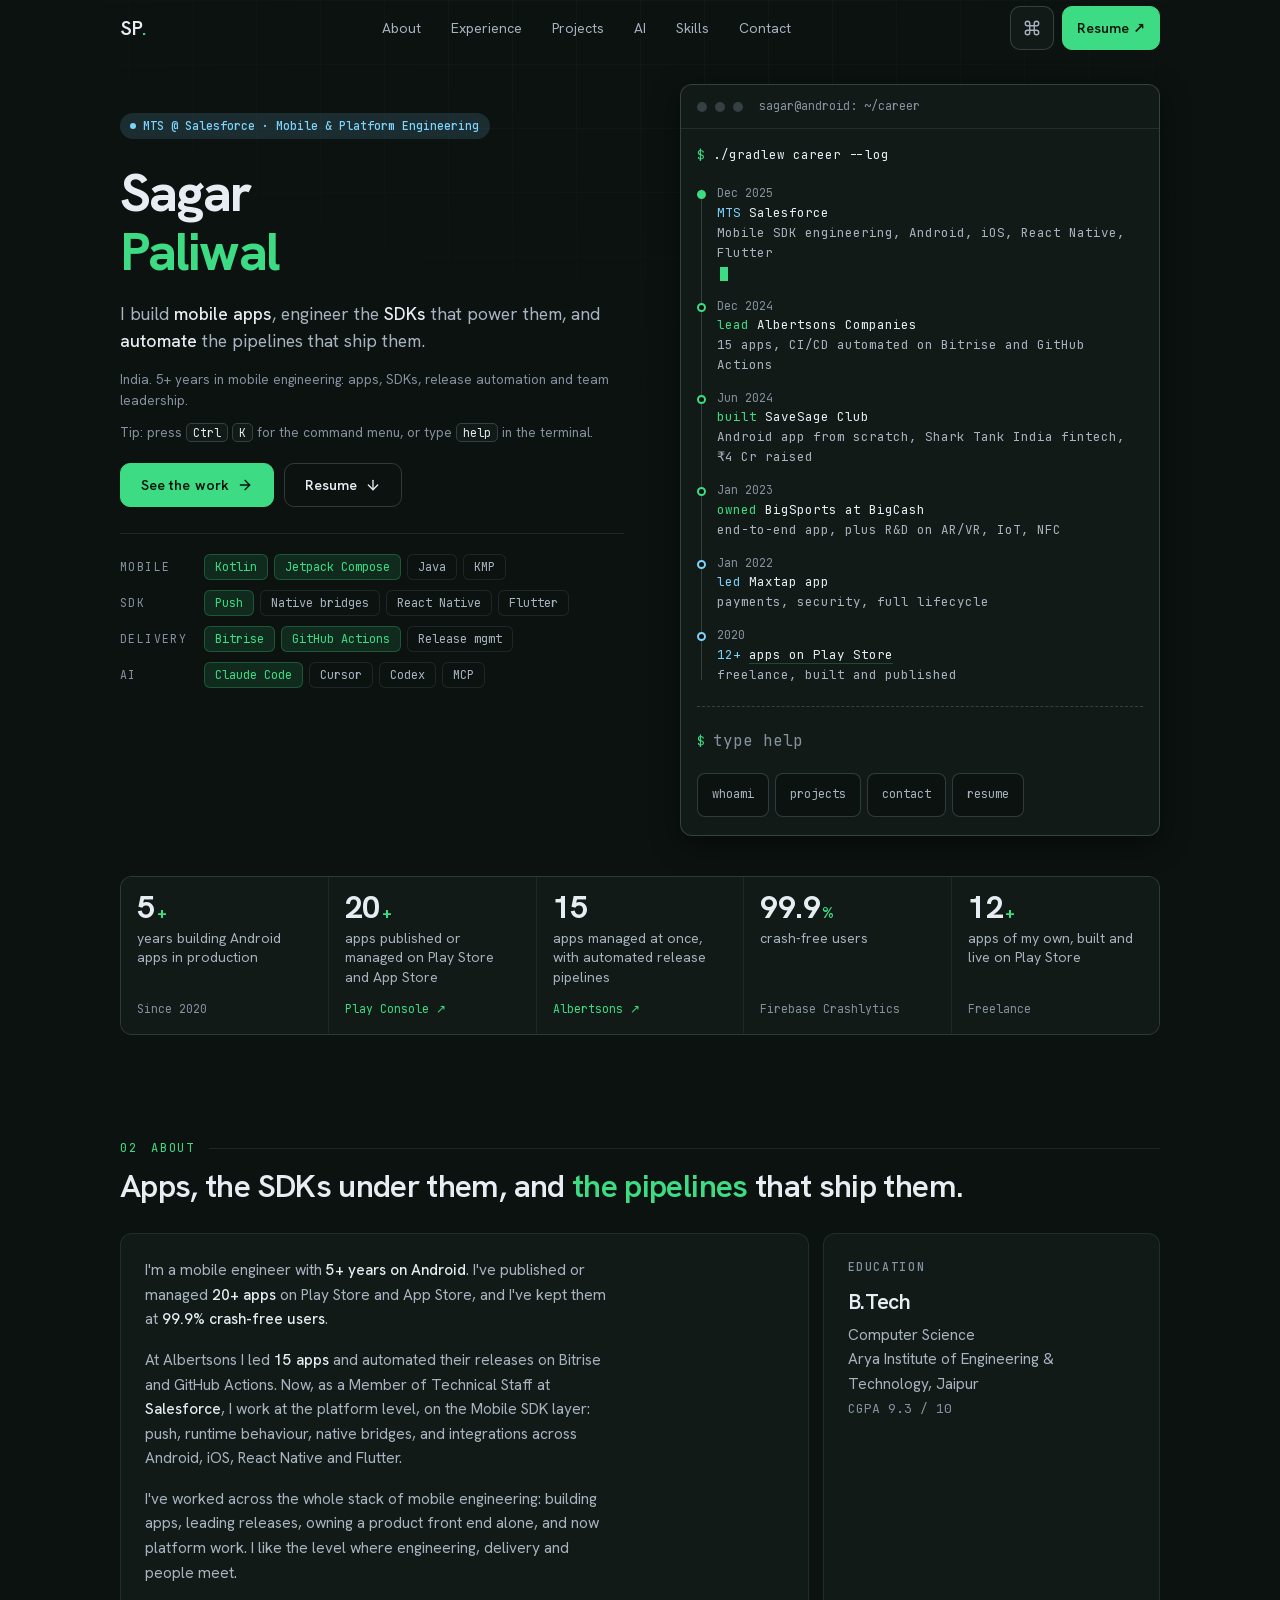
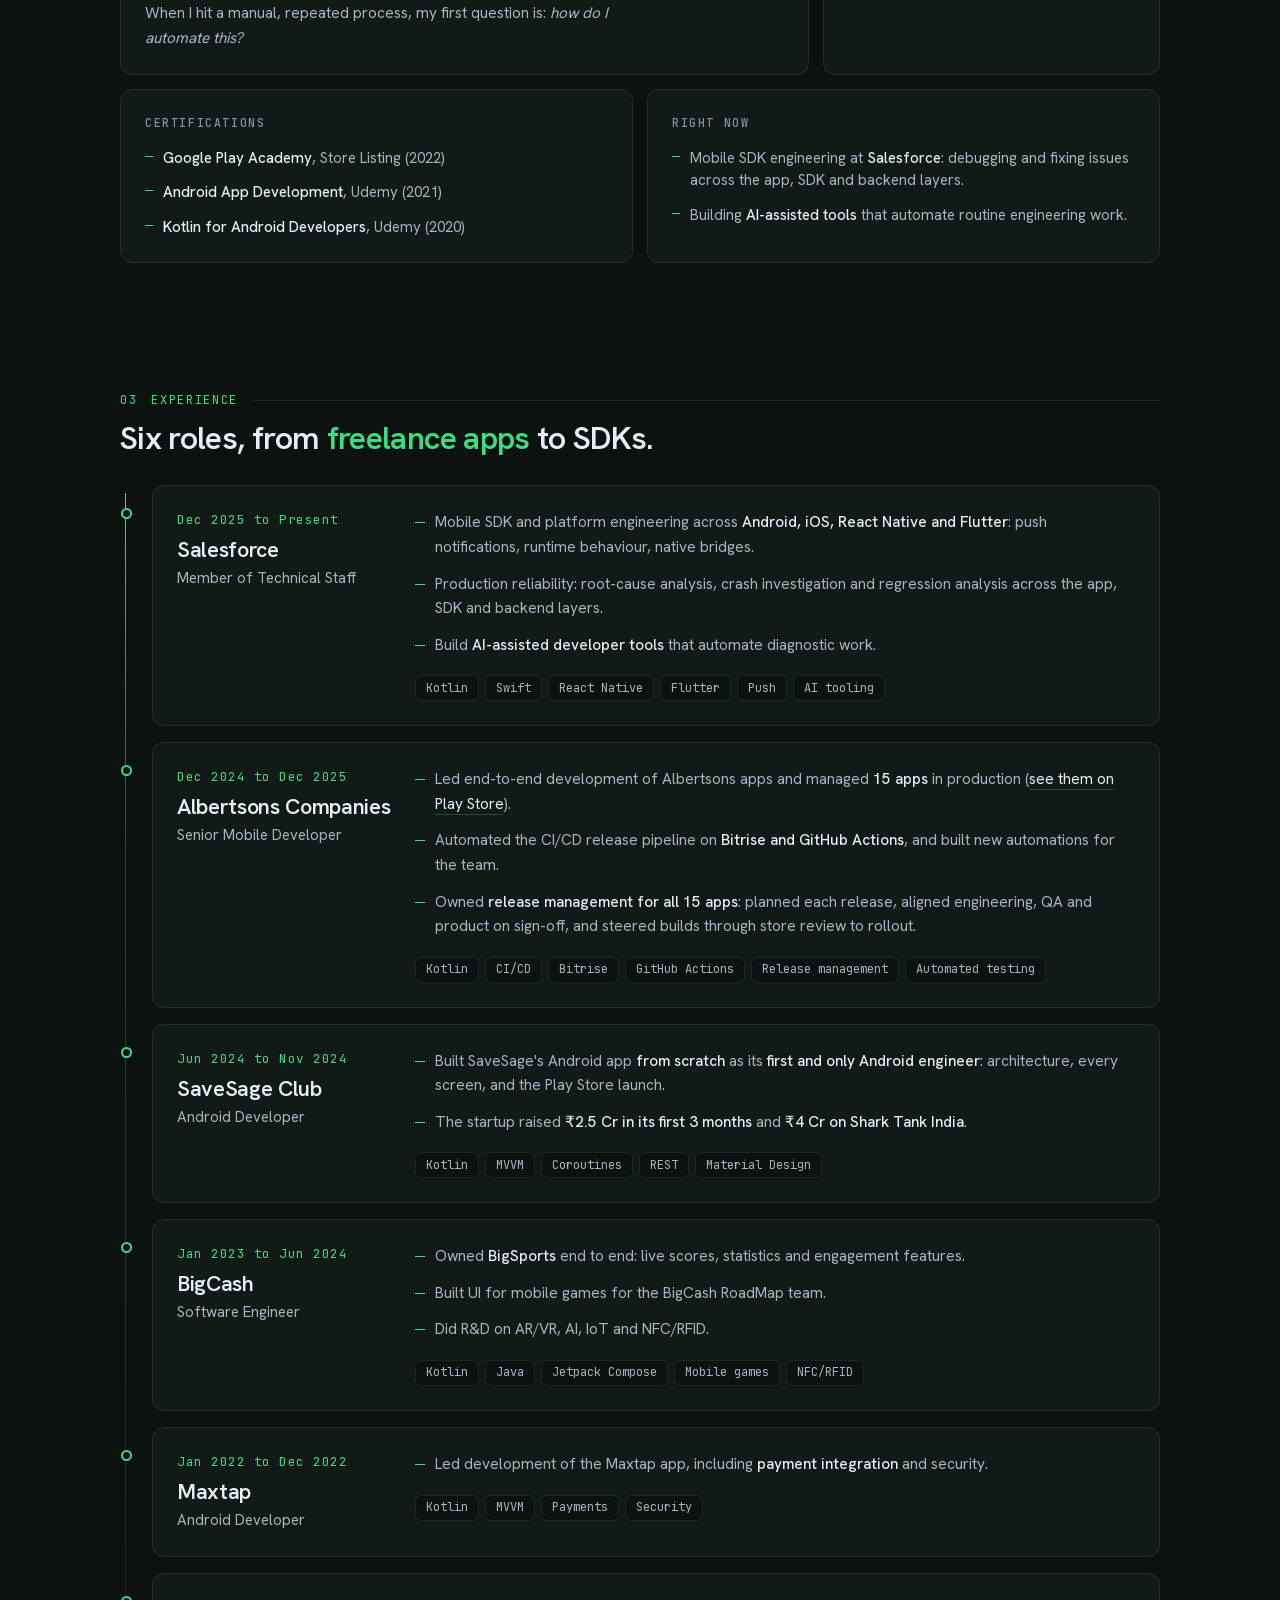
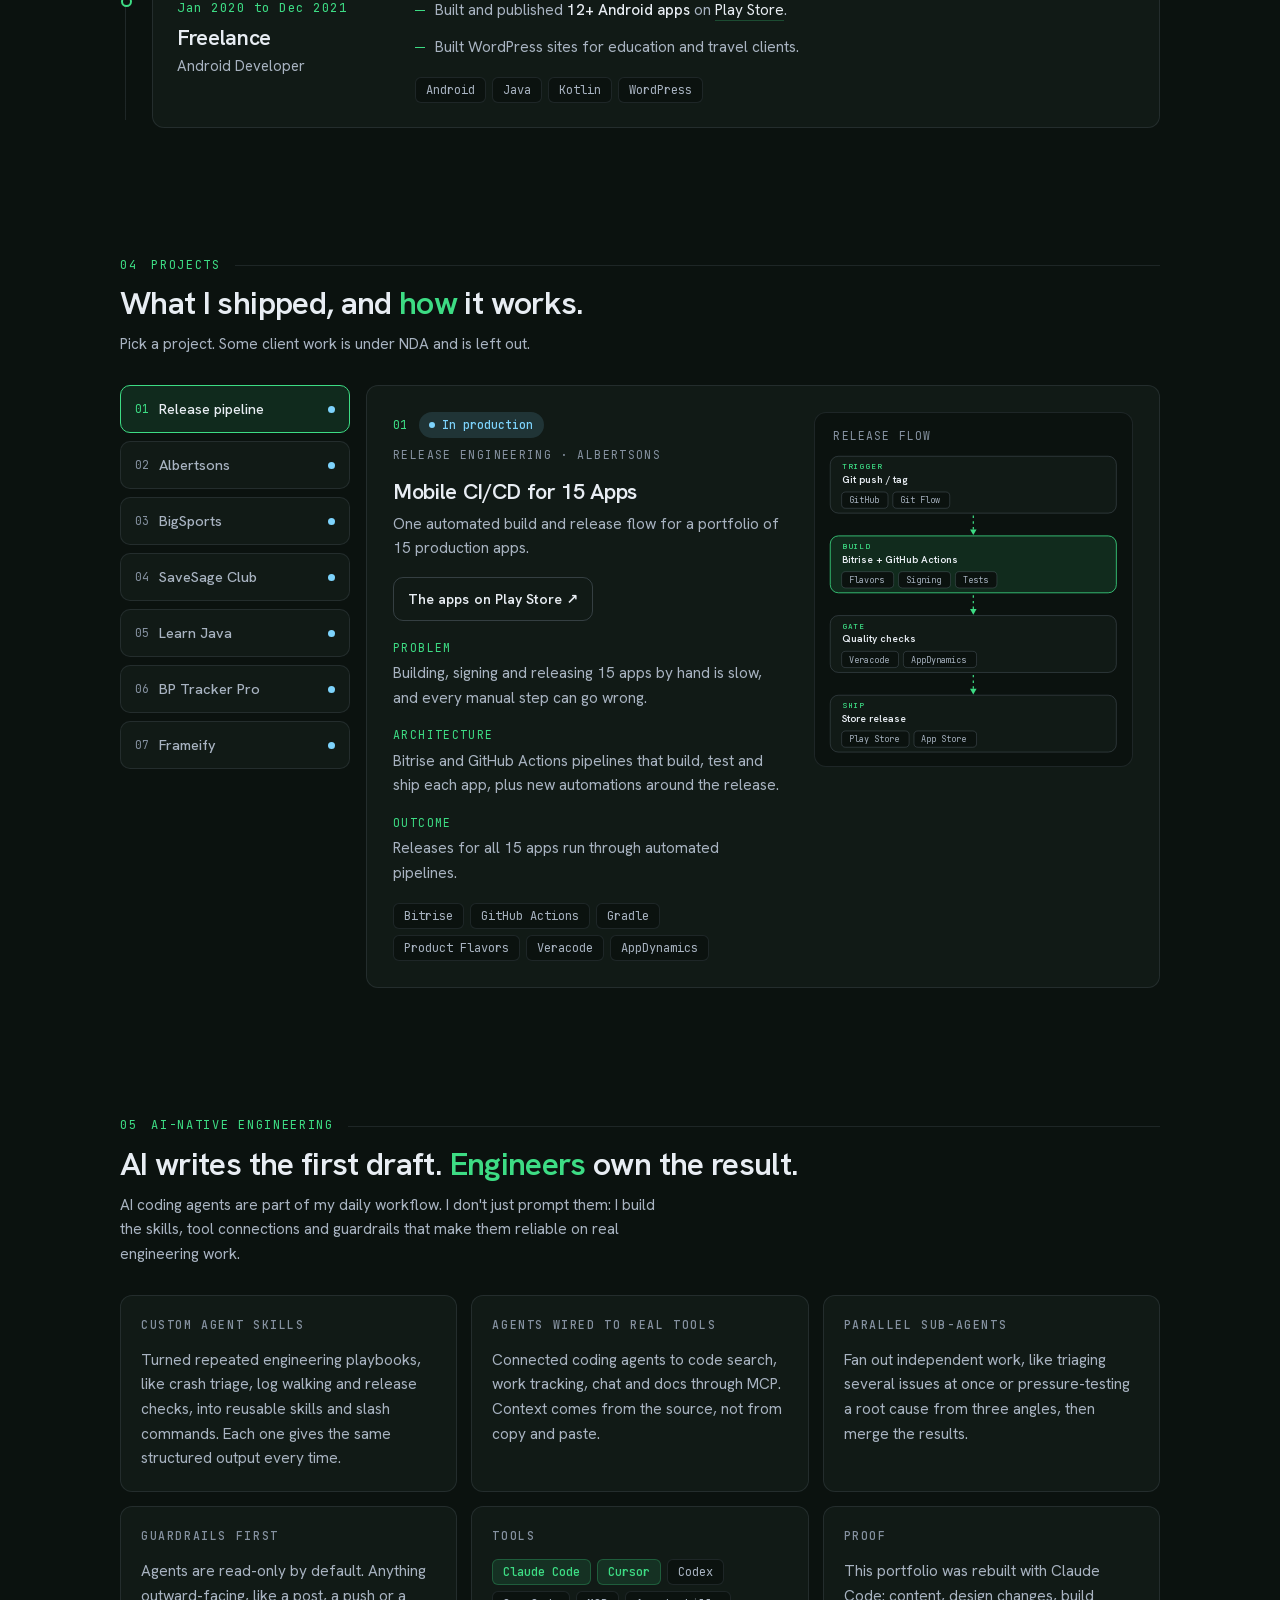
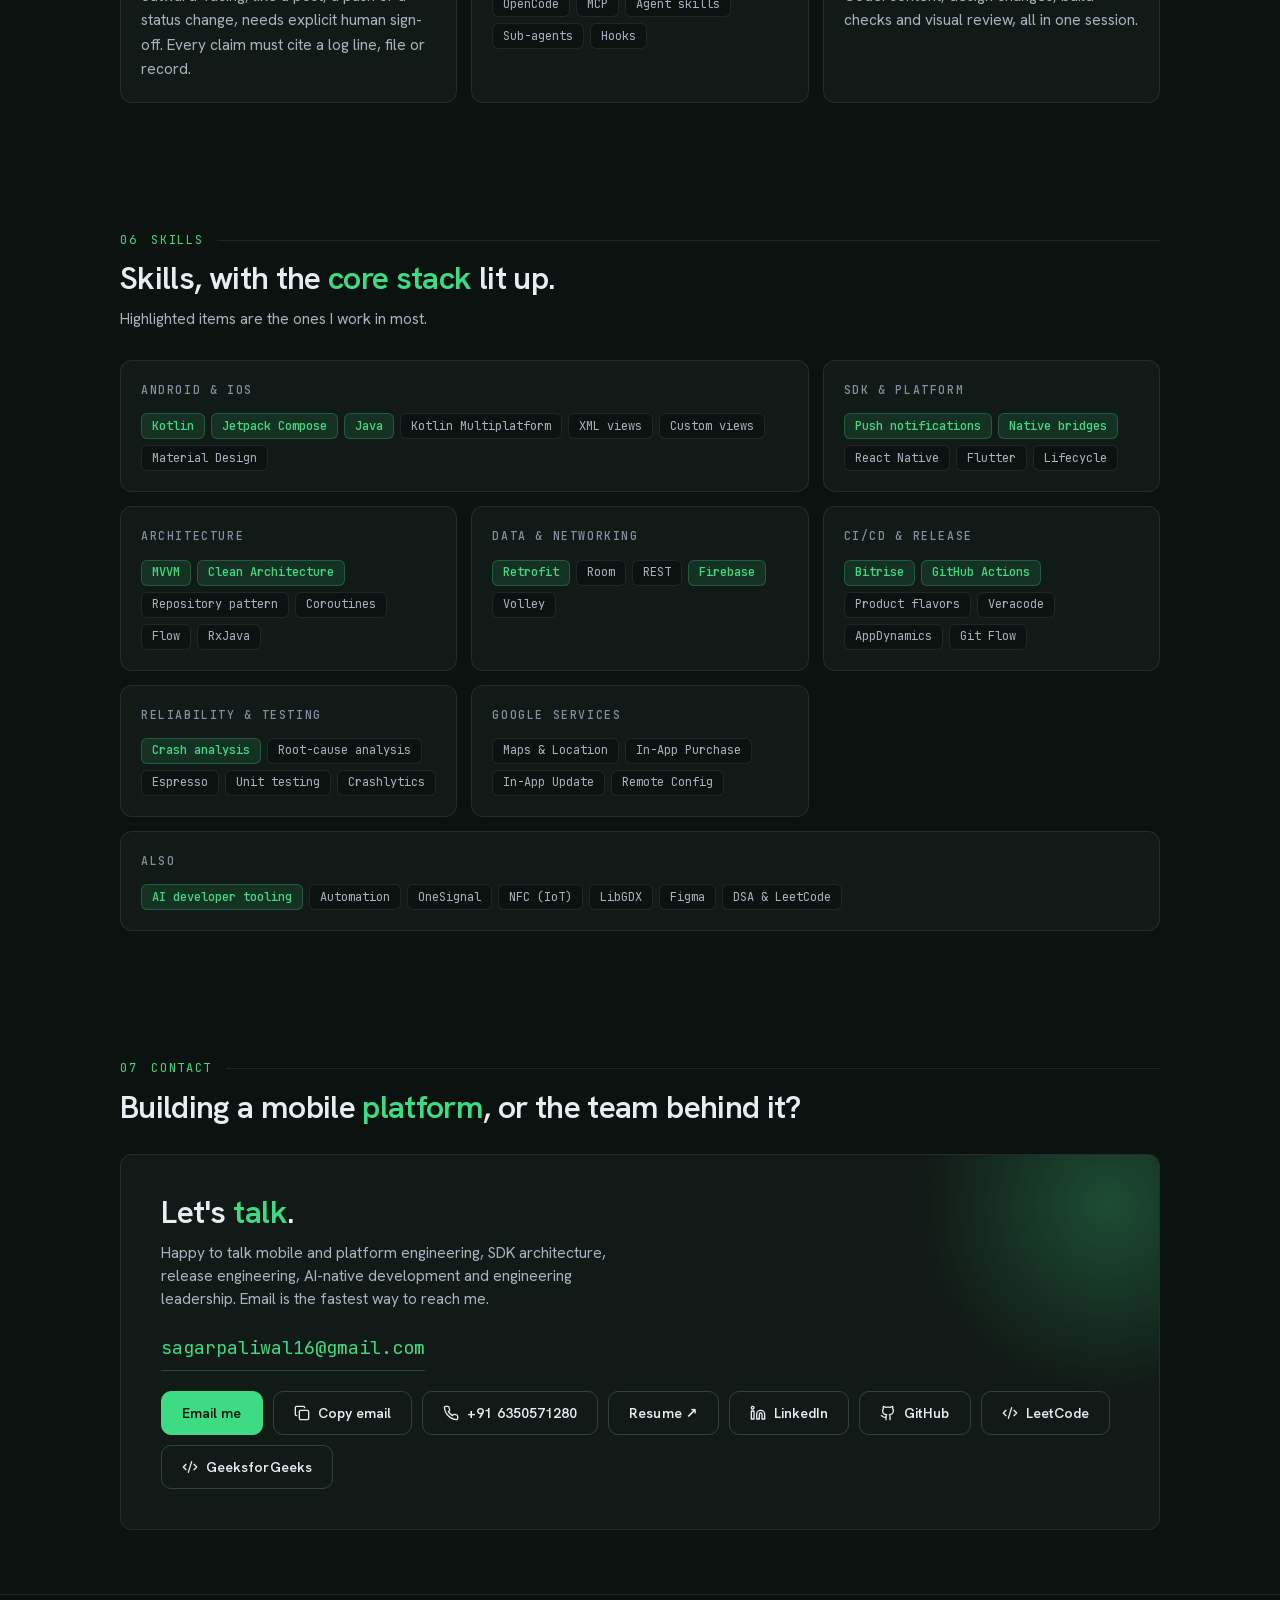
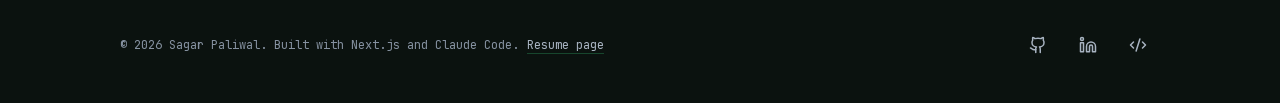
<file: index.html>
<!DOCTYPE html><html lang="en" class="dark __variable_fd3dff __variable_a3cc63"><head><meta charSet="utf-8"/><meta name="viewport" content="width=device-width, initial-scale=1, viewport-fit=cover"/><link rel="preload" href="/_next/static/media/313510e2713fb214-s.p.woff2" as="font" crossorigin="" type="font/woff2"/><link rel="preload" href="/_next/static/media/558ca1a6aa3cb55e-s.p.woff2" as="font" crossorigin="" type="font/woff2"/><link rel="stylesheet" href="/_next/static/css/bfebde2e531cbcb8.css" crossorigin="" data-precedence="next"/><link rel="preload" as="script" fetchPriority="low" href="/_next/static/chunks/webpack-6226e3e0d04cdab1.js" crossorigin=""/><script src="/_next/static/chunks/fd9d1056-b74db6df6912cd76.js" async="" crossorigin=""></script><script src="/_next/static/chunks/69-42178cd253e9b801.js" async="" crossorigin=""></script><script src="/_next/static/chunks/main-app-b4df05b5a290faa2.js" async="" crossorigin=""></script><script src="/_next/static/chunks/250-4f18ac7f5599d7cb.js" async=""></script><script src="/_next/static/chunks/app/page-8f70963dc24379ea.js" async=""></script><script src="/_next/static/chunks/app/not-found-3e463604eac4d68f.js" async=""></script><script src="/_next/static/chunks/app/layout-1eb538846985e8c0.js" async=""></script><script src="/_next/static/chunks/app/error-092b7147260980c0.js" async=""></script><script src="/_next/static/chunks/app/global-error-ac0f43093ec55572.js" async=""></script><meta name="theme-color" content="#0b120f"/><title>Sagar Paliwal | Mobile &amp; Platform Engineer</title><meta name="description" content="Member of Technical Staff at Salesforce. Mobile and platform engineer: 5+ years, 20+ apps shipped, 99.9% crash-free, release management for 15 apps, and AI-native engineering with Claude Code."/><meta name="author" content="Sagar Paliwal"/><meta name="keywords" content="Mobile Engineer,Platform Engineering,Android,Mobile SDK,Release Management,AI-native engineering,Claude Code,Kotlin,Jetpack Compose,CI/CD,Bitrise,Salesforce,Sagar Paliwal"/><meta name="robots" content="index, follow"/><meta property="og:title" content="Sagar Paliwal | Mobile &amp; Platform Engineer"/><meta property="og:description" content="Member of Technical Staff at Salesforce. Mobile and platform engineer: 5+ years, 20+ apps shipped, 99.9% crash-free, release management for 15 apps, and AI-native engineering with Claude Code."/><meta property="og:site_name" content="Sagar Paliwal"/><meta property="og:locale" content="en_IN"/><meta property="og:image:alt" content="Sagar Paliwal, Android and Mobile SDK Engineer"/><meta property="og:image:type" content="image/png"/><meta property="og:image" content="https://sagarpaliwal111.github.io/opengraph-image?fe7928e5c1180e8b"/><meta property="og:image:width" content="1200"/><meta property="og:image:height" content="630"/><meta property="og:type" content="website"/><meta name="twitter:card" content="summary_large_image"/><meta name="twitter:title" content="Sagar Paliwal | Mobile &amp; Platform Engineer"/><meta name="twitter:description" content="Member of Technical Staff at Salesforce. Mobile and platform engineer: 5+ years, 20+ apps shipped, 99.9% crash-free, release management for 15 apps, and AI-native engineering with Claude Code."/><meta name="twitter:image:alt" content="Sagar Paliwal, Android and Mobile SDK Engineer"/><meta name="twitter:image:type" content="image/png"/><meta name="twitter:image" content="https://sagarpaliwal111.github.io/twitter-image?6f2205cb3db16831"/><meta name="twitter:image:width" content="1200"/><meta name="twitter:image:height" content="630"/><link rel="icon" href="/icon.svg?e1598b8cc4553a0f" type="image/svg+xml" sizes="any"/><meta name="next-size-adjust"/><script>(function(){var r=document.documentElement;r.classList.remove('light');r.classList.add('dark');})();</script><script src="/_next/static/chunks/polyfills-c67a75d1b6f99dc8.js" crossorigin="" noModule=""></script></head><body><a href="#main-content" class="skip-link">Skip to main content</a><script>!function(){var d=document.documentElement,c=d.classList;c.remove('light','dark');c.add('dark')}()</script><div class="page-bg" aria-hidden="true"></div><div id="cursor-spotlight" aria-hidden="true"></div><div class="progress" aria-hidden="true"></div><header class="nav" data-scrolled="false"><div class="wrap nav-inner"><a href="#hero" class="nav-logo" aria-label="Sagar Paliwal, back to top">SP<span>.</span></a><nav aria-label="Primary" class="nav-links"><a href="#about" class="nav-link">About</a><a href="#experience" class="nav-link">Experience</a><a href="#projects" class="nav-link">Projects</a><a href="#ai" class="nav-link">AI</a><a href="#skills" class="nav-link">Skills</a><a href="#contact" class="nav-link">Contact</a></nav><div class="nav-tools"><button type="button" class="icon-btn" aria-label="Open command menu" title="Command menu (Ctrl K)"><svg xmlns="http://www.w3.org/2000/svg" width="18" height="18" viewBox="0 0 24 24" fill="none" stroke="currentColor" stroke-width="1.8" stroke-linecap="round" stroke-linejoin="round" class="lucide lucide-command " aria-hidden="true"><path d="M15 6v12a3 3 0 1 0 3-3H6a3 3 0 1 0 3 3V6a3 3 0 1 0-3 3h12a3 3 0 1 0-3-3"></path></svg></button><a href="/Sagar_Paliwal_Resume.pdf" target="_blank" rel="noopener noreferrer" class="btn btn--primary btn--sm nav-resume">Resume ↗</a><button type="button" class="icon-btn nav-burger" aria-expanded="false" aria-controls="mobile-menu" aria-label="Open menu"><svg xmlns="http://www.w3.org/2000/svg" width="20" height="20" viewBox="0 0 24 24" fill="none" stroke="currentColor" stroke-width="1.8" stroke-linecap="round" stroke-linejoin="round" class="lucide lucide-menu " aria-hidden="true"><line x1="4" x2="20" y1="12" y2="12"></line><line x1="4" x2="20" y1="6" y2="6"></line><line x1="4" x2="20" y1="18" y2="18"></line></svg></button></div></div></header><main id="main-content"><section id="hero" class="hero"><div class="wrap"><div class="hero-grid"><div style="min-width:0"><p class="pill fade-in" data-status="live" style="margin-bottom:26px">MTS @ Salesforce · Mobile &amp; Platform Engineering</p><h1 class="hero-name"><span class="line"><span>Sagar</span></span><span class="line"><span>Paliwal</span></span></h1><p class="hero-pitch fade-in d1">I build <strong>mobile apps</strong>, engineer the <strong>SDKs</strong> that power them, and <strong>automate</strong> the pipelines that ship them.</p><p class="hero-meta fade-in d2">India. 5+ years in mobile engineering: apps, SDKs, release automation and team leadership.</p><p class="hero-tip fade-in d2" aria-hidden="true">Tip: press <kbd>Ctrl</kbd> <kbd>K</kbd> for the command menu, or type <kbd>help</kbd> in the terminal.</p><div class="hero-cta fade-in d3"><span class="magnetic"><a href="#projects" class="btn btn--primary">See the work <svg xmlns="http://www.w3.org/2000/svg" width="16" height="16" viewBox="0 0 24 24" fill="none" stroke="currentColor" stroke-width="2" stroke-linecap="round" stroke-linejoin="round" class="lucide lucide-arrow-right " aria-hidden="true"><path d="M5 12h14"></path><path d="m12 5 7 7-7 7"></path></svg></a></span><a href="/Sagar_Paliwal_Resume.pdf" target="_blank" rel="noopener noreferrer" class="btn">Resume <svg xmlns="http://www.w3.org/2000/svg" width="16" height="16" viewBox="0 0 24 24" fill="none" stroke="currentColor" stroke-width="2" stroke-linecap="round" stroke-linejoin="round" class="lucide lucide-arrow-down " aria-hidden="true"><path d="M12 5v14"></path><path d="m19 12-7 7-7-7"></path></svg></a></div><dl class="hero-stack fade-in d3"><div><dt>Mobile</dt><dd><span class="chip chip--accent">Kotlin</span><span class="chip chip--accent">Jetpack Compose</span><span class="chip">Java</span><span class="chip">KMP</span></dd></div><div><dt>SDK</dt><dd><span class="chip chip--accent">Push</span><span class="chip">Native bridges</span><span class="chip">React Native</span><span class="chip">Flutter</span></dd></div><div><dt>Delivery</dt><dd><span class="chip chip--accent">Bitrise</span><span class="chip chip--accent">GitHub Actions</span><span class="chip">Release mgmt</span></dd></div><div><dt>AI</dt><dd><span class="chip chip--accent">Claude Code</span><span class="chip">Cursor</span><span class="chip">Codex</span><span class="chip">MCP</span></dd></div></dl></div><figure class="term fade-in d2" aria-label="Career log"><div class="term-bar"><i></i><i></i><i></i><b>sagar@android: ~/career</b></div><div class="term-body"><p class="term-cmd"><span class="p">$</span> ./gradlew career --log</p><ol class="term-log"><li class="term-row" data-kind="now" style="--i:0"><span><span class="term-when">Dec 2025</span><span class="term-what"><span class="ok">MTS</span> Salesforce<span class="sub">Mobile SDK engineering, Android, iOS, React Native, Flutter</span><span class="cursor" aria-hidden="true"></span></span></span></li><li class="term-row" data-kind="ship" style="--i:1"><span><span class="term-when">Dec 2024</span><span class="term-what"><em>lead</em> Albertsons Companies<span class="sub">15 apps, CI/CD automated on Bitrise and GitHub Actions</span></span></span></li><li class="term-row" data-kind="ship" style="--i:2"><span><span class="term-when">Jun 2024</span><span class="term-what"><em>built</em> SaveSage Club<span class="sub">Android app from scratch, Shark Tank India fintech, ₹4 Cr raised</span></span></span></li><li class="term-row" data-kind="ship" style="--i:3"><span><span class="term-when">Jan 2023</span><span class="term-what"><em>owned</em> BigSports at BigCash<span class="sub">end-to-end app, plus R&amp;D on AR/VR, IoT, NFC</span></span></span></li><li class="term-row" data-kind="live" style="--i:4"><span><span class="term-when">Jan 2022</span><span class="term-what"><span class="ok">led</span> Maxtap app<span class="sub">payments, security, full lifecycle</span></span></span></li><li class="term-row" data-kind="live" style="--i:5"><span><span class="term-when">2020</span><span class="term-what"><span class="ok">12+</span> <a href="https://play.google.com/store/apps/developer?id=AppStraa" target="_blank" rel="noopener noreferrer">apps on Play Store</a><span class="sub">freelance, built and published</span></span></span></li></ol></div></figure></div><ul class="evidence fade-in d3" aria-label="Results at a glance"><li class="ev"><span class="ev-num">5<small>+</small></span><span class="ev-label">years building Android apps in production</span><span class="ev-src">Since 2020</span></li><li class="ev"><span class="ev-num">20<small>+</small></span><span class="ev-label">apps published or managed on Play Store and App Store</span><a class="ev-src" href="https://play.google.com/store/apps/developer?id=AppStraa" target="_blank" rel="noopener noreferrer">Play Console<!-- --> ↗</a></li><li class="ev"><span class="ev-num">15</span><span class="ev-label">apps managed at once, with automated release pipelines</span><a class="ev-src" href="https://play.google.com/store/apps/developer?id=Albertsons+Companies,+Inc." target="_blank" rel="noopener noreferrer">Albertsons<!-- --> ↗</a></li><li class="ev"><span class="ev-num">99.9<small>%</small></span><span class="ev-label">crash-free users</span><span class="ev-src">Firebase Crashlytics</span></li><li class="ev"><span class="ev-num">12<small>+</small></span><span class="ev-label">apps of my own, built and live on Play Store</span><span class="ev-src">Freelance</span></li></ul></div></section><section id="about" class="section"><div class="wrap"><header class="sec-head rise"><p class="sec-index"><span>02</span><span>About</span></p><h2 class="sec-title">Apps, the SDKs under them, and <em>the pipelines</em> that ship them.</h2></header><div class="bento"><div class="card b-bio rise"><p>I&#x27;m a mobile engineer with <strong>5+ years on Android</strong>. I&#x27;ve published or managed <strong>20+ apps</strong> on Play Store and App Store, and I&#x27;ve kept them at <strong>99.9% crash-free users</strong>.</p><p>At Albertsons I led <strong>15 apps</strong> and automated their releases on Bitrise and GitHub Actions. Now, as a Member of Technical Staff at <strong>Salesforce</strong>, I work at the platform level, on the Mobile SDK layer: push, runtime behaviour, native bridges, and integrations across Android, iOS, React Native and Flutter.</p><p>I&#x27;ve worked across the whole stack of mobile engineering: building apps, leading releases, owning a product front end alone, and now platform work. I like the level where engineering, delivery and people meet.</p><p>When I hit a manual, repeated process, my first question is: <em>how do I automate this?</em></p></div><div class="card b-edu rise"><h3>Education</h3><p class="stat-big">B.Tech</p><p style="margin-top:10px;color:var(--ink-2)">Computer Science<br/>Arya Institute of Engineering &amp; Technology, Jaipur<br/><span class="mono" style="font-size:13px;color:var(--ink-3)">CGPA 9.3 / 10</span></p></div><div class="card b-rec rise"><h3>Certifications</h3><ul class="plain-list"><li><b>Google Play Academy</b>, Store Listing (2022)</li><li><b>Android App Development</b>, Udemy (2021)</li><li><b>Kotlin for Android Developers</b>, Udemy (2020)</li></ul></div><div class="card b-now rise"><h3>Right now</h3><ul class="plain-list"><li>Mobile SDK engineering at <b>Salesforce</b>: debugging and fixing issues across the app, SDK and backend layers.</li><li>Building <b>AI-assisted tools</b> that automate routine engineering work.</li></ul></div></div></div></section><section id="experience" class="section"><div class="wrap"><header class="sec-head rise"><p class="sec-index"><span>03</span><span>Experience</span></p><h2 class="sec-title">Six roles, from <em>freelance apps</em> to SDKs.</h2></header><div class="timeline"><div class="rail-fill" aria-hidden="true"></div><article class="card role rise"><div><p class="role-when">Dec 2025 to Present</p><h3 class="role-co">Salesforce</h3><p class="role-title">Member of Technical Staff</p></div><div><ul class="role-pts"><li>Mobile SDK and platform engineering across <b>Android, iOS, React Native and Flutter</b>: push notifications, runtime behaviour, native bridges.</li><li>Production reliability: root-cause analysis, crash investigation and regression analysis across the app, SDK and backend layers.</li><li>Build <b>AI-assisted developer tools</b> that automate diagnostic work.</li></ul><div class="chip-row"><span class="chip">Kotlin</span><span class="chip">Swift</span><span class="chip">React Native</span><span class="chip">Flutter</span><span class="chip">Push</span><span class="chip">AI tooling</span></div></div></article><article class="card role rise"><div><p class="role-when">Dec 2024 to Dec 2025</p><h3 class="role-co">Albertsons Companies</h3><p class="role-title">Senior Mobile Developer</p></div><div><ul class="role-pts"><li>Led end-to-end development of Albertsons apps and managed <b>15 apps</b> in production (<a href="https://play.google.com/store/apps/developer?id=Albertsons+Companies,+Inc." target="_blank" rel="noopener noreferrer" class="link-inline">see them on Play Store</a>).</li><li>Automated the CI/CD release pipeline on <b>Bitrise and GitHub Actions</b>, and built new automations for the team.</li><li>Owned <b>release management for all 15 apps</b>: planned each release, aligned engineering, QA and product on sign-off, and steered builds through store review to rollout.</li></ul><div class="chip-row"><span class="chip">Kotlin</span><span class="chip">CI/CD</span><span class="chip">Bitrise</span><span class="chip">GitHub Actions</span><span class="chip">Release management</span><span class="chip">Automated testing</span></div></div></article><article class="card role rise"><div><p class="role-when">Jun 2024 to Nov 2024</p><h3 class="role-co">SaveSage Club</h3><p class="role-title">Android Developer</p></div><div><ul class="role-pts"><li>Built SaveSage&#x27;s Android app <b>from scratch</b> as its <b>first and only Android engineer</b>: architecture, every screen, and the Play Store launch.</li><li>The startup raised <b>₹2.5 Cr in its first 3 months</b> and <b>₹4 Cr on Shark Tank India</b>.</li></ul><div class="chip-row"><span class="chip">Kotlin</span><span class="chip">MVVM</span><span class="chip">Coroutines</span><span class="chip">REST</span><span class="chip">Material Design</span></div></div></article><article class="card role rise"><div><p class="role-when">Jan 2023 to Jun 2024</p><h3 class="role-co">BigCash</h3><p class="role-title">Software Engineer</p></div><div><ul class="role-pts"><li>Owned <b>BigSports</b> end to end: live scores, statistics and engagement features.</li><li>Built UI for mobile games for the BigCash RoadMap team.</li><li>Did R&amp;D on AR/VR, AI, IoT and NFC/RFID.</li></ul><div class="chip-row"><span class="chip">Kotlin</span><span class="chip">Java</span><span class="chip">Jetpack Compose</span><span class="chip">Mobile games</span><span class="chip">NFC/RFID</span></div></div></article><article class="card role rise"><div><p class="role-when">Jan 2022 to Dec 2022</p><h3 class="role-co">Maxtap</h3><p class="role-title">Android Developer</p></div><div><ul class="role-pts"><li>Led development of the Maxtap app, including <b>payment integration</b> and security.</li></ul><div class="chip-row"><span class="chip">Kotlin</span><span class="chip">MVVM</span><span class="chip">Payments</span><span class="chip">Security</span></div></div></article><article class="card role rise"><div><p class="role-when">Jan 2020 to Dec 2021</p><h3 class="role-co">Freelance</h3><p class="role-title">Android Developer</p></div><div><ul class="role-pts"><li>Built and published <b>12+ Android apps</b> on <a href="https://play.google.com/store/apps/developer?id=AppStraa" target="_blank" rel="noopener noreferrer" class="link-inline">Play Store</a>.</li><li>Built WordPress sites for education and travel clients.</li></ul><div class="chip-row"><span class="chip">Android</span><span class="chip">Java</span><span class="chip">Kotlin</span><span class="chip">WordPress</span></div></div></article></div></div></section><section id="projects" class="section"><div class="wrap"><header class="sec-head rise"><p class="sec-index"><span>04</span><span>Projects</span></p><h2 class="sec-title">What I shipped, and <em>how</em> it works.</h2><p class="sec-lede">Pick a project. Some client work is under NDA and is left out.</p></header><div class="explorer rise" role="radiogroup" aria-label="Choose a project"><input type="radio" id="pj-0" class="pj-radio" aria-label="Mobile CI/CD for 15 Apps" name="project" checked=""/><input type="radio" id="pj-1" class="pj-radio" aria-label="Albertsons Delivery &amp; Pickup" name="project"/><input type="radio" id="pj-2" class="pj-radio" aria-label="BigSports" name="project"/><input type="radio" id="pj-3" class="pj-radio" aria-label="SaveSage Club" name="project"/><input type="radio" id="pj-4" class="pj-radio" aria-label="Learn Java App" name="project"/><input type="radio" id="pj-5" class="pj-radio" aria-label="Blood Pressure Tracker Pro" name="project"/><input type="radio" id="pj-6" class="pj-radio" aria-label="Frameify: Suvichar App" name="project"/><div class="pj-list"><label for="pj-0" class="pj-tab"><span class="pj-tab-num">01</span><span class="pj-tab-name">Release pipeline</span><span class="pj-dot" data-status="live" aria-hidden="true"></span></label><label for="pj-1" class="pj-tab"><span class="pj-tab-num">02</span><span class="pj-tab-name">Albertsons</span><span class="pj-dot" data-status="live" aria-hidden="true"></span></label><label for="pj-2" class="pj-tab"><span class="pj-tab-num">03</span><span class="pj-tab-name">BigSports</span><span class="pj-dot" data-status="live" aria-hidden="true"></span></label><label for="pj-3" class="pj-tab"><span class="pj-tab-num">04</span><span class="pj-tab-name">SaveSage Club</span><span class="pj-dot" data-status="live" aria-hidden="true"></span></label><label for="pj-4" class="pj-tab"><span class="pj-tab-num">05</span><span class="pj-tab-name">Learn Java</span><span class="pj-dot" data-status="live" aria-hidden="true"></span></label><label for="pj-5" class="pj-tab"><span class="pj-tab-num">06</span><span class="pj-tab-name">BP Tracker Pro</span><span class="pj-dot" data-status="live" aria-hidden="true"></span></label><label for="pj-6" class="pj-tab"><span class="pj-tab-num">07</span><span class="pj-tab-name">Frameify</span><span class="pj-dot" data-status="live" aria-hidden="true"></span></label></div><div class="card pj-panels"><article id="pj-panel-0" class="pj-panel pj-panel--diagram" aria-label="Mobile CI/CD for 15 Apps"><div><div class="case-meta"><span class="case-num">01</span><span class="pill" data-status="live">In production</span><span class="eyebrow">Release engineering · Albertsons</span></div><h3 class="pj-title">Mobile CI/CD for 15 Apps</h3><p class="case-tag">One automated build and release flow for a portfolio of 15 production apps.</p><div class="chip-row" style="margin-top:16px"><a href="https://play.google.com/store/apps/developer?id=Albertsons+Companies,+Inc." target="_blank" rel="noopener noreferrer" class="btn btn--sm">The apps on Play Store<!-- --> ↗</a></div><dl class="pj-facts"><div><dt>Problem</dt><dd>Building, signing and releasing 15 apps by hand is slow, and every manual step can go wrong.</dd></div><div><dt>Architecture</dt><dd>Bitrise and GitHub Actions pipelines that build, test and ship each app, plus new automations around the release.</dd></div><div><dt>Outcome</dt><dd>Releases for all 15 apps run through automated pipelines.</dd></div></dl><div class="chip-row" style="margin-top:18px"><span class="chip">Bitrise</span><span class="chip">GitHub Actions</span><span class="chip">Gradle</span><span class="chip">Product Flavors</span><span class="chip">Veracode</span><span class="chip">AppDynamics</span></div></div><figure class="diagram"><figcaption>Release flow</figcaption><svg viewBox="0 0 360 372" role="img" aria-label="Release flow: Git push / tag (GitHub, Git Flow), then Bitrise + GitHub Actions (Flavors, Signing, Tests), then Quality checks (Veracode, AppDynamics), then Store release (Play Store, App Store)"><g><rect class="dg-layer" x="4" y="4" width="352" height="70" rx="10"></rect><text class="dg-label" x="18" y="20">TRIGGER</text><text class="dg-title" x="18" y="37">Git push / tag</text><g transform="translate(18, 48)"><rect class="dg-pill" width="57" height="20" rx="5"></rect><text class="dg-item" x="9" y="14">GitHub</text></g><g transform="translate(81, 48)"><rect class="dg-pill" width="70" height="20" rx="5"></rect><text class="dg-item" x="9" y="14">Git Flow</text></g><g><line class="dg-arrow dg-flow" x1="180" y1="77" x2="180" y2="95"></line><path class="dg-head" d="M 176 94 L 184 94 L 180 101 Z"></path></g></g><g><rect class="dg-layer dg-layer--hot" x="4" y="102" width="352" height="70" rx="10"></rect><text class="dg-label" x="18" y="118">BUILD</text><text class="dg-title" x="18" y="135">Bitrise + GitHub Actions</text><g transform="translate(18, 146)"><rect class="dg-pill" width="64" height="20" rx="5"></rect><text class="dg-item" x="9" y="14">Flavors</text></g><g transform="translate(88, 146)"><rect class="dg-pill" width="64" height="20" rx="5"></rect><text class="dg-item" x="9" y="14">Signing</text></g><g transform="translate(158, 146)"><rect class="dg-pill" width="51" height="20" rx="5"></rect><text class="dg-item" x="9" y="14">Tests</text></g><g><line class="dg-arrow dg-flow" x1="180" y1="175" x2="180" y2="193"></line><path class="dg-head" d="M 176 192 L 184 192 L 180 199 Z"></path></g></g><g><rect class="dg-layer" x="4" y="200" width="352" height="70" rx="10"></rect><text class="dg-label" x="18" y="216">GATE</text><text class="dg-title" x="18" y="233">Quality checks</text><g transform="translate(18, 244)"><rect class="dg-pill" width="70" height="20" rx="5"></rect><text class="dg-item" x="9" y="14">Veracode</text></g><g transform="translate(94, 244)"><rect class="dg-pill" width="90" height="20" rx="5"></rect><text class="dg-item" x="9" y="14">AppDynamics</text></g><g><line class="dg-arrow dg-flow" x1="180" y1="273" x2="180" y2="291"></line><path class="dg-head" d="M 176 290 L 184 290 L 180 297 Z"></path></g></g><g><rect class="dg-layer" x="4" y="298" width="352" height="70" rx="10"></rect><text class="dg-label" x="18" y="314">SHIP</text><text class="dg-title" x="18" y="331">Store release</text><g transform="translate(18, 342)"><rect class="dg-pill" width="83" height="20" rx="5"></rect><text class="dg-item" x="9" y="14">Play Store</text></g><g transform="translate(107, 342)"><rect class="dg-pill" width="77" height="20" rx="5"></rect><text class="dg-item" x="9" y="14">App Store</text></g></g></svg></figure></article><article id="pj-panel-1" class="pj-panel" aria-label="Albertsons Delivery &amp; Pickup"><div><div class="case-meta"><span class="case-num">02</span><span class="pill" data-status="live">Live<!-- --> · Play Store</span><span class="eyebrow">Retail · Grocery</span></div><h3 class="pj-title">Albertsons Delivery &amp; Pickup</h3><p class="case-tag">Grocery delivery and pickup app. I was a lead developer on it.</p><div class="chip-row" style="margin-top:16px"><a href="https://play.google.com/store/apps/details?id=com.safeway.client.android.albertsons" target="_blank" rel="noopener noreferrer" class="btn btn--primary btn--sm"><svg xmlns="http://www.w3.org/2000/svg" width="15" height="15" viewBox="0 0 24 24" fill="none" stroke="currentColor" stroke-width="2" stroke-linecap="round" stroke-linejoin="round" class="lucide lucide-external-link " aria-hidden="true"><path d="M15 3h6v6"></path><path d="M10 14 21 3"></path><path d="M18 13v6a2 2 0 0 1-2 2H5a2 2 0 0 1-2-2V8a2 2 0 0 1 2-2h6"></path></svg> Install</a></div><dl class="pj-facts"><div><dt>Problem</dt><dd>Customers order groceries for delivery or pickup from their phones.</dd></div><div><dt>Architecture</dt><dd>Kotlin and MVVM, with releases on automated CI/CD.</dd></div><div><dt>Outcome</dt><dd>Lead developer on a live retail app.</dd></div></dl><div class="chip-row" style="margin-top:18px"><span class="chip">Kotlin</span><span class="chip">MVVM</span><span class="chip">CI/CD</span></div></div></article><article id="pj-panel-2" class="pj-panel pj-panel--diagram" aria-label="BigSports"><div><div class="case-meta"><span class="case-num">03</span><span class="pill" data-status="live">Live<!-- --> · 2023 to 2024</span><span class="eyebrow">Sports · BigCash</span></div><h3 class="pj-title">BigSports</h3><p class="case-tag">Live scores, stats and engagement features. I owned the app end to end.</p><dl class="pj-facts"><div><dt>Problem</dt><dd>Sports fans want live scores and stats in one place.</dd></div><div><dt>Architecture</dt><dd>Kotlin and Jetpack Compose over REST APIs.</dd></div><div><dt>Outcome</dt><dd>Owned development and ongoing releases.</dd></div></dl><div class="chip-row" style="margin-top:18px"><span class="chip">Kotlin</span><span class="chip">Jetpack Compose</span><span class="chip">REST API</span></div></div><figure class="diagram"><figcaption>App architecture</figcaption><svg viewBox="0 0 360 342" role="img" aria-label="App architecture: Jetpack Compose (Live scores, Stats), then ViewModel + Flow (MVVM), then Repository (Retrofit, Room), then REST API"><g><rect class="dg-layer" x="4" y="4" width="352" height="70" rx="10"></rect><text class="dg-label" x="18" y="20">UI</text><text class="dg-title" x="18" y="37">Jetpack Compose</text><g transform="translate(18, 48)"><rect class="dg-pill" width="90" height="20" rx="5"></rect><text class="dg-item" x="9" y="14">Live scores</text></g><g transform="translate(114, 48)"><rect class="dg-pill" width="51" height="20" rx="5"></rect><text class="dg-item" x="9" y="14">Stats</text></g><g><line class="dg-arrow dg-flow" x1="180" y1="77" x2="180" y2="95"></line><path class="dg-head" d="M 176 94 L 184 94 L 180 101 Z"></path></g></g><g><rect class="dg-layer dg-layer--hot" x="4" y="102" width="352" height="70" rx="10"></rect><text class="dg-label" x="18" y="118">STATE</text><text class="dg-title" x="18" y="135">ViewModel + Flow</text><g transform="translate(18, 146)"><rect class="dg-pill" width="44" height="20" rx="5"></rect><text class="dg-item" x="9" y="14">MVVM</text></g><g><line class="dg-arrow dg-flow" x1="180" y1="175" x2="180" y2="193"></line><path class="dg-head" d="M 176 192 L 184 192 L 180 199 Z"></path></g></g><g><rect class="dg-layer" x="4" y="200" width="352" height="70" rx="10"></rect><text class="dg-label" x="18" y="216">DATA</text><text class="dg-title" x="18" y="233">Repository</text><g transform="translate(18, 244)"><rect class="dg-pill" width="70" height="20" rx="5"></rect><text class="dg-item" x="9" y="14">Retrofit</text></g><g transform="translate(94, 244)"><rect class="dg-pill" width="44" height="20" rx="5"></rect><text class="dg-item" x="9" y="14">Room</text></g><g><line class="dg-arrow dg-flow" x1="180" y1="273" x2="180" y2="291"></line><path class="dg-head" d="M 176 290 L 184 290 L 180 297 Z"></path></g></g><g><rect class="dg-layer" x="4" y="298" width="352" height="40" rx="10"></rect><text class="dg-label" x="18" y="314">BACKEND</text><text class="dg-title" x="18" y="331">REST API</text></g></svg></figure></article><article id="pj-panel-3" class="pj-panel" aria-label="SaveSage Club"><div><div class="case-meta"><span class="case-num">04</span><span class="pill" data-status="live">Live<!-- --> · 2024</span><span class="eyebrow">Fintech · Shark Tank India</span></div><h3 class="pj-title">SaveSage Club</h3><p class="case-tag">Budgets, savings goals and investment insights. I built the Android app from scratch.</p><div class="chip-row" style="margin-top:16px"><a href="https://play.google.com/store/apps/details?id=com.savesage.club" target="_blank" rel="noopener noreferrer" class="btn btn--primary btn--sm"><svg xmlns="http://www.w3.org/2000/svg" width="15" height="15" viewBox="0 0 24 24" fill="none" stroke="currentColor" stroke-width="2" stroke-linecap="round" stroke-linejoin="round" class="lucide lucide-external-link " aria-hidden="true"><path d="M15 3h6v6"></path><path d="M10 14 21 3"></path><path d="M18 13v6a2 2 0 0 1-2 2H5a2 2 0 0 1-2-2V8a2 2 0 0 1 2-2h6"></path></svg> Install</a></div><dl class="pj-facts"><div><dt>Problem</dt><dd>Help people manage budgets, savings goals and investments.</dd></div><div><dt>Architecture</dt><dd>Kotlin, MVVM and Coroutines over REST.</dd></div><div><dt>Outcome</dt><dd>Built from the first line of code to Play Store launch as the only Android engineer. The startup raised ₹2.5 Cr in its first 3 months and ₹4 Cr on Shark Tank India.</dd></div></dl><div class="chip-row" style="margin-top:18px"><span class="chip">Kotlin</span><span class="chip">MVVM</span><span class="chip">Coroutines</span><span class="chip">REST API</span><span class="chip">Material Design</span></div></div></article><article id="pj-panel-4" class="pj-panel" aria-label="Learn Java App"><div><div class="case-meta"><span class="case-num">05</span><span class="pill" data-status="live">Live<!-- --> · Play Store</span><span class="eyebrow">Education · Personal</span></div><h3 class="pj-title">Learn Java App</h3><p class="case-tag">Free Java tutorials with a built-in online compiler.</p><div class="chip-row" style="margin-top:16px"><a href="https://play.google.com/store/apps/details?id=com.sagarpaliwal.learnjavalanguage" target="_blank" rel="noopener noreferrer" class="btn btn--primary btn--sm"><svg xmlns="http://www.w3.org/2000/svg" width="15" height="15" viewBox="0 0 24 24" fill="none" stroke="currentColor" stroke-width="2" stroke-linecap="round" stroke-linejoin="round" class="lucide lucide-external-link " aria-hidden="true"><path d="M15 3h6v6"></path><path d="M10 14 21 3"></path><path d="M18 13v6a2 2 0 0 1-2 2H5a2 2 0 0 1-2-2V8a2 2 0 0 1 2-2h6"></path></svg> Install</a></div><dl class="pj-facts"><div><dt>Problem</dt><dd>Learners need lessons and a place to run code, on their phone.</dd></div><div><dt>Architecture</dt><dd>Step-by-step lessons, with an online compiler for real-time practice.</dd></div><div><dt>Outcome</dt><dd>Live on Play Store.</dd></div></dl><div class="chip-row" style="margin-top:18px"><span class="chip">Kotlin</span><span class="chip">Java</span></div></div></article><article id="pj-panel-5" class="pj-panel" aria-label="Blood Pressure Tracker Pro"><div><div class="case-meta"><span class="case-num">06</span><span class="pill" data-status="live">Live<!-- --> · Play Store</span><span class="eyebrow">Health · Personal</span></div><h3 class="pj-title">Blood Pressure Tracker Pro</h3><p class="case-tag">Log systolic, diastolic and pulse readings, and watch the trends.</p><dl class="pj-facts"><div><dt>Problem</dt><dd>People with high blood pressure need a simple log they will keep using.</dd></div><div><dt>Architecture</dt><dd>Readings with tags, and interactive trend charts.</dd></div><div><dt>Outcome</dt><dd>Live on Play Store.</dd></div></dl><div class="chip-row" style="margin-top:18px"><span class="chip">Kotlin</span><span class="chip">Charts</span><span class="chip">Room</span></div></div></article><article id="pj-panel-6" class="pj-panel" aria-label="Frameify: Suvichar App"><div><div class="case-meta"><span class="case-num">07</span><span class="pill" data-status="live">Live<!-- --> · Play Store</span><span class="eyebrow">Image processing · Personal</span></div><h3 class="pj-title">Frameify: Suvichar App</h3><p class="case-tag">Put your photo, name and title on shareable quote frames.</p><dl class="pj-facts"><div><dt>Problem</dt><dd>Users want personalised quote posters without a design tool.</dd></div><div><dt>Architecture</dt><dd>Custom frame templates and on-device image processing.</dd></div><div><dt>Outcome</dt><dd>Live on Play Store.</dd></div></dl><div class="chip-row" style="margin-top:18px"><span class="chip">Kotlin</span><span class="chip">Image processing</span><span class="chip">Custom views</span></div></div></article></div></div></div></section><section id="ai" class="section"><div class="wrap"><header class="sec-head rise"><p class="sec-index"><span>05</span><span>AI-native engineering</span></p><h2 class="sec-title">AI writes the first draft. <em>Engineers</em> own the result.</h2><p class="sec-lede">AI coding agents are part of my daily workflow. I don&#x27;t just prompt them: I build the skills, tool connections and guardrails that make them reliable on real engineering work.</p></header><div class="skill-grid"><div class="card rise"><h3>Custom agent skills</h3><p style="color:var(--ink-2);line-height:1.6">Turned repeated engineering playbooks, like crash triage, log walking and release checks, into reusable skills and slash commands. Each one gives the same structured output every time.</p></div><div class="card rise"><h3>Agents wired to real tools</h3><p style="color:var(--ink-2);line-height:1.6">Connected coding agents to code search, work tracking, chat and docs through MCP. Context comes from the source, not from copy and paste.</p></div><div class="card rise"><h3>Parallel sub-agents</h3><p style="color:var(--ink-2);line-height:1.6">Fan out independent work, like triaging several issues at once or pressure-testing a root cause from three angles, then merge the results.</p></div><div class="card rise"><h3>Guardrails first</h3><p style="color:var(--ink-2);line-height:1.6">Agents are read-only by default. Anything outward-facing, like a post, a push or a status change, needs explicit human sign-off. Every claim must cite a log line, file or record.</p></div><div class="card rise"><h3>Tools</h3><ul class="chip-row"><li class="chip chip--accent">Claude Code</li><li class="chip chip--accent">Cursor</li><li class="chip">Codex</li><li class="chip">OpenCode</li><li class="chip">MCP</li><li class="chip">Agent skills</li><li class="chip">Sub-agents</li><li class="chip">Hooks</li></ul></div><div class="card rise"><h3>Proof</h3><p style="color:var(--ink-2);line-height:1.6">This portfolio was rebuilt with Claude Code: content, design changes, build checks and visual review, all in one session.</p></div></div></div></section><section id="skills" class="section"><div class="wrap"><header class="sec-head rise"><p class="sec-index"><span>06</span><span>Skills</span></p><h2 class="sec-title">Skills, with the <em>core stack</em> lit up.</h2><p class="sec-lede">Highlighted items are the ones I work in most.</p></header><div class="skill-grid"><div class="card rise skill-wide"><h3>Android &amp; iOS</h3><ul class="chip-row"><li class="chip chip--accent">Kotlin</li><li class="chip chip--accent">Jetpack Compose</li><li class="chip chip--accent">Java</li><li class="chip">Kotlin Multiplatform</li><li class="chip">XML views</li><li class="chip">Custom views</li><li class="chip">Material Design</li></ul></div><div class="card rise"><h3>SDK &amp; platform</h3><ul class="chip-row"><li class="chip chip--accent">Push notifications</li><li class="chip chip--accent">Native bridges</li><li class="chip">React Native</li><li class="chip">Flutter</li><li class="chip">Lifecycle</li></ul></div><div class="card rise"><h3>Architecture</h3><ul class="chip-row"><li class="chip chip--accent">MVVM</li><li class="chip chip--accent">Clean Architecture</li><li class="chip">Repository pattern</li><li class="chip">Coroutines</li><li class="chip">Flow</li><li class="chip">RxJava</li></ul></div><div class="card rise"><h3>Data &amp; networking</h3><ul class="chip-row"><li class="chip chip--accent">Retrofit</li><li class="chip">Room</li><li class="chip">REST</li><li class="chip chip--accent">Firebase</li><li class="chip">Volley</li></ul></div><div class="card rise"><h3>CI/CD &amp; release</h3><ul class="chip-row"><li class="chip chip--accent">Bitrise</li><li class="chip chip--accent">GitHub Actions</li><li class="chip">Product flavors</li><li class="chip">Veracode</li><li class="chip">AppDynamics</li><li class="chip">Git Flow</li></ul></div><div class="card rise"><h3>Reliability &amp; testing</h3><ul class="chip-row"><li class="chip chip--accent">Crash analysis</li><li class="chip">Root-cause analysis</li><li class="chip">Espresso</li><li class="chip">Unit testing</li><li class="chip">Crashlytics</li></ul></div><div class="card rise"><h3>Google services</h3><ul class="chip-row"><li class="chip">Maps &amp; Location</li><li class="chip">In-App Purchase</li><li class="chip">In-App Update</li><li class="chip">Remote Config</li></ul></div><div class="card rise skill-full"><h3>Also</h3><ul class="chip-row"><li class="chip chip--accent">AI developer tooling</li><li class="chip">Automation</li><li class="chip">OneSignal</li><li class="chip">NFC (IoT)</li><li class="chip">LibGDX</li><li class="chip">Figma</li><li class="chip">DSA &amp; LeetCode</li></ul></div></div></div></section><section id="contact" class="section"><div class="wrap"><header class="sec-head rise"><p class="sec-index"><span>07</span><span>Contact</span></p><h2 class="sec-title">Building a mobile <em>platform</em>, or the team behind it?</h2></header><div class="card contact rise"><h2>Let&#x27;s <em>talk</em>.</h2><p>Happy to talk mobile and platform engineering, SDK architecture, release engineering, AI-native development and engineering leadership. Email is the fastest way to reach me.</p><a href="mailto:sagarpaliwal16@gmail.com" class="contact-mail">sagarpaliwal16@gmail.com</a><div class="contact-links"><a href="mailto:sagarpaliwal16@gmail.com?subject=Hello%20from%20your%20portfolio" class="btn btn--primary">Email me</a><button type="button" class="btn" aria-live="polite"><svg xmlns="http://www.w3.org/2000/svg" width="16" height="16" viewBox="0 0 24 24" fill="none" stroke="currentColor" stroke-width="2" stroke-linecap="round" stroke-linejoin="round" class="lucide lucide-copy " aria-hidden="true"><rect width="14" height="14" x="8" y="8" rx="2" ry="2"></rect><path d="M4 16c-1.1 0-2-.9-2-2V4c0-1.1.9-2 2-2h10c1.1 0 2 .9 2 2"></path></svg>Copy email</button><a href="tel:+916350571280" class="btn"><svg xmlns="http://www.w3.org/2000/svg" width="16" height="16" viewBox="0 0 24 24" fill="none" stroke="currentColor" stroke-width="2" stroke-linecap="round" stroke-linejoin="round" class="lucide lucide-phone " aria-hidden="true"><path d="M22 16.92v3a2 2 0 0 1-2.18 2 19.79 19.79 0 0 1-8.63-3.07 19.5 19.5 0 0 1-6-6 19.79 19.79 0 0 1-3.07-8.67A2 2 0 0 1 4.11 2h3a2 2 0 0 1 2 1.72 12.84 12.84 0 0 0 .7 2.81 2 2 0 0 1-.45 2.11L8.09 9.91a16 16 0 0 0 6 6l1.27-1.27a2 2 0 0 1 2.11-.45 12.84 12.84 0 0 0 2.81.7A2 2 0 0 1 22 16.92z"></path></svg> <!-- -->+91 6350571280</a><a href="/Sagar_Paliwal_Resume.pdf" target="_blank" rel="noopener noreferrer" class="btn">Resume ↗</a><a href="https://www.linkedin.com/in/sagar-paliwal/" target="_blank" rel="noopener noreferrer" class="btn"><svg xmlns="http://www.w3.org/2000/svg" width="16" height="16" viewBox="0 0 24 24" fill="none" stroke="currentColor" stroke-width="2" stroke-linecap="round" stroke-linejoin="round" class="lucide lucide-linkedin " aria-hidden="true"><path d="M16 8a6 6 0 0 1 6 6v7h-4v-7a2 2 0 0 0-2-2 2 2 0 0 0-2 2v7h-4v-7a6 6 0 0 1 6-6z"></path><rect width="4" height="12" x="2" y="9"></rect><circle cx="4" cy="4" r="2"></circle></svg> LinkedIn</a><a href="https://github.com/sagarpaliwal111" target="_blank" rel="noopener noreferrer" class="btn"><svg xmlns="http://www.w3.org/2000/svg" width="16" height="16" viewBox="0 0 24 24" fill="none" stroke="currentColor" stroke-width="2" stroke-linecap="round" stroke-linejoin="round" class="lucide lucide-github " aria-hidden="true"><path d="M15 22v-4a4.8 4.8 0 0 0-1-3.5c3 0 6-2 6-5.5.08-1.25-.27-2.48-1-3.5.28-1.15.28-2.35 0-3.5 0 0-1 0-3 1.5-2.64-.5-5.36-.5-8 0C6 2 5 2 5 2c-.3 1.15-.3 2.35 0 3.5A5.403 5.403 0 0 0 4 9c0 3.5 3 5.5 6 5.5-.39.49-.68 1.05-.85 1.65-.17.6-.22 1.23-.15 1.85v4"></path><path d="M9 18c-4.51 2-5-2-7-2"></path></svg> GitHub</a><a href="https://leetcode.com/u/Sagar_Paliwal/" target="_blank" rel="noopener noreferrer" class="btn"><svg xmlns="http://www.w3.org/2000/svg" width="16" height="16" viewBox="0 0 24 24" fill="none" stroke="currentColor" stroke-width="2" stroke-linecap="round" stroke-linejoin="round" class="lucide lucide-code-xml " aria-hidden="true"><path d="m18 16 4-4-4-4"></path><path d="m6 8-4 4 4 4"></path><path d="m14.5 4-5 16"></path></svg> LeetCode</a><a href="https://www.geeksforgeeks.org/profile/sagar_paliwal" target="_blank" rel="noopener noreferrer" class="btn"><svg xmlns="http://www.w3.org/2000/svg" width="16" height="16" viewBox="0 0 24 24" fill="none" stroke="currentColor" stroke-width="2" stroke-linecap="round" stroke-linejoin="round" class="lucide lucide-code-xml " aria-hidden="true"><path d="m18 16 4-4-4-4"></path><path d="m6 8-4 4 4 4"></path><path d="m14.5 4-5 16"></path></svg> GeeksforGeeks</a></div></div></div></section></main><footer class="footer"><div class="wrap footer-in"><p>© 2026 Sagar Paliwal. Built with Next.js and Claude Code.<a class="footer-resume" href="/resume/">Resume page</a></p><div class="footer-links"><a href="https://github.com/sagarpaliwal111" target="_blank" rel="noopener noreferrer" aria-label="GitHub"><svg xmlns="http://www.w3.org/2000/svg" width="18" height="18" viewBox="0 0 24 24" fill="none" stroke="currentColor" stroke-width="2" stroke-linecap="round" stroke-linejoin="round" class="lucide lucide-github " aria-hidden="true"><path d="M15 22v-4a4.8 4.8 0 0 0-1-3.5c3 0 6-2 6-5.5.08-1.25-.27-2.48-1-3.5.28-1.15.28-2.35 0-3.5 0 0-1 0-3 1.5-2.64-.5-5.36-.5-8 0C6 2 5 2 5 2c-.3 1.15-.3 2.35 0 3.5A5.403 5.403 0 0 0 4 9c0 3.5 3 5.5 6 5.5-.39.49-.68 1.05-.85 1.65-.17.6-.22 1.23-.15 1.85v4"></path><path d="M9 18c-4.51 2-5-2-7-2"></path></svg></a><a href="https://www.linkedin.com/in/sagar-paliwal/" target="_blank" rel="noopener noreferrer" aria-label="LinkedIn"><svg xmlns="http://www.w3.org/2000/svg" width="18" height="18" viewBox="0 0 24 24" fill="none" stroke="currentColor" stroke-width="2" stroke-linecap="round" stroke-linejoin="round" class="lucide lucide-linkedin " aria-hidden="true"><path d="M16 8a6 6 0 0 1 6 6v7h-4v-7a2 2 0 0 0-2-2 2 2 0 0 0-2 2v7h-4v-7a6 6 0 0 1 6-6z"></path><rect width="4" height="12" x="2" y="9"></rect><circle cx="4" cy="4" r="2"></circle></svg></a><a href="https://leetcode.com/u/Sagar_Paliwal/" target="_blank" rel="noopener noreferrer" aria-label="LeetCode"><svg xmlns="http://www.w3.org/2000/svg" width="18" height="18" viewBox="0 0 24 24" fill="none" stroke="currentColor" stroke-width="2" stroke-linecap="round" stroke-linejoin="round" class="lucide lucide-code-xml " aria-hidden="true"><path d="m18 16 4-4-4-4"></path><path d="m6 8-4 4 4 4"></path><path d="m14.5 4-5 16"></path></svg></a></div></div></footer><script src="/_next/static/chunks/webpack-6226e3e0d04cdab1.js" crossorigin="" async=""></script><script>(self.__next_f=self.__next_f||[]).push([0]);self.__next_f.push([2,null])</script><script>self.__next_f.push([1,"1:HL[\"/_next/static/media/313510e2713fb214-s.p.woff2\",\"font\",{\"crossOrigin\":\"\",\"type\":\"font/woff2\"}]\n2:HL[\"/_next/static/media/558ca1a6aa3cb55e-s.p.woff2\",\"font\",{\"crossOrigin\":\"\",\"type\":\"font/woff2\"}]\n3:HL[\"/_next/static/css/bfebde2e531cbcb8.css\",\"style\",{\"crossOrigin\":\"\"}]\n0:\"$L4\"\n"])</script><script>self.__next_f.push([1,"5:I[7690,[],\"\"]\n7:I[2169,[\"250\",\"static/chunks/250-4f18ac7f5599d7cb.js\",\"931\",\"static/chunks/app/page-8f70963dc24379ea.js\"],\"CursorSpotlight\"]\n8:I[3474,[\"250\",\"static/chunks/250-4f18ac7f5599d7cb.js\",\"931\",\"static/chunks/app/page-8f70963dc24379ea.js\"],\"ScrollProgress\"]\n9:I[9637,[\"250\",\"static/chunks/250-4f18ac7f5599d7cb.js\",\"931\",\"static/chunks/app/page-8f70963dc24379ea.js\"],\"\"]\na:I[6288,[\"250\",\"static/chunks/250-4f18ac7f5599d7cb.js\",\"931\",\"static/chunks/app/page-8f70963dc24379ea.js\"],\"CommandPalette\"]\nb:I[1196,[\"250\",\"static/chunks/250-4f18ac7f5599d7cb.js\",\"931\",\"static/chunks/app/page-8f70963dc24379ea.js\"],\"Magnetic\"]\nc:I[1839,[\"250\",\"static/chunks/250-4f18ac7f5599d7cb.js\",\"931\",\"static/chunks/app/page-8f70963dc24379ea.js\"],\"TerminalPrompt\"]\nd:I[2602,[\"250\",\"static/chunks/250-4f18ac7f5599d7cb.js\",\"931\",\"static/chunks/app/page-8f70963dc24379ea.js\"],\"TimelineRail\"]\ne:I[8217,[\"250\",\"static/chunks/250-4f18ac7f5599d7cb.js\",\"931\",\"static/chunks/app/page-8f70963dc24379ea.js\"],\"CopyEmail\"]\nf:I[5250,[\"250\",\"static/chunks/250-4f18ac7f5599d7cb.js\",\"160\",\"static/chunks/app/not-found-3e463604eac4d68f.js\"],\"\"]\n10:I[4769,[\"185\",\"static/chunks/app/layout-1eb538846985e8c0.js\"],\"ThemeProvider\"]\n11:I[5613,[],\"\"]\n12:I[2293,[\"601\",\"static/chunks/app/error-092b7147260980c0.js\"],\"\"]\n13:I[1778,[],\"\"]\n15:I[5383,[\"470\",\"static/chunks/app/global-error-ac0f43093ec55572.js\"],\"\"]\n16:[]\n"])</script><script>self.__next_f.push([1,"4:[[[\"$\",\"link\",\"0\",{\"rel\":\"stylesheet\",\"href\":\"/_next/static/css/bfebde2e531cbcb8.css\",\"precedence\":\"next\",\"crossOrigin\":\"\"}]],[\"$\",\"$L5\",null,{\"buildId\":\"PkXQhSVeGo-GQnprXxcNT\",\"assetPrefix\":\"\",\"initialCanonicalUrl\":\"/\",\"initialTree\":[\"\",{\"children\":[\"__PAGE__\",{}]},\"$undefined\",\"$undefined\",true],\"initialSeedData\":[\"\",{\"children\":[\"__PAGE__\",{},[\"$L6\",[[\"$\",\"div\",null,{\"className\":\"page-bg\",\"aria-hidden\":\"true\"}],[\"$\",\"$L7\",null,{}],[\"$\",\"$L8\",null,{}],[\"$\",\"$L9\",null,{}],[\"$\",\"$La\",null,{}],[\"$\",\"main\",null,{\"id\":\"main-content\",\"children\":[[\"$\",\"section\",null,{\"id\":\"hero\",\"className\":\"hero\",\"children\":[\"$\",\"div\",null,{\"className\":\"wrap\",\"children\":[[\"$\",\"div\",null,{\"className\":\"hero-grid\",\"children\":[[\"$\",\"div\",null,{\"style\":{\"minWidth\":0},\"children\":[[\"$\",\"p\",null,{\"className\":\"pill fade-in\",\"data-status\":\"live\",\"style\":{\"marginBottom\":26},\"children\":\"MTS @ Salesforce · Mobile \u0026 Platform Engineering\"}],[\"$\",\"h1\",null,{\"className\":\"hero-name\",\"children\":[[\"$\",\"span\",null,{\"className\":\"line\",\"children\":[\"$\",\"span\",null,{\"children\":\"Sagar\"}]}],[\"$\",\"span\",null,{\"className\":\"line\",\"children\":[\"$\",\"span\",null,{\"children\":\"Paliwal\"}]}]]}],[\"$\",\"p\",null,{\"className\":\"hero-pitch fade-in d1\",\"children\":[\"I build \",[\"$\",\"strong\",null,{\"children\":\"mobile apps\"}],\", engineer the \",[\"$\",\"strong\",null,{\"children\":\"SDKs\"}],\" that power them, and \",[\"$\",\"strong\",null,{\"children\":\"automate\"}],\" the pipelines that ship them.\"]}],[\"$\",\"p\",null,{\"className\":\"hero-meta fade-in d2\",\"children\":\"India. 5+ years in mobile engineering: apps, SDKs, release automation and team leadership.\"}],[\"$\",\"p\",null,{\"className\":\"hero-tip fade-in d2\",\"aria-hidden\":\"true\",\"children\":[\"Tip: press \",[\"$\",\"kbd\",null,{\"children\":\"Ctrl\"}],\" \",[\"$\",\"kbd\",null,{\"children\":\"K\"}],\" for the command menu, or type \",[\"$\",\"kbd\",null,{\"children\":\"help\"}],\" in the terminal.\"]}],[\"$\",\"div\",null,{\"className\":\"hero-cta fade-in d3\",\"children\":[[\"$\",\"$Lb\",null,{\"children\":[\"$\",\"a\",null,{\"href\":\"#projects\",\"className\":\"btn btn--primary\",\"children\":[\"See the work \",[\"$\",\"svg\",null,{\"xmlns\":\"http://www.w3.org/2000/svg\",\"width\":16,\"height\":16,\"viewBox\":\"0 0 24 24\",\"fill\":\"none\",\"stroke\":\"currentColor\",\"strokeWidth\":2,\"strokeLinecap\":\"round\",\"strokeLinejoin\":\"round\",\"className\":\"lucide lucide-arrow-right \",\"aria-hidden\":true,\"children\":[[\"$\",\"path\",\"1ays0h\",{\"d\":\"M5 12h14\"}],[\"$\",\"path\",\"xquz4c\",{\"d\":\"m12 5 7 7-7 7\"}],\"$undefined\"]}]]}]}],[\"$\",\"a\",null,{\"href\":\"/Sagar_Paliwal_Resume.pdf\",\"target\":\"_blank\",\"rel\":\"noopener noreferrer\",\"className\":\"btn\",\"children\":[\"Resume \",[\"$\",\"svg\",null,{\"xmlns\":\"http://www.w3.org/2000/svg\",\"width\":16,\"height\":16,\"viewBox\":\"0 0 24 24\",\"fill\":\"none\",\"stroke\":\"currentColor\",\"strokeWidth\":2,\"strokeLinecap\":\"round\",\"strokeLinejoin\":\"round\",\"className\":\"lucide lucide-arrow-down \",\"aria-hidden\":true,\"children\":[[\"$\",\"path\",\"s699le\",{\"d\":\"M12 5v14\"}],[\"$\",\"path\",\"1idqje\",{\"d\":\"m19 12-7 7-7-7\"}],\"$undefined\"]}]]}]]}],[\"$\",\"dl\",null,{\"className\":\"hero-stack fade-in d3\",\"children\":[[\"$\",\"div\",null,{\"children\":[[\"$\",\"dt\",null,{\"children\":\"Mobile\"}],[\"$\",\"dd\",null,{\"children\":[[\"$\",\"span\",null,{\"className\":\"chip chip--accent\",\"children\":\"Kotlin\"}],[\"$\",\"span\",null,{\"className\":\"chip chip--accent\",\"children\":\"Jetpack Compose\"}],[\"$\",\"span\",null,{\"className\":\"chip\",\"children\":\"Java\"}],[\"$\",\"span\",null,{\"className\":\"chip\",\"children\":\"KMP\"}]]}]]}],[\"$\",\"div\",null,{\"children\":[[\"$\",\"dt\",null,{\"children\":\"SDK\"}],[\"$\",\"dd\",null,{\"children\":[[\"$\",\"span\",null,{\"className\":\"chip chip--accent\",\"children\":\"Push\"}],[\"$\",\"span\",null,{\"className\":\"chip\",\"children\":\"Native bridges\"}],[\"$\",\"span\",null,{\"className\":\"chip\",\"children\":\"React Native\"}],[\"$\",\"span\",null,{\"className\":\"chip\",\"children\":\"Flutter\"}]]}]]}],[\"$\",\"div\",null,{\"children\":[[\"$\",\"dt\",null,{\"children\":\"Delivery\"}],[\"$\",\"dd\",null,{\"children\":[[\"$\",\"span\",null,{\"className\":\"chip chip--accent\",\"children\":\"Bitrise\"}],[\"$\",\"span\",null,{\"className\":\"chip chip--accent\",\"children\":\"GitHub Actions\"}],[\"$\",\"span\",null,{\"className\":\"chip\",\"children\":\"Release mgmt\"}]]}]]}],[\"$\",\"div\",null,{\"children\":[[\"$\",\"dt\",null,{\"children\":\"AI\"}],[\"$\",\"dd\",null,{\"children\":[[\"$\",\"span\",null,{\"className\":\"chip chip--accent\",\"children\":\"Claude Code\"}],[\"$\",\"span\",null,{\"className\":\"chip\",\"children\":\"Cursor\"}],[\"$\",\"span\",null,{\"className\":\"chip\",\"children\":\"Codex\"}],[\"$\",\"span\",null,{\"className\":\"chip\",\"children\":\"MCP\"}]]}]]}]]}]]}],[\"$\",\"figure\",null,{\"className\":\"term fade-in d2\",\"aria-label\":\"Career log\",\"children\":[[\"$\",\"div\",null,{\"className\":\"term-bar\",\"children\":[[\"$\",\"i\",null,{}],[\"$\",\"i\",null,{}],[\"$\",\"i\",null,{}],[\"$\",\"b\",null,{\"children\":\"sagar@android: ~/career\"}]]}],[\"$\",\"div\",null,{\"className\":\"term-body\",\"children\":[[\"$\",\"p\",null,{\"className\":\"term-cmd\",\"children\":[[\"$\",\"span\",null,{\"className\":\"p\",\"children\":\"$$\"}],\" ./gradlew career --log\"]}],[\"$\",\"ol\",null,{\"className\":\"term-log\",\"children\":[[\"$\",\"li\",\"Dec 2025\",{\"className\":\"term-row\",\"data-kind\":\"now\",\"style\":{\"--i\":0},\"children\":[\"$\",\"span\",null,{\"children\":[[\"$\",\"span\",null,{\"className\":\"term-when\",\"children\":\"Dec 2025\"}],[\"$\",\"span\",null,{\"className\":\"term-what\",\"children\":[[\"$\",\"span\",null,{\"className\":\"ok\",\"children\":\"MTS\"}],\" Salesforce\",[\"$\",\"span\",null,{\"className\":\"sub\",\"children\":\"Mobile SDK engineering, Android, iOS, React Native, Flutter\"}],[\"$\",\"span\",null,{\"className\":\"cursor\",\"aria-hidden\":true}]]}]]}]}],[\"$\",\"li\",\"Dec 2024\",{\"className\":\"term-row\",\"data-kind\":\"ship\",\"style\":{\"--i\":1},\"children\":[\"$\",\"span\",null,{\"children\":[[\"$\",\"span\",null,{\"className\":\"term-when\",\"children\":\"Dec 2024\"}],[\"$\",\"span\",null,{\"className\":\"term-what\",\"children\":[[\"$\",\"em\",null,{\"children\":\"lead\"}],\" Albertsons Companies\",[\"$\",\"span\",null,{\"className\":\"sub\",\"children\":\"15 apps, CI/CD automated on Bitrise and GitHub Actions\"}]]}]]}]}],[\"$\",\"li\",\"Jun 2024\",{\"className\":\"term-row\",\"data-kind\":\"ship\",\"style\":{\"--i\":2},\"children\":[\"$\",\"span\",null,{\"children\":[[\"$\",\"span\",null,{\"className\":\"term-when\",\"children\":\"Jun 2024\"}],[\"$\",\"span\",null,{\"className\":\"term-what\",\"children\":[[\"$\",\"em\",null,{\"children\":\"built\"}],\" SaveSage Club\",[\"$\",\"span\",null,{\"className\":\"sub\",\"children\":\"Android app from scratch, Shark Tank India fintech, ₹4 Cr raised\"}]]}]]}]}],[\"$\",\"li\",\"Jan 2023\",{\"className\":\"term-row\",\"data-kind\":\"ship\",\"style\":{\"--i\":3},\"children\":[\"$\",\"span\",null,{\"children\":[[\"$\",\"span\",null,{\"className\":\"term-when\",\"children\":\"Jan 2023\"}],[\"$\",\"span\",null,{\"className\":\"term-what\",\"children\":[[\"$\",\"em\",null,{\"children\":\"owned\"}],\" BigSports at BigCash\",[\"$\",\"span\",null,{\"className\":\"sub\",\"children\":\"end-to-end app, plus R\u0026D on AR/VR, IoT, NFC\"}]]}]]}]}],[\"$\",\"li\",\"Jan 2022\",{\"className\":\"term-row\",\"data-kind\":\"live\",\"style\":{\"--i\":4},\"children\":[\"$\",\"span\",null,{\"children\":[[\"$\",\"span\",null,{\"className\":\"term-when\",\"children\":\"Jan 2022\"}],[\"$\",\"span\",null,{\"className\":\"term-what\",\"children\":[[\"$\",\"span\",null,{\"className\":\"ok\",\"children\":\"led\"}],\" Maxtap app\",[\"$\",\"span\",null,{\"className\":\"sub\",\"children\":\"payments, security, full lifecycle\"}]]}]]}]}],[\"$\",\"li\",\"2020\",{\"className\":\"term-row\",\"data-kind\":\"live\",\"style\":{\"--i\":5},\"children\":[\"$\",\"span\",null,{\"children\":[[\"$\",\"span\",null,{\"className\":\"term-when\",\"children\":\"2020\"}],[\"$\",\"span\",null,{\"className\":\"term-what\",\"children\":[[\"$\",\"span\",null,{\"className\":\"ok\",\"children\":\"12+\"}],\" \",[\"$\",\"a\",null,{\"href\":\"https://play.google.com/store/apps/developer?id=AppStraa\",\"target\":\"_blank\",\"rel\":\"noopener noreferrer\",\"children\":\"apps on Play Store\"}],[\"$\",\"span\",null,{\"className\":\"sub\",\"children\":\"freelance, built and published\"}]]}]]}]}]]}],[\"$\",\"$Lc\",null,{}]]}]]}]]}],[\"$\",\"ul\",null,{\"className\":\"evidence fade-in d3\",\"aria-label\":\"Results at a glance\",\"children\":[[\"$\",\"li\",\"years building Android apps in production\",{\"className\":\"ev\",\"children\":[[\"$\",\"span\",null,{\"className\":\"ev-num\",\"children\":[\"5\",[\"$\",\"small\",null,{\"children\":\"+\"}]]}],[\"$\",\"span\",null,{\"className\":\"ev-label\",\"children\":\"years building Android apps in production\"}],[\"$\",\"span\",null,{\"className\":\"ev-src\",\"children\":\"Since 2020\"}]]}],[\"$\",\"li\",\"apps published or managed on Play Store and App Store\",{\"className\":\"ev\",\"children\":[[\"$\",\"span\",null,{\"className\":\"ev-num\",\"children\":[\"20\",[\"$\",\"small\",null,{\"children\":\"+\"}]]}],[\"$\",\"span\",null,{\"className\":\"ev-label\",\"children\":\"apps published or managed on Play Store and App Store\"}],[\"$\",\"a\",null,{\"className\":\"ev-src\",\"href\":\"https://play.google.com/store/apps/developer?id=AppStraa\",\"target\":\"_blank\",\"rel\":\"noopener noreferrer\",\"children\":[\"Play Console\",\" ↗\"]}]]}],[\"$\",\"li\",\"apps managed at once, with automated release pipelines\",{\"className\":\"ev\",\"children\":[[\"$\",\"span\",null,{\"className\":\"ev-num\",\"children\":[\"15\",\"$undefined\"]}],[\"$\",\"span\",null,{\"className\":\"ev-label\",\"children\":\"apps managed at once, with automated release pipelines\"}],[\"$\",\"a\",null,{\"className\":\"ev-src\",\"href\":\"https://play.google.com/store/apps/developer?id=Albertsons+Companies,+Inc.\",\"target\":\"_blank\",\"rel\":\"noopener noreferrer\",\"children\":[\"Albertsons\",\" ↗\"]}]]}],[\"$\",\"li\",\"crash-free users\",{\"className\":\"ev\",\"children\":[[\"$\",\"span\",null,{\"className\":\"ev-num\",\"children\":[\"99.9\",[\"$\",\"small\",null,{\"children\":\"%\"}]]}],[\"$\",\"span\",null,{\"className\":\"ev-label\",\"children\":\"crash-free users\"}],[\"$\",\"span\",null,{\"className\":\"ev-src\",\"children\":\"Firebase Crashlytics\"}]]}],[\"$\",\"li\",\"apps of my own, built and live on Play Store\",{\"className\":\"ev\",\"children\":[[\"$\",\"span\",null,{\"className\":\"ev-num\",\"children\":[\"12\",[\"$\",\"small\",null,{\"children\":\"+\"}]]}],[\"$\",\"span\",null,{\"className\":\"ev-label\",\"children\":\"apps of my own, built and live on Play Store\"}],[\"$\",\"span\",null,{\"className\":\"ev-src\",\"children\":\"Freelance\"}]]}]]}]]}]}],[\"$\",\"section\",null,{\"id\":\"about\",\"className\":\"section\",\"children\":[\"$\",\"div\",null,{\"className\":\"wrap\",\"children\":[[\"$\",\"header\",null,{\"className\":\"sec-head rise\",\"children\":[[\"$\",\"p\",null,{\"className\":\"sec-index\",\"children\":[[\"$\",\"span\",null,{\"children\":\"02\"}],[\"$\",\"span\",null,{\"children\":\"About\"}]]}],[\"$\",\"h2\",null,{\"className\":\"sec-title\",\"children\":[\"Apps, the SDKs under them, and \",[\"$\",\"em\",null,{\"children\":\"the pipelines\"}],\" that ship them.\"]}],\"$undefined\"]}],[\"$\",\"div\",null,{\"className\":\"bento\",\"children\":[[\"$\",\"div\",null,{\"className\":\"card b-bio rise\",\"children\":[[\"$\",\"p\",null,{\"children\":[\"I'm a mobile engineer with \",[\"$\",\"strong\",null,{\"children\":\"5+ years on Android\"}],\". I've published or managed \",[\"$\",\"strong\",null,{\"children\":\"20+ apps\"}],\" on Play Store and App Store, and I've kept them at \",[\"$\",\"strong\",null,{\"children\":\"99.9% crash-free users\"}],\".\"]}],[\"$\",\"p\",null,{\"children\":[\"At Albertsons I led \",[\"$\",\"strong\",null,{\"children\":\"15 apps\"}],\" and automated their releases on Bitrise and GitHub Actions. Now, as a Member of Technical Staff at \",[\"$\",\"strong\",null,{\"children\":\"Salesforce\"}],\", I work at the platform level, on the Mobile SDK layer: push, runtime behaviour, native bridges, and integrations across Android, iOS, React Native and Flutter.\"]}],[\"$\",\"p\",null,{\"children\":\"I've worked across the whole stack of mobile engineering: building apps, leading releases, owning a product front end alone, and now platform work. I like the level where engineering, delivery and people meet.\"}],[\"$\",\"p\",null,{\"children\":[\"When I hit a manual, repeated process, my first question is: \",[\"$\",\"em\",null,{\"children\":\"how do I automate this?\"}]]}]]}],[\"$\",\"div\",null,{\"className\":\"card b-edu rise\",\"children\":[[\"$\",\"h3\",null,{\"children\":\"Education\"}],[\"$\",\"p\",null,{\"className\":\"stat-big\",\"children\":\"B.Tech\"}],[\"$\",\"p\",null,{\"style\":{\"marginTop\":10,\"color\":\"var(--ink-2)\"},\"children\":[\"Computer Science\",[\"$\",\"br\",null,{}],\"Arya Institute of Engineering \u0026 Technology, Jaipur\",[\"$\",\"br\",null,{}],[\"$\",\"span\",null,{\"className\":\"mono\",\"style\":{\"fontSize\":13,\"color\":\"var(--ink-3)\"},\"children\":\"CGPA 9.3 / 10\"}]]}]]}],[\"$\",\"div\",null,{\"className\":\"card b-rec rise\",\"children\":[[\"$\",\"h3\",null,{\"children\":\"Certifications\"}],[\"$\",\"ul\",null,{\"className\":\"plain-list\",\"children\":[[\"$\",\"li\",null,{\"children\":[[\"$\",\"b\",null,{\"children\":\"Google Play Academy\"}],\", Store Listing (2022)\"]}],[\"$\",\"li\",null,{\"children\":[[\"$\",\"b\",null,{\"children\":\"Android App Development\"}],\", Udemy (2021)\"]}],[\"$\",\"li\",null,{\"children\":[[\"$\",\"b\",null,{\"children\":\"Kotlin for Android Developers\"}],\", Udemy (2020)\"]}]]}]]}],[\"$\",\"div\",null,{\"className\":\"card b-now rise\",\"children\":[[\"$\",\"h3\",null,{\"children\":\"Right now\"}],[\"$\",\"ul\",null,{\"className\":\"plain-list\",\"children\":[[\"$\",\"li\",null,{\"children\":[\"Mobile SDK engineering at \",[\"$\",\"b\",null,{\"children\":\"Salesforce\"}],\": debugging and fixing issues across the app, SDK and backend layers.\"]}],[\"$\",\"li\",null,{\"children\":[\"Building \",[\"$\",\"b\",null,{\"children\":\"AI-assisted tools\"}],\" that automate routine engineering work.\"]}]]}]]}]]}]]}]}],[\"$\",\"section\",null,{\"id\":\"experience\",\"className\":\"section\",\"children\":[\"$\",\"div\",null,{\"className\":\"wrap\",\"children\":[[\"$\",\"header\",null,{\"className\":\"sec-head rise\",\"children\":[[\"$\",\"p\",null,{\"className\":\"sec-index\",\"children\":[[\"$\",\"span\",null,{\"children\":\"03\"}],[\"$\",\"span\",null,{\"children\":\"Experience\"}]]}],[\"$\",\"h2\",null,{\"className\":\"sec-title\",\"children\":[\"Six roles, from \",[\"$\",\"em\",null,{\"children\":\"freelance apps\"}],\" to SDKs.\"]}],\"$undefined\"]}],[\"$\",\"$Ld\",null,{\"children\":[[\"$\",\"article\",\"Salesforce\",{\"className\":\"card role rise\",\"children\":[[\"$\",\"div\",null,{\"children\":[[\"$\",\"p\",null,{\"className\":\"role-when\",\"children\":\"Dec 2025 to Present\"}],[\"$\",\"h3\",null,{\"className\":\"role-co\",\"children\":\"Salesforce\"}],[\"$\",\"p\",null,{\"className\":\"role-title\",\"children\":\"Member of Technical Staff\"}]]}],[\"$\",\"div\",null,{\"children\":[[\"$\",\"ul\",null,{\"className\":\"role-pts\",\"children\":[[\"$\",\"li\",\"0\",{\"children\":[\"Mobile SDK and platform engineering across \",[\"$\",\"b\",null,{\"children\":\"Android, iOS, React Native and Flutter\"}],\": push notifications, runtime behaviour, native bridges.\"]}],[\"$\",\"li\",\"1\",{\"children\":\"Production reliability: root-cause analysis, crash investigation and regression analysis across the app, SDK and backend layers.\"}],[\"$\",\"li\",\"2\",{\"children\":[\"Build \",[\"$\",\"b\",null,{\"children\":\"AI-assisted developer tools\"}],\" that automate diagnostic work.\"]}]]}],[\"$\",\"div\",null,{\"className\":\"chip-row\",\"children\":[[\"$\",\"span\",\"Kotlin\",{\"className\":\"chip\",\"children\":\"Kotlin\"}],[\"$\",\"span\",\"Swift\",{\"className\":\"chip\",\"children\":\"Swift\"}],[\"$\",\"span\",\"React Native\",{\"className\":\"chip\",\"children\":\"React Native\"}],[\"$\",\"span\",\"Flutter\",{\"className\":\"chip\",\"children\":\"Flutter\"}],[\"$\",\"span\",\"Push\",{\"className\":\"chip\",\"children\":\"Push\"}],[\"$\",\"span\",\"AI tooling\",{\"className\":\"chip\",\"children\":\"AI tooling\"}]]}]]}]]}],[\"$\",\"article\",\"Albertsons Companies\",{\"className\":\"card role rise\",\"children\":[[\"$\",\"div\",null,{\"children\":[[\"$\",\"p\",null,{\"className\":\"role-when\",\"children\":\"Dec 2024 to Dec 2025\"}],[\"$\",\"h3\",null,{\"className\":\"role-co\",\"children\":\"Albertsons Companies\"}],[\"$\",\"p\",null,{\"className\":\"role-title\",\"children\":\"Senior Mobile Developer\"}]]}],[\"$\",\"div\",null,{\"children\":[[\"$\",\"ul\",null,{\"className\":\"role-pts\",\"children\":[[\"$\",\"li\",\"0\",{\"children\":[\"Led end-to-end development of Albertsons apps and managed \",[\"$\",\"b\",null,{\"children\":\"15 apps\"}],\" in production (\",[\"$\",\"a\",null,{\"href\":\"https://play.google.com/store/apps/developer?id=Albertsons+Companies,+Inc.\",\"target\":\"_blank\",\"rel\":\"noopener noreferrer\",\"className\":\"link-inline\",\"children\":\"see them on Play Store\"}],\").\"]}],[\"$\",\"li\",\"1\",{\"children\":[\"Automated the CI/CD release pipeline on \",[\"$\",\"b\",null,{\"children\":\"Bitrise and GitHub Actions\"}],\", and built new automations for the team.\"]}],[\"$\",\"li\",\"2\",{\"children\":[\"Owned \",[\"$\",\"b\",null,{\"children\":\"release management for all 15 apps\"}],\": planned each release, aligned engineering, QA and product on sign-off, and steered builds through store review to rollout.\"]}]]}],[\"$\",\"div\",null,{\"className\":\"chip-row\",\"children\":[[\"$\",\"span\",\"Kotlin\",{\"className\":\"chip\",\"children\":\"Kotlin\"}],[\"$\",\"span\",\"CI/CD\",{\"className\":\"chip\",\"children\":\"CI/CD\"}],[\"$\",\"span\",\"Bitrise\",{\"className\":\"chip\",\"children\":\"Bitrise\"}],[\"$\",\"span\",\"GitHub Actions\",{\"className\":\"chip\",\"children\":\"GitHub Actions\"}],[\"$\",\"span\",\"Release management\",{\"className\":\"chip\",\"children\":\"Release management\"}],[\"$\",\"span\",\"Automated testing\",{\"className\":\"chip\",\"children\":\"Automated testing\"}]]}]]}]]}],[\"$\",\"article\",\"SaveSage Club\",{\"className\":\"card role rise\",\"children\":[[\"$\",\"div\",null,{\"children\":[[\"$\",\"p\",null,{\"className\":\"role-when\",\"children\":\"Jun 2024 to Nov 2024\"}],[\"$\",\"h3\",null,{\"className\":\"role-co\",\"children\":\"SaveSage Club\"}],[\"$\",\"p\",null,{\"className\":\"role-title\",\"children\":\"Android Developer\"}]]}],[\"$\",\"div\",null,{\"children\":[[\"$\",\"ul\",null,{\"className\":\"role-pts\",\"children\":[[\"$\",\"li\",\"0\",{\"children\":[\"Built SaveSage's Android app \",[\"$\",\"b\",null,{\"children\":\"from scratch\"}],\" as its \",[\"$\",\"b\",null,{\"children\":\"first and only Android engineer\"}],\": architecture, every screen, and the Play Store launch.\"]}],[\"$\",\"li\",\"1\",{\"children\":[\"The startup raised \",[\"$\",\"b\",null,{\"children\":\"₹2.5 Cr in its first 3 months\"}],\" and \",[\"$\",\"b\",null,{\"children\":\"₹4 Cr on Shark Tank India\"}],\".\"]}]]}],[\"$\",\"div\",null,{\"className\":\"chip-row\",\"children\":[[\"$\",\"span\",\"Kotlin\",{\"className\":\"chip\",\"children\":\"Kotlin\"}],[\"$\",\"span\",\"MVVM\",{\"className\":\"chip\",\"children\":\"MVVM\"}],[\"$\",\"span\",\"Coroutines\",{\"className\":\"chip\",\"children\":\"Coroutines\"}],[\"$\",\"span\",\"REST\",{\"className\":\"chip\",\"children\":\"REST\"}],[\"$\",\"span\",\"Material Design\",{\"className\":\"chip\",\"children\":\"Material Design\"}]]}]]}]]}],[\"$\",\"article\",\"BigCash\",{\"className\":\"card role rise\",\"children\":[[\"$\",\"div\",null,{\"children\":[[\"$\",\"p\",null,{\"className\":\"role-when\",\"children\":\"Jan 2023 to Jun 2024\"}],[\"$\",\"h3\",null,{\"className\":\"role-co\",\"children\":\"BigCash\"}],[\"$\",\"p\",null,{\"className\":\"role-title\",\"children\":\"Software Engineer\"}]]}],[\"$\",\"div\",null,{\"children\":[[\"$\",\"ul\",null,{\"className\":\"role-pts\",\"children\":[[\"$\",\"li\",\"0\",{\"children\":[\"Owned \",[\"$\",\"b\",null,{\"children\":\"BigSports\"}],\" end to end: live scores, statistics and engagement features.\"]}],[\"$\",\"li\",\"1\",{\"children\":\"Built UI for mobile games for the BigCash RoadMap team.\"}],[\"$\",\"li\",\"2\",{\"children\":\"Did R\u0026D on AR/VR, AI, IoT and NFC/RFID.\"}]]}],[\"$\",\"div\",null,{\"className\":\"chip-row\",\"children\":[[\"$\",\"span\",\"Kotlin\",{\"className\":\"chip\",\"children\":\"Kotlin\"}],[\"$\",\"span\",\"Java\",{\"className\":\"chip\",\"children\":\"Java\"}],[\"$\",\"span\",\"Jetpack Compose\",{\"className\":\"chip\",\"children\":\"Jetpack Compose\"}],[\"$\",\"span\",\"Mobile games\",{\"className\":\"chip\",\"children\":\"Mobile games\"}],[\"$\",\"span\",\"NFC/RFID\",{\"className\":\"chip\",\"children\":\"NFC/RFID\"}]]}]]}]]}],[\"$\",\"article\",\"Maxtap\",{\"className\":\"card role rise\",\"children\":[[\"$\",\"div\",null,{\"children\":[[\"$\",\"p\",null,{\"className\":\"role-when\",\"children\":\"Jan 2022 to Dec 2022\"}],[\"$\",\"h3\",null,{\"className\":\"role-co\",\"children\":\"Maxtap\"}],[\"$\",\"p\",null,{\"className\":\"role-title\",\"children\":\"Android Developer\"}]]}],[\"$\",\"div\",null,{\"children\":[[\"$\",\"ul\",null,{\"className\":\"role-pts\",\"children\":[[\"$\",\"li\",\"0\",{\"children\":[\"Led development of the Maxtap app, including \",[\"$\",\"b\",null,{\"children\":\"payment integration\"}],\" and security.\"]}]]}],[\"$\",\"div\",null,{\"className\":\"chip-row\",\"children\":[[\"$\",\"span\",\"Kotlin\",{\"className\":\"chip\",\"children\":\"Kotlin\"}],[\"$\",\"span\",\"MVVM\",{\"className\":\"chip\",\"children\":\"MVVM\"}],[\"$\",\"span\",\"Payments\",{\"className\":\"chip\",\"children\":\"Payments\"}],[\"$\",\"span\",\"Security\",{\"className\":\"chip\",\"children\":\"Security\"}]]}]]}]]}],[\"$\",\"article\",\"Freelance\",{\"className\":\"card role rise\",\"children\":[[\"$\",\"div\",null,{\"children\":[[\"$\",\"p\",null,{\"className\":\"role-when\",\"children\":\"Jan 2020 to Dec 2021\"}],[\"$\",\"h3\",null,{\"className\":\"role-co\",\"children\":\"Freelance\"}],[\"$\",\"p\",null,{\"className\":\"role-title\",\"children\":\"Android Developer\"}]]}],[\"$\",\"div\",null,{\"children\":[[\"$\",\"ul\",null,{\"className\":\"role-pts\",\"children\":[[\"$\",\"li\",\"0\",{\"children\":[\"Built and published \",[\"$\",\"b\",null,{\"children\":\"12+ Android apps\"}],\" on \",[\"$\",\"a\",null,{\"href\":\"https://play.google.com/store/apps/developer?id=AppStraa\",\"target\":\"_blank\",\"rel\":\"noopener noreferrer\",\"className\":\"link-inline\",\"children\":\"Play Store\"}],\".\"]}],[\"$\",\"li\",\"1\",{\"children\":\"Built WordPress sites for education and travel clients.\"}]]}],[\"$\",\"div\",null,{\"className\":\"chip-row\",\"children\":[[\"$\",\"span\",\"Android\",{\"className\":\"chip\",\"children\":\"Android\"}],[\"$\",\"span\",\"Java\",{\"className\":\"chip\",\"children\":\"Java\"}],[\"$\",\"span\",\"Kotlin\",{\"className\":\"chip\",\"children\":\"Kotlin\"}],[\"$\",\"span\",\"WordPress\",{\"className\":\"chip\",\"children\":\"WordPress\"}]]}]]}]]}]]}]]}]}],[\"$\",\"section\",null,{\"id\":\"projects\",\"className\":\"section\",\"children\":[\"$\",\"div\",null,{\"className\":\"wrap\",\"children\":[[\"$\",\"header\",null,{\"className\":\"sec-head rise\",\"children\":[[\"$\",\"p\",null,{\"className\":\"sec-index\",\"children\":[[\"$\",\"span\",null,{\"children\":\"04\"}],[\"$\",\"span\",null,{\"children\":\"Projects\"}]]}],[\"$\",\"h2\",null,{\"className\":\"sec-title\",\"children\":[\"What I shipped, and \",[\"$\",\"em\",null,{\"children\":\"how\"}],\" it works.\"]}],[\"$\",\"p\",null,{\"className\":\"sec-lede\",\"children\":\"Pick a project. Some client work is under NDA and is left out.\"}]]}],[\"$\",\"div\",null,{\"className\":\"explorer rise\",\"role\":\"radiogroup\",\"aria-label\":\"Choose a project\",\"children\":[[[\"$\",\"input\",\"Release pipeline\",{\"type\":\"radio\",\"name\":\"project\",\"id\":\"pj-0\",\"className\":\"pj-radio\",\"defaultChecked\":true,\"aria-label\":\"Mobile CI/CD for 15 Apps\"}],[\"$\",\"input\",\"Albertsons\",{\"type\":\"radio\",\"name\":\"project\",\"id\":\"pj-1\",\"className\":\"pj-radio\",\"defaultChecked\":false,\"aria-label\":\"Albertsons Delivery \u0026 Pickup\"}],[\"$\",\"input\",\"BigSports\",{\"type\":\"radio\",\"name\":\"project\",\"id\":\"pj-2\",\"className\":\"pj-radio\",\"defaultChecked\":false,\"aria-label\":\"BigSports\"}],[\"$\",\"input\",\"SaveSage Club\",{\"type\":\"radio\",\"name\":\"project\",\"id\":\"pj-3\",\"className\":\"pj-radio\",\"defaultChecked\":false,\"aria-label\":\"SaveSage Club\"}],[\"$\",\"input\",\"Learn Java\",{\"type\":\"radio\",\"name\":\"project\",\"id\":\"pj-4\",\"className\":\"pj-radio\",\"defaultChecked\":false,\"aria-label\":\"Learn Java App\"}],[\"$\",\"input\",\"BP Tracker Pro\",{\"type\":\"radio\",\"name\":\"project\",\"id\":\"pj-5\",\"className\":\"pj-radio\",\"defaultChecked\":false,\"aria-label\":\"Blood Pressure Tracker Pro\"}],[\"$\",\"input\",\"Frameify\",{\"type\":\"radio\",\"name\":\"project\",\"id\":\"pj-6\",\"className\":\"pj-radio\",\"defaultChecked\":false,\"aria-label\":\"Frameify: Suvichar App\"}]],[\"$\",\"div\",null,{\"className\":\"pj-list\",\"children\":[[\"$\",\"label\",\"Release pipeline\",{\"htmlFor\":\"pj-0\",\"className\":\"pj-tab\",\"children\":[[\"$\",\"span\",null,{\"className\":\"pj-tab-num\",\"children\":\"01\"}],[\"$\",\"span\",null,{\"className\":\"pj-tab-name\",\"children\":\"Release pipeline\"}],[\"$\",\"span\",null,{\"className\":\"pj-dot\",\"data-status\":\"live\",\"aria-hidden\":true}]]}],[\"$\",\"label\",\"Albertsons\",{\"htmlFor\":\"pj-1\",\"className\":\"pj-tab\",\"children\":[[\"$\",\"span\",null,{\"className\":\"pj-tab-num\",\"children\":\"02\"}],[\"$\",\"span\",null,{\"className\":\"pj-tab-name\",\"children\":\"Albertsons\"}],[\"$\",\"span\",null,{\"className\":\"pj-dot\",\"data-status\":\"live\",\"aria-hidden\":true}]]}],[\"$\",\"label\",\"BigSports\",{\"htmlFor\":\"pj-2\",\"className\":\"pj-tab\",\"children\":[[\"$\",\"span\",null,{\"className\":\"pj-tab-num\",\"children\":\"03\"}],[\"$\",\"span\",null,{\"className\":\"pj-tab-name\",\"children\":\"BigSports\"}],[\"$\",\"span\",null,{\"className\":\"pj-dot\",\"data-status\":\"live\",\"aria-hidden\":true}]]}],[\"$\",\"label\",\"SaveSage Club\",{\"htmlFor\":\"pj-3\",\"className\":\"pj-tab\",\"children\":[[\"$\",\"span\",null,{\"className\":\"pj-tab-num\",\"children\":\"04\"}],[\"$\",\"span\",null,{\"className\":\"pj-tab-name\",\"children\":\"SaveSage Club\"}],[\"$\",\"span\",null,{\"className\":\"pj-dot\",\"data-status\":\"live\",\"aria-hidden\":true}]]}],[\"$\",\"label\",\"Learn Java\",{\"htmlFor\":\"pj-4\",\"className\":\"pj-tab\",\"children\":[[\"$\",\"span\",null,{\"className\":\"pj-tab-num\",\"children\":\"05\"}],[\"$\",\"span\",null,{\"className\":\"pj-tab-name\",\"children\":\"Learn Java\"}],[\"$\",\"span\",null,{\"className\":\"pj-dot\",\"data-status\":\"live\",\"aria-hidden\":true}]]}],[\"$\",\"label\",\"BP Tracker Pro\",{\"htmlFor\":\"pj-5\",\"className\":\"pj-tab\",\"children\":[[\"$\",\"span\",null,{\"className\":\"pj-tab-num\",\"children\":\"06\"}],[\"$\",\"span\",null,{\"className\":\"pj-tab-name\",\"children\":\"BP Tracker Pro\"}],[\"$\",\"span\",null,{\"className\":\"pj-dot\",\"data-status\":\"live\",\"aria-hidden\":true}]]}],[\"$\",\"label\",\"Frameify\",{\"htmlFor\":\"pj-6\",\"className\":\"pj-tab\",\"children\":[[\"$\",\"span\",null,{\"className\":\"pj-tab-num\",\"children\":\"07\"}],[\"$\",\"span\",null,{\"className\":\"pj-tab-name\",\"children\":\"Frameify\"}],[\"$\",\"span\",null,{\"className\":\"pj-dot\",\"data-status\":\"live\",\"aria-hidden\":true}]]}]]}],[\"$\",\"div\",null,{\"className\":\"card pj-panels\",\"children\":[[\"$\",\"article\",null,{\"id\":\"pj-panel-0\",\"className\":\"pj-panel pj-panel--diagram\",\"aria-label\":\"Mobile CI/CD for 15 Apps\",\"children\":[[\"$\",\"div\",null,{\"children\":[[\"$\",\"div\",null,{\"className\":\"case-meta\",\"children\":[[\"$\",\"span\",null,{\"className\":\"case-num\",\"children\":\"01\"}],[\"$\",\"span\",null,{\"className\":\"pill\",\"data-status\":\"live\",\"children\":[\"In production\",\"\"]}],[\"$\",\"span\",null,{\"className\":\"eyebrow\",\"children\":\"Release engineering · Albertsons\"}]]}],[\"$\",\"h3\",null,{\"className\":\"pj-title\",\"children\":\"Mobile CI/CD for 15 Apps\"}],[\"$\",\"p\",null,{\"className\":\"case-tag\",\"children\":\"One automated build and release flow for a portfolio of 15 production apps.\"}],[\"$\",\"div\",null,{\"className\":\"chip-row\",\"style\":{\"marginTop\":16},\"children\":[\"$undefined\",\"$undefined\",[[\"$\",\"a\",\"https://play.google.com/store/apps/developer?id=Albertsons+Companies,+Inc.\",{\"href\":\"https://play.google.com/store/apps/developer?id=Albertsons+Companies,+Inc.\",\"target\":\"_blank\",\"rel\":\"noopener noreferrer\",\"className\":\"btn btn--sm\",\"children\":[\"The apps on Play Store\",\" ↗\"]}]]]}],\"$undefined\",[\"$\",\"dl\",null,{\"className\":\"pj-facts\",\"children\":[[\"$\",\"div\",null,{\"children\":[[\"$\",\"dt\",null,{\"children\":\"Problem\"}],[\"$\",\"dd\",null,{\"children\":\"Building, signing and releasing 15 apps by hand is slow, and every manual step can go wrong.\"}]]}],[\"$\",\"div\",null,{\"children\":[[\"$\",\"dt\",null,{\"children\":\"Architecture\"}],[\"$\",\"dd\",null,{\"children\":\"Bitrise and GitHub Actions pipelines that build, test and ship each app, plus new automations around the release.\"}]]}],[\"$\",\"div\",null,{\"children\":[[\"$\",\"dt\",null,{\"children\":\"Outcome\"}],[\"$\",\"dd\",null,{\"children\":\"Releases for all 15 apps run through automated pipelines.\"}]]}]]}],\"$undefined\",[\"$\",\"div\",null,{\"className\":\"chip-row\",\"style\":{\"marginTop\":18},\"children\":[[\"$\",\"span\",\"Bitrise\",{\"className\":\"chip\",\"children\":\"Bitrise\"}],[\"$\",\"span\",\"GitHub Actions\",{\"className\":\"chip\",\"children\":\"GitHub Actions\"}],[\"$\",\"span\",\"Gradle\",{\"className\":\"chip\",\"children\":\"Gradle\"}],[\"$\",\"span\",\"Product Flavors\",{\"className\":\"chip\",\"children\":\"Product Flavors\"}],[\"$\",\"span\",\"Veracode\",{\"className\":\"chip\",\"children\":\"Veracode\"}],[\"$\",\"span\",\"AppDynamics\",{\"className\":\"chip\",\"children\":\"AppDynamics\"}]]}]]}],[\"$\",\"figure\",null,{\"className\":\"diagram\",\"children\":[[\"$\",\"figcaption\",null,{\"children\":\"Release flow\"}],[\"$\",\"svg\",null,{\"viewBox\":\"0 0 360 372\",\"role\":\"img\",\"aria-label\":\"Release flow: Git push / tag (GitHub, Git Flow), then Bitrise + GitHub Actions (Flavors, Signing, Tests), then Quality checks (Veracode, AppDynamics), then Store release (Play Store, App Store)\",\"children\":[[\"$\",\"g\",\"Git push / tag\",{\"children\":[[\"$\",\"rect\",null,{\"className\":\"dg-layer\",\"x\":4,\"y\":4,\"width\":352,\"height\":70,\"rx\":10}],[\"$\",\"text\",null,{\"className\":\"dg-label\",\"x\":18,\"y\":20,\"children\":\"TRIGGER\"}],[\"$\",\"text\",null,{\"className\":\"dg-title\",\"x\":18,\"y\":37,\"children\":\"Git push / tag\"}],[[\"$\",\"g\",\"GitHub\",{\"transform\":\"translate(18, 48)\",\"children\":[[\"$\",\"rect\",null,{\"className\":\"dg-pill\",\"width\":57,\"height\":20,\"rx\":5}],[\"$\",\"text\",null,{\"className\":\"dg-item\",\"x\":9,\"y\":14,\"children\":\"GitHub\"}]]}],[\"$\",\"g\",\"Git Flow\",{\"transform\":\"translate(81, 48)\",\"children\":[[\"$\",\"rect\",null,{\"className\":\"dg-pill\",\"width\":70,\"height\":20,\"rx\":5}],[\"$\",\"text\",null,{\"className\":\"dg-item\",\"x\":9,\"y\":14,\"children\":\"Git Flow\"}]]}]],[\"$\",\"g\",null,{\"children\":[[\"$\",\"line\",null,{\"className\":\"dg-arrow dg-flow\",\"x1\":180,\"y1\":77,\"x2\":180,\"y2\":95}],[\"$\",\"path\",null,{\"className\":\"dg-head\",\"d\":\"M 176 94 L 184 94 L 180 101 Z\"}]]}]]}],[\"$\",\"g\",\"Bitrise + GitHub Actions\",{\"children\":[[\"$\",\"rect\",null,{\"className\":\"dg-layer dg-layer--hot\",\"x\":4,\"y\":102,\"width\":352,\"height\":70,\"rx\":10}],[\"$\",\"text\",null,{\"className\":\"dg-label\",\"x\":18,\"y\":118,\"children\":\"BUILD\"}],[\"$\",\"text\",null,{\"className\":\"dg-title\",\"x\":18,\"y\":135,\"children\":\"Bitrise + GitHub Actions\"}],[[\"$\",\"g\",\"Flavors\",{\"transform\":\"translate(18, 146)\",\"children\":[[\"$\",\"rect\",null,{\"className\":\"dg-pill\",\"width\":64,\"height\":20,\"rx\":5}],[\"$\",\"text\",null,{\"className\":\"dg-item\",\"x\":9,\"y\":14,\"children\":\"Flavors\"}]]}],[\"$\",\"g\",\"Signing\",{\"transform\":\"translate(88, 146)\",\"children\":[[\"$\",\"rect\",null,{\"className\":\"dg-pill\",\"width\":64,\"height\":20,\"rx\":5}],[\"$\",\"text\",null,{\"className\":\"dg-item\",\"x\":9,\"y\":14,\"children\":\"Signing\"}]]}],[\"$\",\"g\",\"Tests\",{\"transform\":\"translate(158, 146)\",\"children\":[[\"$\",\"rect\",null,{\"className\":\"dg-pill\",\"width\":51,\"height\":20,\"rx\":5}],[\"$\",\"text\",null,{\"className\":\"dg-item\",\"x\":9,\"y\":14,\"children\":\"Tests\"}]]}]],[\"$\",\"g\",null,{\"children\":[[\"$\",\"line\",null,{\"className\":\"dg-arrow dg-flow\",\"x1\":180,\"y1\":175,\"x2\":180,\"y2\":193}],[\"$\",\"path\",null,{\"className\":\"dg-head\",\"d\":\"M 176 192 L 184 192 L 180 199 Z\"}]]}]]}],[\"$\",\"g\",\"Quality checks\",{\"children\":[[\"$\",\"rect\",null,{\"className\":\"dg-layer\",\"x\":4,\"y\":200,\"width\":352,\"height\":70,\"rx\":10}],[\"$\",\"text\",null,{\"className\":\"dg-label\",\"x\":18,\"y\":216,\"children\":\"GATE\"}],[\"$\",\"text\",null,{\"className\":\"dg-title\",\"x\":18,\"y\":233,\"children\":\"Quality checks\"}],[[\"$\",\"g\",\"Veracode\",{\"transform\":\"translate(18, 244)\",\"children\":[[\"$\",\"rect\",null,{\"className\":\"dg-pill\",\"width\":70,\"height\":20,\"rx\":5}],[\"$\",\"text\",null,{\"className\":\"dg-item\",\"x\":9,\"y\":14,\"children\":\"Veracode\"}]]}],[\"$\",\"g\",\"AppDynamics\",{\"transform\":\"translate(94, 244)\",\"children\":[[\"$\",\"rect\",null,{\"className\":\"dg-pill\",\"width\":90,\"height\":20,\"rx\":5}],[\"$\",\"text\",null,{\"className\":\"dg-item\",\"x\":9,\"y\":14,\"children\":\"AppDynamics\"}]]}]],[\"$\",\"g\",null,{\"children\":[[\"$\",\"line\",null,{\"className\":\"dg-arrow dg-flow\",\"x1\":180,\"y1\":273,\"x2\":180,\"y2\":291}],[\"$\",\"path\",null,{\"className\":\"dg-head\",\"d\":\"M 176 290 L 184 290 L 180 297 Z\"}]]}]]}],[\"$\",\"g\",\"Store release\",{\"children\":[[\"$\",\"rect\",null,{\"className\":\"dg-layer\",\"x\":4,\"y\":298,\"width\":352,\"height\":70,\"rx\":10}],[\"$\",\"text\",null,{\"className\":\"dg-label\",\"x\":18,\"y\":314,\"children\":\"SHIP\"}],[\"$\",\"text\",null,{\"className\":\"dg-title\",\"x\":18,\"y\":331,\"children\":\"Store release\"}],[[\"$\",\"g\",\"Play Store\",{\"transform\":\"translate(18, 342)\",\"children\":[[\"$\",\"rect\",null,{\"className\":\"dg-pill\",\"width\":83,\"height\":20,\"rx\":5}],[\"$\",\"text\",null,{\"className\":\"dg-item\",\"x\":9,\"y\":14,\"children\":\"Play Store\"}]]}],[\"$\",\"g\",\"App Store\",{\"transform\":\"translate(107, 342)\",\"children\":[[\"$\",\"rect\",null,{\"className\":\"dg-pill\",\"width\":77,\"height\":20,\"rx\":5}],[\"$\",\"text\",null,{\"className\":\"dg-item\",\"x\":9,\"y\":14,\"children\":\"App Store\"}]]}]],false]}]]}]]}]]}],[\"$\",\"article\",null,{\"id\":\"pj-panel-1\",\"className\":\"pj-panel\",\"aria-label\":\"Albertsons Delivery \u0026 Pickup\",\"children\":[[\"$\",\"div\",null,{\"children\":[[\"$\",\"div\",null,{\"className\":\"case-meta\",\"children\":[[\"$\",\"span\",null,{\"className\":\"case-num\",\"children\":\"02\"}],[\"$\",\"span\",null,{\"className\":\"pill\",\"data-status\":\"live\",\"children\":[\"Live\",\" · Play Store\"]}],[\"$\",\"span\",null,{\"className\":\"eyebrow\",\"children\":\"Retail · Grocery\"}]]}],[\"$\",\"h3\",null,{\"className\":\"pj-title\",\"children\":\"Albertsons Delivery \u0026 Pickup\"}],[\"$\",\"p\",null,{\"className\":\"case-tag\",\"children\":\"Grocery delivery and pickup app. I was a lead developer on it.\"}],[\"$\",\"div\",null,{\"className\":\"chip-row\",\"style\":{\"marginTop\":16},\"children\":[[\"$\",\"a\",null,{\"href\":\"https://play.google.com/store/apps/details?id=com.safeway.client.android.albertsons\",\"target\":\"_blank\",\"rel\":\"noopener noreferrer\",\"className\":\"btn btn--primary btn--sm\",\"children\":[[\"$\",\"svg\",null,{\"xmlns\":\"http://www.w3.org/2000/svg\",\"width\":15,\"height\":15,\"viewBox\":\"0 0 24 24\",\"fill\":\"none\",\"stroke\":\"currentColor\",\"strokeWidth\":2,\"strokeLinecap\":\"round\",\"strokeLinejoin\":\"round\",\"className\":\"lucide lucide-external-link \",\"aria-hidden\":true,\"children\":[[\"$\",\"path\",\"1q9fwt\",{\"d\":\"M15 3h6v6\"}],[\"$\",\"path\",\"gplh6r\",{\"d\":\"M10 14 21 3\"}],[\"$\",\"path\",\"a6xqqp\",{\"d\":\"M18 13v6a2 2 0 0 1-2 2H5a2 2 0 0 1-2-2V8a2 2 0 0 1 2-2h6\"}],\"$undefined\"]}],\" Install\"]}],\"$undefined\",\"$undefined\"]}],\"$undefined\",[\"$\",\"dl\",null,{\"className\":\"pj-facts\",\"children\":[[\"$\",\"div\",null,{\"children\":[[\"$\",\"dt\",null,{\"children\":\"Problem\"}],[\"$\",\"dd\",null,{\"children\":\"Customers order groceries for delivery or pickup from their phones.\"}]]}],[\"$\",\"div\",null,{\"children\":[[\"$\",\"dt\",null,{\"children\":\"Architecture\"}],[\"$\",\"dd\",null,{\"children\":\"Kotlin and MVVM, with releases on automated CI/CD.\"}]]}],[\"$\",\"div\",null,{\"children\":[[\"$\",\"dt\",null,{\"children\":\"Outcome\"}],[\"$\",\"dd\",null,{\"children\":\"Lead developer on a live retail app.\"}]]}]]}],\"$undefined\",[\"$\",\"div\",null,{\"className\":\"chip-row\",\"style\":{\"marginTop\":18},\"children\":[[\"$\",\"span\",\"Kotlin\",{\"className\":\"chip\",\"children\":\"Kotlin\"}],[\"$\",\"span\",\"MVVM\",{\"className\":\"chip\",\"children\":\"MVVM\"}],[\"$\",\"span\",\"CI/CD\",{\"className\":\"chip\",\"children\":\"CI/CD\"}]]}]]}],\"$undefined\"]}],[\"$\",\"article\",null,{\"id\":\"pj-panel-2\",\"className\":\"pj-panel pj-panel--diagram\",\"aria-label\":\"BigSports\",\"children\":[[\"$\",\"div\",null,{\"children\":[[\"$\",\"div\",null,{\"className\":\"case-meta\",\"children\":[[\"$\",\"span\",null,{\"className\":\"case-num\",\"children\":\"03\"}],[\"$\",\"span\",null,{\"className\":\"pill\",\"data-status\":\"live\",\"children\":[\"Live\",\" · 2023 to 2024\"]}],[\"$\",\"span\",null,{\"className\":\"eyebrow\",\"children\":\"Sports · BigCash\"}]]}],[\"$\",\"h3\",null,{\"className\":\"pj-title\",\"children\":\"BigSports\"}],[\"$\",\"p\",null,{\"className\":\"case-tag\",\"children\":\"Live scores, stats and engagement features. I owned the app end to end.\"}],\"$undefined\",\"$undefined\",[\"$\",\"dl\",null,{\"className\":\"pj-facts\",\"children\":[[\"$\",\"div\",null,{\"children\":[[\"$\",\"dt\",null,{\"children\":\"Problem\"}],[\"$\",\"dd\",null,{\"children\":\"Sports fans want live scores and stats in one place.\"}]]}],[\"$\",\"div\",null,{\"children\":[[\"$\",\"dt\",null,{\"children\":\"Architecture\"}],[\"$\",\"dd\",null,{\"children\":\"Kotlin and Jetpack Compose over REST APIs.\"}]]}],[\"$\",\"div\",null,{\"children\":[[\"$\",\"dt\",null,{\"children\":\"Outcome\"}],[\"$\",\"dd\",null,{\"children\":\"Owned development and ongoing releases.\"}]]}]]}],\"$undefined\",[\"$\",\"div\",null,{\"className\":\"chip-row\",\"style\":{\"marginTop\":18},\"children\":[[\"$\",\"span\",\"Kotlin\",{\"className\":\"chip\",\"children\":\"Kotlin\"}],[\"$\",\"span\",\"Jetpack Compose\",{\"className\":\"chip\",\"children\":\"Jetpack Compose\"}],[\"$\",\"span\",\"REST API\",{\"className\":\"chip\",\"children\":\"REST API\"}]]}]]}],[\"$\",\"figure\",null,{\"className\":\"diagram\",\"children\":[[\"$\",\"figcaption\",null,{\"children\":\"App architecture\"}],[\"$\",\"svg\",null,{\"viewBox\":\"0 0 360 342\",\"role\":\"img\",\"aria-label\":\"App architecture: Jetpack Compose (Live scores, Stats), then ViewModel + Flow (MVVM), then Repository (Retrofit, Room), then REST API\",\"children\":[[\"$\",\"g\",\"Jetpack Compose\",{\"children\":[[\"$\",\"rect\",null,{\"className\":\"dg-layer\",\"x\":4,\"y\":4,\"width\":352,\"height\":70,\"rx\":10}],[\"$\",\"text\",null,{\"className\":\"dg-label\",\"x\":18,\"y\":20,\"children\":\"UI\"}],[\"$\",\"text\",null,{\"className\":\"dg-title\",\"x\":18,\"y\":37,\"children\":\"Jetpack Compose\"}],[[\"$\",\"g\",\"Live scores\",{\"transform\":\"translate(18, 48)\",\"children\":[[\"$\",\"rect\",null,{\"className\":\"dg-pill\",\"width\":90,\"height\":20,\"rx\":5}],[\"$\",\"text\",null,{\"className\":\"dg-item\",\"x\":9,\"y\":14,\"children\":\"Live scores\"}]]}],[\"$\",\"g\",\"Stats\",{\"transform\":\"translate(114, 48)\",\"children\":[[\"$\",\"rect\",null,{\"className\":\"dg-pill\",\"width\":51,\"height\":20,\"rx\":5}],[\"$\",\"text\",null,{\"className\":\"dg-item\",\"x\":9,\"y\":14,\"children\":\"Stats\"}]]}]],[\"$\",\"g\",null,{\"children\":[[\"$\",\"line\",null,{\"className\":\"dg-arrow dg-flow\",\"x1\":180,\"y1\":77,\"x2\":180,\"y2\":95}],[\"$\",\"path\",null,{\"className\":\"dg-head\",\"d\":\"M 176 94 L 184 94 L 180 101 Z\"}]]}]]}],[\"$\",\"g\",\"ViewModel + Flow\",{\"children\":[[\"$\",\"rect\",null,{\"className\":\"dg-layer dg-layer--hot\",\"x\":4,\"y\":102,\"width\":352,\"height\":70,\"rx\":10}],[\"$\",\"text\",null,{\"className\":\"dg-label\",\"x\":18,\"y\":118,\"children\":\"STATE\"}],[\"$\",\"text\",null,{\"className\":\"dg-title\",\"x\":18,\"y\":135,\"children\":\"ViewModel + Flow\"}],[[\"$\",\"g\",\"MVVM\",{\"transform\":\"translate(18, 146)\",\"children\":[[\"$\",\"rect\",null,{\"className\":\"dg-pill\",\"width\":44,\"height\":20,\"rx\":5}],[\"$\",\"text\",null,{\"className\":\"dg-item\",\"x\":9,\"y\":14,\"children\":\"MVVM\"}]]}]],[\"$\",\"g\",null,{\"children\":[[\"$\",\"line\",null,{\"className\":\"dg-arrow dg-flow\",\"x1\":180,\"y1\":175,\"x2\":180,\"y2\":193}],[\"$\",\"path\",null,{\"className\":\"dg-head\",\"d\":\"M 176 192 L 184 192 L 180 199 Z\"}]]}]]}],[\"$\",\"g\",\"Repository\",{\"children\":[[\"$\",\"rect\",null,{\"className\":\"dg-layer\",\"x\":4,\"y\":200,\"width\":352,\"height\":70,\"rx\":10}],[\"$\",\"text\",null,{\"className\":\"dg-label\",\"x\":18,\"y\":216,\"children\":\"DATA\"}],[\"$\",\"text\",null,{\"className\":\"dg-title\",\"x\":18,\"y\":233,\"children\":\"Repository\"}],[[\"$\",\"g\",\"Retrofit\",{\"transform\":\"translate(18, 244)\",\"children\":[[\"$\",\"rect\",null,{\"className\":\"dg-pill\",\"width\":70,\"height\":20,\"rx\":5}],[\"$\",\"text\",null,{\"className\":\"dg-item\",\"x\":9,\"y\":14,\"children\":\"Retrofit\"}]]}],[\"$\",\"g\",\"Room\",{\"transform\":\"translate(94, 244)\",\"children\":[[\"$\",\"rect\",null,{\"className\":\"dg-pill\",\"width\":44,\"height\":20,\"rx\":5}],[\"$\",\"text\",null,{\"className\":\"dg-item\",\"x\":9,\"y\":14,\"children\":\"Room\"}]]}]],[\"$\",\"g\",null,{\"children\":[[\"$\",\"line\",null,{\"className\":\"dg-arrow dg-flow\",\"x1\":180,\"y1\":273,\"x2\":180,\"y2\":291}],[\"$\",\"path\",null,{\"className\":\"dg-head\",\"d\":\"M 176 290 L 184 290 L 180 297 Z\"}]]}]]}],[\"$\",\"g\",\"REST API\",{\"children\":[[\"$\",\"rect\",null,{\"className\":\"dg-layer\",\"x\":4,\"y\":298,\"width\":352,\"height\":40,\"rx\":10}],[\"$\",\"text\",null,{\"className\":\"dg-label\",\"x\":18,\"y\":314,\"children\":\"BACKEND\"}],[\"$\",\"text\",null,{\"className\":\"dg-title\",\"x\":18,\"y\":331,\"children\":\"REST API\"}],[],false]}]]}]]}]]}],[\"$\",\"article\",null,{\"id\":\"pj-panel-3\",\"className\":\"pj-panel\",\"aria-label\":\"SaveSage Club\",\"children\":[[\"$\",\"div\",null,{\"children\":[[\"$\",\"div\",null,{\"className\":\"case-meta\",\"children\":[[\"$\",\"span\",null,{\"className\":\"case-num\",\"children\":\"04\"}],[\"$\",\"span\",null,{\"className\":\"pill\",\"data-status\":\"live\",\"children\":[\"Live\",\" · 2024\"]}],[\"$\",\"span\",null,{\"className\":\"eyebrow\",\"children\":\"Fintech · Shark Tank India\"}]]}],[\"$\",\"h3\",null,{\"className\":\"pj-title\",\"children\":\"SaveSage Club\"}],[\"$\",\"p\",null,{\"className\":\"case-tag\",\"children\":\"Budgets, savings goals and investment insights. I built the Android app from scratch.\"}],[\"$\",\"div\",null,{\"className\":\"chip-row\",\"style\":{\"marginTop\":16},\"children\":[[\"$\",\"a\",null,{\"href\":\"https://play.google.com/store/apps/details?id=com.savesage.club\",\"target\":\"_blank\",\"rel\":\"noopener noreferrer\",\"className\":\"btn btn--primary btn--sm\",\"children\":[[\"$\",\"svg\",null,{\"xmlns\":\"http://www.w3.org/2000/svg\",\"width\":15,\"height\":15,\"viewBox\":\"0 0 24 24\",\"fill\":\"none\",\"stroke\":\"currentColor\",\"strokeWidth\":2,\"strokeLinecap\":\"round\",\"strokeLinejoin\":\"round\",\"className\":\"lucide lucide-external-link \",\"aria-hidden\":true,\"children\":[[\"$\",\"path\",\"1q9fwt\",{\"d\":\"M15 3h6v6\"}],[\"$\",\"path\",\"gplh6r\",{\"d\":\"M10 14 21 3\"}],[\"$\",\"path\",\"a6xqqp\",{\"d\":\"M18 13v6a2 2 0 0 1-2 2H5a2 2 0 0 1-2-2V8a2 2 0 0 1 2-2h6\"}],\"$undefined\"]}],\" Install\"]}],\"$undefined\",\"$undefined\"]}],\"$undefined\",[\"$\",\"dl\",null,{\"className\":\"pj-facts\",\"children\":[[\"$\",\"div\",null,{\"children\":[[\"$\",\"dt\",null,{\"children\":\"Problem\"}],[\"$\",\"dd\",null,{\"children\":\"Help people manage budgets, savings goals and investments.\"}]]}],[\"$\",\"div\",null,{\"children\":[[\"$\",\"dt\",null,{\"children\":\"Architecture\"}],[\"$\",\"dd\",null,{\"children\":\"Kotlin, MVVM and Coroutines over REST.\"}]]}],[\"$\",\"div\",null,{\"children\":[[\"$\",\"dt\",null,{\"children\":\"Outcome\"}],[\"$\",\"dd\",null,{\"children\":\"Built from the first line of code to Play Store launch as the only Android engineer. The startup raised ₹2.5 Cr in its first 3 months and ₹4 Cr on Shark Tank India.\"}]]}]]}],\"$undefined\",[\"$\",\"div\",null,{\"className\":\"chip-row\",\"style\":{\"marginTop\":18},\"children\":[[\"$\",\"span\",\"Kotlin\",{\"className\":\"chip\",\"children\":\"Kotlin\"}],[\"$\",\"span\",\"MVVM\",{\"className\":\"chip\",\"children\":\"MVVM\"}],[\"$\",\"span\",\"Coroutines\",{\"className\":\"chip\",\"children\":\"Coroutines\"}],[\"$\",\"span\",\"REST API\",{\"className\":\"chip\",\"children\":\"REST API\"}],[\"$\",\"span\",\"Material Design\",{\"className\":\"chip\",\"children\":\"Material Design\"}]]}]]}],\"$undefined\"]}],[\"$\",\"article\",null,{\"id\":\"pj-panel-4\",\"className\":\"pj-panel\",\"aria-label\":\"Learn Java App\",\"children\":[[\"$\",\"div\",null,{\"children\":[[\"$\",\"div\",null,{\"className\":\"case-meta\",\"children\":[[\"$\",\"span\",null,{\"className\":\"case-num\",\"children\":\"05\"}],[\"$\",\"span\",null,{\"className\":\"pill\",\"data-status\":\"live\",\"children\":[\"Live\",\" · Play Store\"]}],[\"$\",\"span\",null,{\"className\":\"eyebrow\",\"children\":\"Education · Personal\"}]]}],[\"$\",\"h3\",null,{\"className\":\"pj-title\",\"children\":\"Learn Java App\"}],[\"$\",\"p\",null,{\"className\":\"case-tag\",\"children\":\"Free Java tutorials with a built-in online compiler.\"}],[\"$\",\"div\",null,{\"className\":\"chip-row\",\"style\":{\"marginTop\":16},\"children\":[[\"$\",\"a\",null,{\"href\":\"https://play.google.com/store/apps/details?id=com.sagarpaliwal.learnjavalanguage\",\"target\":\"_blank\",\"rel\":\"noopener noreferrer\",\"className\":\"btn btn--primary btn--sm\",\"children\":[[\"$\",\"svg\",null,{\"xmlns\":\"http://www.w3.org/2000/svg\",\"width\":15,\"height\":15,\"viewBox\":\"0 0 24 24\",\"fill\":\"none\",\"stroke\":\"currentColor\",\"strokeWidth\":2,\"strokeLinecap\":\"round\",\"strokeLinejoin\":\"round\",\"className\":\"lucide lucide-external-link \",\"aria-hidden\":true,\"children\":[[\"$\",\"path\",\"1q9fwt\",{\"d\":\"M15 3h6v6\"}],[\"$\",\"path\",\"gplh6r\",{\"d\":\"M10 14 21 3\"}],[\"$\",\"path\",\"a6xqqp\",{\"d\":\"M18 13v6a2 2 0 0 1-2 2H5a2 2 0 0 1-2-2V8a2 2 0 0 1 2-2h6\"}],\"$undefined\"]}],\" Install\"]}],\"$undefined\",\"$undefined\"]}],\"$undefined\",[\"$\",\"dl\",null,{\"className\":\"pj-facts\",\"children\":[[\"$\",\"div\",null,{\"children\":[[\"$\",\"dt\",null,{\"children\":\"Problem\"}],[\"$\",\"dd\",null,{\"children\":\"Learners need lessons and a place to run code, on their phone.\"}]]}],[\"$\",\"div\",null,{\"children\":[[\"$\",\"dt\",null,{\"children\":\"Architecture\"}],[\"$\",\"dd\",null,{\"children\":\"Step-by-step lessons, with an online compiler for real-time practice.\"}]]}],[\"$\",\"div\",null,{\"children\":[[\"$\",\"dt\",null,{\"children\":\"Outcome\"}],[\"$\",\"dd\",null,{\"children\":\"Live on Play Store.\"}]]}]]}],\"$undefined\",[\"$\",\"div\",null,{\"className\":\"chip-row\",\"style\":{\"marginTop\":18},\"children\":[[\"$\",\"span\",\"Kotlin\",{\"className\":\"chip\",\"children\":\"Kotlin\"}],[\"$\",\"span\",\"Java\",{\"className\":\"chip\",\"children\":\"Java\"}]]}]]}],\"$undefined\"]}],[\"$\",\"article\",null,{\"id\":\"pj-panel-5\",\"className\":\"pj-panel\",\"aria-label\":\"Blood Pressure Tracker Pro\",\"children\":[[\"$\",\"div\",null,{\"children\":[[\"$\",\"div\",null,{\"className\":\"case-meta\",\"children\":[[\"$\",\"span\",null,{\"className\":\"case-num\",\"children\":\"06\"}],[\"$\",\"span\",null,{\"className\":\"pill\",\"data-status\":\"live\",\"children\":[\"Live\",\" · Play Store\"]}],[\"$\",\"span\",null,{\"className\":\"eyebrow\",\"children\":\"Health · Personal\"}]]}],[\"$\",\"h3\",null,{\"className\":\"pj-title\",\"children\":\"Blood Pressure Tracker Pro\"}],[\"$\",\"p\",null,{\"className\":\"case-tag\",\"children\":\"Log systolic, diastolic and pulse readings, and watch the trends.\"}],\"$undefined\",\"$undefined\",[\"$\",\"dl\",null,{\"className\":\"pj-facts\",\"children\":[[\"$\",\"div\",null,{\"children\":[[\"$\",\"dt\",null,{\"children\":\"Problem\"}],[\"$\",\"dd\",null,{\"children\":\"People with high blood pressure need a simple log they will keep using.\"}]]}],[\"$\",\"div\",null,{\"children\":[[\"$\",\"dt\",null,{\"children\":\"Architecture\"}],[\"$\",\"dd\",null,{\"children\":\"Readings with tags, and interactive trend charts.\"}]]}],[\"$\",\"div\",null,{\"children\":[[\"$\",\"dt\",null,{\"children\":\"Outcome\"}],[\"$\",\"dd\",null,{\"children\":\"Live on Play Store.\"}]]}]]}],\"$undefined\",[\"$\",\"div\",null,{\"className\":\"chip-row\",\"style\":{\"marginTop\":18},\"children\":[[\"$\",\"span\",\"Kotlin\",{\"className\":\"chip\",\"children\":\"Kotlin\"}],[\"$\",\"span\",\"Charts\",{\"className\":\"chip\",\"children\":\"Charts\"}],[\"$\",\"span\",\"Room\",{\"className\":\"chip\",\"children\":\"Room\"}]]}]]}],\"$undefined\"]}],[\"$\",\"article\",null,{\"id\":\"pj-panel-6\",\"className\":\"pj-panel\",\"aria-label\":\"Frameify: Suvichar App\",\"children\":[[\"$\",\"div\",null,{\"children\":[[\"$\",\"div\",null,{\"className\":\"case-meta\",\"children\":[[\"$\",\"span\",null,{\"className\":\"case-num\",\"children\":\"07\"}],[\"$\",\"span\",null,{\"className\":\"pill\",\"data-status\":\"live\",\"children\":[\"Live\",\" · Play Store\"]}],[\"$\",\"span\",null,{\"className\":\"eyebrow\",\"children\":\"Image processing · Personal\"}]]}],[\"$\",\"h3\",null,{\"className\":\"pj-title\",\"children\":\"Frameify: Suvichar App\"}],[\"$\",\"p\",null,{\"className\":\"case-tag\",\"children\":\"Put your photo, name and title on shareable quote frames.\"}],\"$undefined\",\"$undefined\",[\"$\",\"dl\",null,{\"className\":\"pj-facts\",\"children\":[[\"$\",\"div\",null,{\"children\":[[\"$\",\"dt\",null,{\"children\":\"Problem\"}],[\"$\",\"dd\",null,{\"children\":\"Users want personalised quote posters without a design tool.\"}]]}],[\"$\",\"div\",null,{\"children\":[[\"$\",\"dt\",null,{\"children\":\"Architecture\"}],[\"$\",\"dd\",null,{\"children\":\"Custom frame templates and on-device image processing.\"}]]}],[\"$\",\"div\",null,{\"children\":[[\"$\",\"dt\",null,{\"children\":\"Outcome\"}],[\"$\",\"dd\",null,{\"children\":\"Live on Play Store.\"}]]}]]}],\"$undefined\",[\"$\",\"div\",null,{\"className\":\"chip-row\",\"style\":{\"marginTop\":18},\"children\":[[\"$\",\"span\",\"Kotlin\",{\"className\":\"chip\",\"children\":\"Kotlin\"}],[\"$\",\"span\",\"Image processing\",{\"className\":\"chip\",\"children\":\"Image processing\"}],[\"$\",\"span\",\"Custom views\",{\"className\":\"chip\",\"children\":\"Custom views\"}]]}]]}],\"$undefined\"]}]]}]]}]]}]}],[\"$\",\"section\",null,{\"id\":\"ai\",\"className\":\"section\",\"children\":[\"$\",\"div\",null,{\"className\":\"wrap\",\"children\":[[\"$\",\"header\",null,{\"className\":\"sec-head rise\",\"children\":[[\"$\",\"p\",null,{\"className\":\"sec-index\",\"children\":[[\"$\",\"span\",null,{\"children\":\"05\"}],[\"$\",\"span\",null,{\"children\":\"AI-native engineering\"}]]}],[\"$\",\"h2\",null,{\"className\":\"sec-title\",\"children\":[\"AI writes the first draft. \",[\"$\",\"em\",null,{\"children\":\"Engineers\"}],\" own the result.\"]}],[\"$\",\"p\",null,{\"className\":\"sec-lede\",\"children\":\"AI coding agents are part of my daily workflow. I don't just prompt them: I build the skills, tool connections and guardrails that make them reliable on real engineering work.\"}]]}],[\"$\",\"div\",null,{\"className\":\"skill-grid\",\"children\":[[[\"$\",\"div\",\"Custom agent skills\",{\"className\":\"card rise\",\"children\":[[\"$\",\"h3\",null,{\"children\":\"Custom agent skills\"}],[\"$\",\"p\",null,{\"style\":{\"color\":\"var(--ink-2)\",\"lineHeight\":1.6},\"children\":\"Turned repeated engineering playbooks, like crash triage, log walking and release checks, into reusable skills and slash commands. Each one gives the same structured output every time.\"}]]}],[\"$\",\"div\",\"Agents wired to real tools\",{\"className\":\"card rise\",\"children\":[[\"$\",\"h3\",null,{\"children\":\"Agents wired to real tools\"}],[\"$\",\"p\",null,{\"style\":{\"color\":\"var(--ink-2)\",\"lineHeight\":1.6},\"children\":\"Connected coding agents to code search, work tracking, chat and docs through MCP. Context comes from the source, not from copy and paste.\"}]]}],[\"$\",\"div\",\"Parallel sub-agents\",{\"className\":\"card rise\",\"children\":[[\"$\",\"h3\",null,{\"children\":\"Parallel sub-agents\"}],[\"$\",\"p\",null,{\"style\":{\"color\":\"var(--ink-2)\",\"lineHeight\":1.6},\"children\":\"Fan out independent work, like triaging several issues at once or pressure-testing a root cause from three angles, then merge the results.\"}]]}],[\"$\",\"div\",\"Guardrails first\",{\"className\":\"card rise\",\"children\":[[\"$\",\"h3\",null,{\"children\":\"Guardrails first\"}],[\"$\",\"p\",null,{\"style\":{\"color\":\"var(--ink-2)\",\"lineHeight\":1.6},\"children\":\"Agents are read-only by default. Anything outward-facing, like a post, a push or a status change, needs explicit human sign-off. Every claim must cite a log line, file or record.\"}]]}]],[\"$\",\"div\",null,{\"className\":\"card rise\",\"children\":[[\"$\",\"h3\",null,{\"children\":\"Tools\"}],[\"$\",\"ul\",null,{\"className\":\"chip-row\",\"children\":[[\"$\",\"li\",\"Claude Code\",{\"className\":\"chip chip--accent\",\"children\":\"Claude Code\"}],[\"$\",\"li\",\"Cursor\",{\"className\":\"chip chip--accent\",\"children\":\"Cursor\"}],[\"$\",\"li\",\"Codex\",{\"className\":\"chip\",\"children\":\"Codex\"}],[\"$\",\"li\",\"OpenCode\",{\"className\":\"chip\",\"children\":\"OpenCode\"}],[\"$\",\"li\",\"MCP\",{\"className\":\"chip\",\"children\":\"MCP\"}],[\"$\",\"li\",\"Agent skills\",{\"className\":\"chip\",\"children\":\"Agent skills\"}],[\"$\",\"li\",\"Sub-agents\",{\"className\":\"chip\",\"children\":\"Sub-agents\"}],[\"$\",\"li\",\"Hooks\",{\"className\":\"chip\",\"children\":\"Hooks\"}]]}]]}],[\"$\",\"div\",null,{\"className\":\"card rise\",\"children\":[[\"$\",\"h3\",null,{\"children\":\"Proof\"}],[\"$\",\"p\",null,{\"style\":{\"color\":\"var(--ink-2)\",\"lineHeight\":1.6},\"children\":\"This portfolio was rebuilt with Claude Code: content, design changes, build checks and visual review, all in one session.\"}]]}]]}]]}]}],[\"$\",\"section\",null,{\"id\":\"skills\",\"className\":\"section\",\"children\":[\"$\",\"div\",null,{\"className\":\"wrap\",\"children\":[[\"$\",\"header\",null,{\"className\":\"sec-head rise\",\"children\":[[\"$\",\"p\",null,{\"className\":\"sec-index\",\"children\":[[\"$\",\"span\",null,{\"children\":\"06\"}],[\"$\",\"span\",null,{\"children\":\"Skills\"}]]}],[\"$\",\"h2\",null,{\"className\":\"sec-title\",\"children\":[\"Skills, with the \",[\"$\",\"em\",null,{\"children\":\"core stack\"}],\" lit up.\"]}],[\"$\",\"p\",null,{\"className\":\"sec-lede\",\"children\":\"Highlighted items are the ones I work in most.\"}]]}],[\"$\",\"div\",null,{\"className\":\"skill-grid\",\"children\":[[\"$\",\"div\",\"Android \u0026 iOS\",{\"className\":\"card rise skill-wide\",\"children\":[[\"$\",\"h3\",null,{\"children\":\"Android \u0026 iOS\"}],[\"$\",\"ul\",null,{\"className\":\"chip-row\",\"children\":[[\"$\",\"li\",\"Kotlin\",{\"className\":\"chip chip--accent\",\"children\":\"Kotlin\"}],[\"$\",\"li\",\"Jetpack Compose\",{\"className\":\"chip chip--accent\",\"children\":\"Jetpack Compose\"}],[\"$\",\"li\",\"Java\",{\"className\":\"chip chip--accent\",\"children\":\"Java\"}],[\"$\",\"li\",\"Kotlin Multiplatform\",{\"className\":\"chip\",\"children\":\"Kotlin Multiplatform\"}],[\"$\",\"li\",\"XML views\",{\"className\":\"chip\",\"children\":\"XML views\"}],[\"$\",\"li\",\"Custom views\",{\"className\":\"chip\",\"children\":\"Custom views\"}],[\"$\",\"li\",\"Material Design\",{\"className\":\"chip\",\"children\":\"Material Design\"}]]}]]}],[\"$\",\"div\",\"SDK \u0026 platform\",{\"className\":\"card rise\",\"children\":[[\"$\",\"h3\",null,{\"children\":\"SDK \u0026 platform\"}],[\"$\",\"ul\",null,{\"className\":\"chip-row\",\"children\":[[\"$\",\"li\",\"Push notifications\",{\"className\":\"chip chip--accent\",\"children\":\"Push notifications\"}],[\"$\",\"li\",\"Native bridges\",{\"className\":\"chip chip--accent\",\"children\":\"Native bridges\"}],[\"$\",\"li\",\"React Native\",{\"className\":\"chip\",\"children\":\"React Native\"}],[\"$\",\"li\",\"Flutter\",{\"className\":\"chip\",\"children\":\"Flutter\"}],[\"$\",\"li\",\"Lifecycle\",{\"className\":\"chip\",\"children\":\"Lifecycle\"}]]}]]}],[\"$\",\"div\",\"Architecture\",{\"className\":\"card rise\",\"children\":[[\"$\",\"h3\",null,{\"children\":\"Architecture\"}],[\"$\",\"ul\",null,{\"className\":\"chip-row\",\"children\":[[\"$\",\"li\",\"MVVM\",{\"className\":\"chip chip--accent\",\"children\":\"MVVM\"}],[\"$\",\"li\",\"Clean Architecture\",{\"className\":\"chip chip--accent\",\"children\":\"Clean Architecture\"}],[\"$\",\"li\",\"Repository pattern\",{\"className\":\"chip\",\"children\":\"Repository pattern\"}],[\"$\",\"li\",\"Coroutines\",{\"className\":\"chip\",\"children\":\"Coroutines\"}],[\"$\",\"li\",\"Flow\",{\"className\":\"chip\",\"children\":\"Flow\"}],[\"$\",\"li\",\"RxJava\",{\"className\":\"chip\",\"children\":\"RxJava\"}]]}]]}],[\"$\",\"div\",\"Data \u0026 networking\",{\"className\":\"card rise\",\"children\":[[\"$\",\"h3\",null,{\"children\":\"Data \u0026 networking\"}],[\"$\",\"ul\",null,{\"className\":\"chip-row\",\"children\":[[\"$\",\"li\",\"Retrofit\",{\"className\":\"chip chip--accent\",\"children\":\"Retrofit\"}],[\"$\",\"li\",\"Room\",{\"className\":\"chip\",\"children\":\"Room\"}],[\"$\",\"li\",\"REST\",{\"className\":\"chip\",\"children\":\"REST\"}],[\"$\",\"li\",\"Firebase\",{\"className\":\"chip chip--accent\",\"children\":\"Firebase\"}],[\"$\",\"li\",\"Volley\",{\"className\":\"chip\",\"children\":\"Volley\"}]]}]]}],[\"$\",\"div\",\"CI/CD \u0026 release\",{\"className\":\"card rise\",\"children\":[[\"$\",\"h3\",null,{\"children\":\"CI/CD \u0026 release\"}],[\"$\",\"ul\",null,{\"className\":\"chip-row\",\"children\":[[\"$\",\"li\",\"Bitrise\",{\"className\":\"chip chip--accent\",\"children\":\"Bitrise\"}],[\"$\",\"li\",\"GitHub Actions\",{\"className\":\"chip chip--accent\",\"children\":\"GitHub Actions\"}],[\"$\",\"li\",\"Product flavors\",{\"className\":\"chip\",\"children\":\"Product flavors\"}],[\"$\",\"li\",\"Veracode\",{\"className\":\"chip\",\"children\":\"Veracode\"}],[\"$\",\"li\",\"AppDynamics\",{\"className\":\"chip\",\"children\":\"AppDynamics\"}],[\"$\",\"li\",\"Git Flow\",{\"className\":\"chip\",\"children\":\"Git Flow\"}]]}]]}],[\"$\",\"div\",\"Reliability \u0026 testing\",{\"className\":\"card rise\",\"children\":[[\"$\",\"h3\",null,{\"children\":\"Reliability \u0026 testing\"}],[\"$\",\"ul\",null,{\"className\":\"chip-row\",\"children\":[[\"$\",\"li\",\"Crash analysis\",{\"className\":\"chip chip--accent\",\"children\":\"Crash analysis\"}],[\"$\",\"li\",\"Root-cause analysis\",{\"className\":\"chip\",\"children\":\"Root-cause analysis\"}],[\"$\",\"li\",\"Espresso\",{\"className\":\"chip\",\"children\":\"Espresso\"}],[\"$\",\"li\",\"Unit testing\",{\"className\":\"chip\",\"children\":\"Unit testing\"}],[\"$\",\"li\",\"Crashlytics\",{\"className\":\"chip\",\"children\":\"Crashlytics\"}]]}]]}],[\"$\",\"div\",\"Google services\",{\"className\":\"card rise\",\"children\":[[\"$\",\"h3\",null,{\"children\":\"Google services\"}],[\"$\",\"ul\",null,{\"className\":\"chip-row\",\"children\":[[\"$\",\"li\",\"Maps \u0026 Location\",{\"className\":\"chip\",\"children\":\"Maps \u0026 Location\"}],[\"$\",\"li\",\"In-App Purchase\",{\"className\":\"chip\",\"children\":\"In-App Purchase\"}],[\"$\",\"li\",\"In-App Update\",{\"className\":\"chip\",\"children\":\"In-App Update\"}],[\"$\",\"li\",\"Remote Config\",{\"className\":\"chip\",\"children\":\"Remote Config\"}]]}]]}],[\"$\",\"div\",\"Also\",{\"className\":\"card rise skill-full\",\"children\":[[\"$\",\"h3\",null,{\"children\":\"Also\"}],[\"$\",\"ul\",null,{\"className\":\"chip-row\",\"children\":[[\"$\",\"li\",\"AI developer tooling\",{\"className\":\"chip chip--accent\",\"children\":\"AI developer tooling\"}],[\"$\",\"li\",\"Automation\",{\"className\":\"chip\",\"children\":\"Automation\"}],[\"$\",\"li\",\"OneSignal\",{\"className\":\"chip\",\"children\":\"OneSignal\"}],[\"$\",\"li\",\"NFC (IoT)\",{\"className\":\"chip\",\"children\":\"NFC (IoT)\"}],[\"$\",\"li\",\"LibGDX\",{\"className\":\"chip\",\"children\":\"LibGDX\"}],[\"$\",\"li\",\"Figma\",{\"className\":\"chip\",\"children\":\"Figma\"}],[\"$\",\"li\",\"DSA \u0026 LeetCode\",{\"className\":\"chip\",\"children\":\"DSA \u0026 LeetCode\"}]]}]]}]]}]]}]}],[\"$\",\"section\",null,{\"id\":\"contact\",\"className\":\"section\",\"children\":[\"$\",\"div\",null,{\"className\":\"wrap\",\"children\":[[\"$\",\"header\",null,{\"className\":\"sec-head rise\",\"children\":[[\"$\",\"p\",null,{\"className\":\"sec-index\",\"children\":[[\"$\",\"span\",null,{\"children\":\"07\"}],[\"$\",\"span\",null,{\"children\":\"Contact\"}]]}],[\"$\",\"h2\",null,{\"className\":\"sec-title\",\"children\":[\"Building a mobile \",[\"$\",\"em\",null,{\"children\":\"platform\"}],\", or the team behind it?\"]}],\"$undefined\"]}],[\"$\",\"div\",null,{\"className\":\"card contact rise\",\"children\":[[\"$\",\"h2\",null,{\"children\":[\"Let's \",[\"$\",\"em\",null,{\"children\":\"talk\"}],\".\"]}],[\"$\",\"p\",null,{\"children\":\"Happy to talk mobile and platform engineering, SDK architecture, release engineering, AI-native development and engineering leadership. Email is the fastest way to reach me.\"}],[\"$\",\"a\",null,{\"href\":\"mailto:sagarpaliwal16@gmail.com\",\"className\":\"contact-mail\",\"children\":\"sagarpaliwal16@gmail.com\"}],[\"$\",\"div\",null,{\"className\":\"contact-links\",\"children\":[[\"$\",\"a\",null,{\"href\":\"mailto:sagarpaliwal16@gmail.com?subject=Hello%20from%20your%20portfolio\",\"className\":\"btn btn--primary\",\"children\":\"Email me\"}],[\"$\",\"$Le\",null,{}],[\"$\",\"a\",null,{\"href\":\"tel:+916350571280\",\"className\":\"btn\",\"children\":[[\"$\",\"svg\",null,{\"xmlns\":\"http://www.w3.org/2000/svg\",\"width\":16,\"height\":16,\"viewBox\":\"0 0 24 24\",\"fill\":\"none\",\"stroke\":\"currentColor\",\"strokeWidth\":2,\"strokeLinecap\":\"round\",\"strokeLinejoin\":\"round\",\"className\":\"lucide lucide-phone \",\"aria-hidden\":true,\"children\":[[\"$\",\"path\",\"foiqr5\",{\"d\":\"M22 16.92v3a2 2 0 0 1-2.18 2 19.79 19.79 0 0 1-8.63-3.07 19.5 19.5 0 0 1-6-6 19.79 19.79 0 0 1-3.07-8.67A2 2 0 0 1 4.11 2h3a2 2 0 0 1 2 1.72 12.84 12.84 0 0 0 .7 2.81 2 2 0 0 1-.45 2.11L8.09 9.91a16 16 0 0 0 6 6l1.27-1.27a2 2 0 0 1 2.11-.45 12.84 12.84 0 0 0 2.81.7A2 2 0 0 1 22 16.92z\"}],\"$undefined\"]}],\" \",\"+91 6350571280\"]}],[\"$\",\"a\",null,{\"href\":\"/Sagar_Paliwal_Resume.pdf\",\"target\":\"_blank\",\"rel\":\"noopener noreferrer\",\"className\":\"btn\",\"children\":\"Resume ↗\"}],[\"$\",\"a\",null,{\"href\":\"https://www.linkedin.com/in/sagar-paliwal/\",\"target\":\"_blank\",\"rel\":\"noopener noreferrer\",\"className\":\"btn\",\"children\":[[\"$\",\"svg\",null,{\"xmlns\":\"http://www.w3.org/2000/svg\",\"width\":16,\"height\":16,\"viewBox\":\"0 0 24 24\",\"fill\":\"none\",\"stroke\":\"currentColor\",\"strokeWidth\":2,\"strokeLinecap\":\"round\",\"strokeLinejoin\":\"round\",\"className\":\"lucide lucide-linkedin \",\"aria-hidden\":true,\"children\":[[\"$\",\"path\",\"c2jq9f\",{\"d\":\"M16 8a6 6 0 0 1 6 6v7h-4v-7a2 2 0 0 0-2-2 2 2 0 0 0-2 2v7h-4v-7a6 6 0 0 1 6-6z\"}],[\"$\",\"rect\",\"mk3on5\",{\"width\":\"4\",\"height\":\"12\",\"x\":\"2\",\"y\":\"9\"}],[\"$\",\"circle\",\"bt5ra8\",{\"cx\":\"4\",\"cy\":\"4\",\"r\":\"2\"}],\"$undefined\"]}],\" LinkedIn\"]}],[\"$\",\"a\",null,{\"href\":\"https://github.com/sagarpaliwal111\",\"target\":\"_blank\",\"rel\":\"noopener noreferrer\",\"className\":\"btn\",\"children\":[[\"$\",\"svg\",null,{\"xmlns\":\"http://www.w3.org/2000/svg\",\"width\":16,\"height\":16,\"viewBox\":\"0 0 24 24\",\"fill\":\"none\",\"stroke\":\"currentColor\",\"strokeWidth\":2,\"strokeLinecap\":\"round\",\"strokeLinejoin\":\"round\",\"className\":\"lucide lucide-github \",\"aria-hidden\":true,\"children\":[[\"$\",\"path\",\"tonef\",{\"d\":\"M15 22v-4a4.8 4.8 0 0 0-1-3.5c3 0 6-2 6-5.5.08-1.25-.27-2.48-1-3.5.28-1.15.28-2.35 0-3.5 0 0-1 0-3 1.5-2.64-.5-5.36-.5-8 0C6 2 5 2 5 2c-.3 1.15-.3 2.35 0 3.5A5.403 5.403 0 0 0 4 9c0 3.5 3 5.5 6 5.5-.39.49-.68 1.05-.85 1.65-.17.6-.22 1.23-.15 1.85v4\"}],[\"$\",\"path\",\"9comsn\",{\"d\":\"M9 18c-4.51 2-5-2-7-2\"}],\"$undefined\"]}],\" GitHub\"]}],[\"$\",\"a\",null,{\"href\":\"https://leetcode.com/u/Sagar_Paliwal/\",\"target\":\"_blank\",\"rel\":\"noopener noreferrer\",\"className\":\"btn\",\"children\":[[\"$\",\"svg\",null,{\"xmlns\":\"http://www.w3.org/2000/svg\",\"width\":16,\"height\":16,\"viewBox\":\"0 0 24 24\",\"fill\":\"none\",\"stroke\":\"currentColor\",\"strokeWidth\":2,\"strokeLinecap\":\"round\",\"strokeLinejoin\":\"round\",\"className\":\"lucide lucide-code-xml \",\"aria-hidden\":true,\"children\":[[\"$\",\"path\",\"1inbqp\",{\"d\":\"m18 16 4-4-4-4\"}],[\"$\",\"path\",\"15zrgr\",{\"d\":\"m6 8-4 4 4 4\"}],[\"$\",\"path\",\"e7oirm\",{\"d\":\"m14.5 4-5 16\"}],\"$undefined\"]}],\" LeetCode\"]}],[\"$\",\"a\",null,{\"href\":\"https://www.geeksforgeeks.org/profile/sagar_paliwal\",\"target\":\"_blank\",\"rel\":\"noopener noreferrer\",\"className\":\"btn\",\"children\":[[\"$\",\"svg\",null,{\"xmlns\":\"http://www.w3.org/2000/svg\",\"width\":16,\"height\":16,\"viewBox\":\"0 0 24 24\",\"fill\":\"none\",\"stroke\":\"currentColor\",\"strokeWidth\":2,\"strokeLinecap\":\"round\",\"strokeLinejoin\":\"round\",\"className\":\"lucide lucide-code-xml \",\"aria-hidden\":true,\"children\":[[\"$\",\"path\",\"1inbqp\",{\"d\":\"m18 16 4-4-4-4\"}],[\"$\",\"path\",\"15zrgr\",{\"d\":\"m6 8-4 4 4 4\"}],[\"$\",\"path\",\"e7oirm\",{\"d\":\"m14.5 4-5 16\"}],\"$undefined\"]}],\" GeeksforGeeks\"]}]]}]]}]]}]}]]}],[\"$\",\"footer\",null,{\"className\":\"footer\",\"children\":[\"$\",\"div\",null,{\"className\":\"wrap footer-in\",\"children\":[[\"$\",\"p\",null,{\"children\":[\"© 2026 Sagar Paliwal. Built with Next.js and Claude Code.\",[\"$\",\"$Lf\",null,{\"href\":\"/resume\",\"className\":\"footer-resume\",\"children\":\"Resume page\"}]]}],[\"$\",\"div\",null,{\"className\":\"footer-links\",\"children\":[[\"$\",\"a\",null,{\"href\":\"https://github.com/sagarpaliwal111\",\"target\":\"_blank\",\"rel\":\"noopener noreferrer\",\"aria-label\":\"GitHub\",\"children\":[\"$\",\"svg\",null,{\"xmlns\":\"http://www.w3.org/2000/svg\",\"width\":18,\"height\":18,\"viewBox\":\"0 0 24 24\",\"fill\":\"none\",\"stroke\":\"currentColor\",\"strokeWidth\":2,\"strokeLinecap\":\"round\",\"strokeLinejoin\":\"round\",\"className\":\"lucide lucide-github \",\"aria-hidden\":true,\"children\":[[\"$\",\"path\",\"tonef\",{\"d\":\"M15 22v-4a4.8 4.8 0 0 0-1-3.5c3 0 6-2 6-5.5.08-1.25-.27-2.48-1-3.5.28-1.15.28-2.35 0-3.5 0 0-1 0-3 1.5-2.64-.5-5.36-.5-8 0C6 2 5 2 5 2c-.3 1.15-.3 2.35 0 3.5A5.403 5.403 0 0 0 4 9c0 3.5 3 5.5 6 5.5-.39.49-.68 1.05-.85 1.65-.17.6-.22 1.23-.15 1.85v4\"}],[\"$\",\"path\",\"9comsn\",{\"d\":\"M9 18c-4.51 2-5-2-7-2\"}],\"$undefined\"]}]}],[\"$\",\"a\",null,{\"href\":\"https://www.linkedin.com/in/sagar-paliwal/\",\"target\":\"_blank\",\"rel\":\"noopener noreferrer\",\"aria-label\":\"LinkedIn\",\"children\":[\"$\",\"svg\",null,{\"xmlns\":\"http://www.w3.org/2000/svg\",\"width\":18,\"height\":18,\"viewBox\":\"0 0 24 24\",\"fill\":\"none\",\"stroke\":\"currentColor\",\"strokeWidth\":2,\"strokeLinecap\":\"round\",\"strokeLinejoin\":\"round\",\"className\":\"lucide lucide-linkedin \",\"aria-hidden\":true,\"children\":[[\"$\",\"path\",\"c2jq9f\",{\"d\":\"M16 8a6 6 0 0 1 6 6v7h-4v-7a2 2 0 0 0-2-2 2 2 0 0 0-2 2v7h-4v-7a6 6 0 0 1 6-6z\"}],[\"$\",\"rect\",\"mk3on5\",{\"width\":\"4\",\"height\":\"12\",\"x\":\"2\",\"y\":\"9\"}],[\"$\",\"circle\",\"bt5ra8\",{\"cx\":\"4\",\"cy\":\"4\",\"r\":\"2\"}],\"$undefined\"]}]}],[\"$\",\"a\",null,{\"href\":\"https://leetcode.com/u/Sagar_Paliwal/\",\"target\":\"_blank\",\"rel\":\"noopener noreferrer\",\"aria-label\":\"LeetCode\",\"children\":[\"$\",\"svg\",null,{\"xmlns\":\"http://www.w3.org/2000/svg\",\"width\":18,\"height\":18,\"viewBox\":\"0 0 24 24\",\"fill\":\"none\",\"stroke\":\"currentColor\",\"strokeWidth\":2,\"strokeLinecap\":\"round\",\"strokeLinejoin\":\"round\",\"className\":\"lucide lucide-code-xml \",\"aria-hidden\":true,\"children\":[[\"$\",\"path\",\"1inbqp\",{\"d\":\"m18 16 4-4-4-4\"}],[\"$\",\"path\",\"15zrgr\",{\"d\":\"m6 8-4 4 4 4\"}],[\"$\",\"path\",\"e7oirm\",{\"d\":\"m14.5 4-5 16\"}],\"$undefined\"]}]}]]}]]}]}]],null]]},[null,[\"$\",\"html\",null,{\"lang\":\"en\",\"suppressHydrationWarning\":true,\"className\":\"dark __variable_fd3dff __variable_a3cc63\",\"children\":[[\"$\",\"head\",null,{\"children\":[\"$\",\"script\",null,{\"dangerouslySetInnerHTML\":{\"__html\":\"(function(){var r=document.documentElement;r.classList.remove('light');r.classList.add('dark');})();\"}}]}],[\"$\",\"body\",null,{\"suppressHydrationWarning\":true,\"children\":[[\"$\",\"a\",null,{\"href\":\"#main-content\",\"className\":\"skip-link\",\"children\":\"Skip to main content\"}],[\"$\",\"$L10\",null,{\"attribute\":\"class\",\"defaultTheme\":\"dark\",\"forcedTheme\":\"dark\",\"themes\":[\"light\",\"dark\"],\"enableSystem\":false,\"enableColorScheme\":false,\"storageKey\":\"sp-portfolio-theme\",\"disableTransitionOnChange\":true,\"children\":[\"$\",\"$L11\",null,{\"parallelRouterKey\":\"children\",\"segmentPath\":[\"children\"],\"loading\":\"$undefined\",\"loadingStyles\":\"$undefined\",\"loadingScripts\":\"$undefined\",\"hasLoading\":false,\"error\":\"$12\",\"errorStyles\":[],\"errorScripts\":[],\"template\":[\"$\",\"$L13\",null,{}],\"templateStyles\":\"$undefined\",\"templateScripts\":\"$undefined\",\"notFound\":[[\"$\",\"div\",null,{\"className\":\"page-bg\",\"aria-hidden\":\"true\"}],[\"$\",\"main\",null,{\"id\":\"main-content\",\"className\":\"nf\",\"children\":[\"$\",\"div\",null,{\"className\":\"nf-box\",\"children\":[[\"$\",\"p\",null,{\"className\":\"nf-code\",\"aria-hidden\":\"true\",\"children\":\"404\"}],[\"$\",\"h1\",null,{\"children\":\"This page does not exist.\"}],[\"$\",\"p\",null,{\"children\":\"The link may be old, or the address may have a typo.\"}],[\"$\",\"p\",null,{\"className\":\"term-cmd mono\",\"style\":{\"fontSize\":13},\"children\":[[\"$\",\"span\",null,{\"style\":{\"color\":\"var(--accent)\"},\"children\":\"$$\"}],\" git checkout main\"]}],[\"$\",\"div\",null,{\"style\":{\"marginTop\":24},\"children\":[\"$\",\"$Lf\",null,{\"href\":\"/\",\"className\":\"btn btn--primary\",\"children\":[[\"$\",\"svg\",null,{\"xmlns\":\"http://www.w3.org/2000/svg\",\"width\":16,\"height\":16,\"viewBox\":\"0 0 24 24\",\"fill\":\"none\",\"stroke\":\"currentColor\",\"strokeWidth\":2,\"strokeLinecap\":\"round\",\"strokeLinejoin\":\"round\",\"className\":\"lucide lucide-arrow-left \",\"aria-hidden\":true,\"children\":[[\"$\",\"path\",\"1l729n\",{\"d\":\"m12 19-7-7 7-7\"}],[\"$\",\"path\",\"x3x0zl\",{\"d\":\"M19 12H5\"}],\"$undefined\"]}],\" Back to the portfolio\"]}]}]]}]}]],\"notFoundStyles\":[],\"styles\":null}]}]]}]]}],null]],\"initialHead\":[false,\"$L14\"],\"globalErrorComponent\":\"$15\",\"missingSlots\":\"$W16\"}]]\n"])</script><script>self.__next_f.push([1,"14:[[\"$\",\"meta\",\"0\",{\"name\":\"viewport\",\"content\":\"width=device-width, initial-scale=1, viewport-fit=cover\"}],[\"$\",\"meta\",\"1\",{\"name\":\"theme-color\",\"content\":\"#0b120f\"}],[\"$\",\"meta\",\"2\",{\"charSet\":\"utf-8\"}],[\"$\",\"title\",\"3\",{\"children\":\"Sagar Paliwal | Mobile \u0026 Platform Engineer\"}],[\"$\",\"meta\",\"4\",{\"name\":\"description\",\"content\":\"Member of Technical Staff at Salesforce. Mobile and platform engineer: 5+ years, 20+ apps shipped, 99.9% crash-free, release management for 15 apps, and AI-native engineering with Claude Code.\"}],[\"$\",\"meta\",\"5\",{\"name\":\"author\",\"content\":\"Sagar Paliwal\"}],[\"$\",\"meta\",\"6\",{\"name\":\"keywords\",\"content\":\"Mobile Engineer,Platform Engineering,Android,Mobile SDK,Release Management,AI-native engineering,Claude Code,Kotlin,Jetpack Compose,CI/CD,Bitrise,Salesforce,Sagar Paliwal\"}],[\"$\",\"meta\",\"7\",{\"name\":\"robots\",\"content\":\"index, follow\"}],[\"$\",\"meta\",\"8\",{\"property\":\"og:title\",\"content\":\"Sagar Paliwal | Mobile \u0026 Platform Engineer\"}],[\"$\",\"meta\",\"9\",{\"property\":\"og:description\",\"content\":\"Member of Technical Staff at Salesforce. Mobile and platform engineer: 5+ years, 20+ apps shipped, 99.9% crash-free, release management for 15 apps, and AI-native engineering with Claude Code.\"}],[\"$\",\"meta\",\"10\",{\"property\":\"og:site_name\",\"content\":\"Sagar Paliwal\"}],[\"$\",\"meta\",\"11\",{\"property\":\"og:locale\",\"content\":\"en_IN\"}],[\"$\",\"meta\",\"12\",{\"property\":\"og:image:alt\",\"content\":\"Sagar Paliwal, Android and Mobile SDK Engineer\"}],[\"$\",\"meta\",\"13\",{\"property\":\"og:image:type\",\"content\":\"image/png\"}],[\"$\",\"meta\",\"14\",{\"property\":\"og:image\",\"content\":\"https://sagarpaliwal111.github.io/opengraph-image?fe7928e5c1180e8b\"}],[\"$\",\"meta\",\"15\",{\"property\":\"og:image:width\",\"content\":\"1200\"}],[\"$\",\"meta\",\"16\",{\"property\":\"og:image:height\",\"content\":\"630\"}],[\"$\",\"meta\",\"17\",{\"property\":\"og:type\",\"content\":\"website\"}],[\"$\",\"meta\",\"18\",{\"name\":\"twitter:card\",\"content\":\"summary_large_image\"}],[\"$\",\"meta\",\"19\",{\"name\":\"twitter:title\",\"content\":\"Sagar Paliwal | Mobile \u0026 Platform Engineer\"}],[\"$\",\"meta\",\"20\",{\"name\":\"twitter:description\",\"content\":\"Member of Technical Staff at Salesforce. Mobile and platform engineer: 5+ years, 20+ apps shipped, 99.9% crash-free, release management for 15 apps, and AI-native engineering with Claude Code.\"}],[\"$\",\"meta\",\"21\",{\"name\":\"twitter:image:alt\",\"content\":\"Sagar Paliwal, Android and Mobile SDK Engineer\"}],[\"$\",\"meta\",\"22\",{\"name\":\"twitter:image:type\",\"content\":\"image/png\"}],[\"$\",\"meta\",\"23\",{\"name\":\"twitter:image\",\"content\":\"https://sagarpaliwal111.github.io/twitter-image?6f2205cb3db16831\"}],[\"$\",\"meta\",\"24\",{\"name\":\"twitter:image:width\",\"content\":\"1200\"}],[\"$\",\"meta\",\"25\",{\"name\":\"twitter:image:height\",\"content\":\"630\"}],[\"$\",\"link\",\"26\",{\"rel\":\"icon\",\"href\":\"/icon.svg?e1598b8cc4553a0f\",\"type\":\"image/svg+xml\",\"sizes\":\"any\"}],[\"$\",\"meta\",\"27\",{\"name\":\"next-size-adjust\"}]]\n"])</script><script>self.__next_f.push([1,"6:null\n"])</script><script>self.__next_f.push([1,""])</script></body></html>
</file>
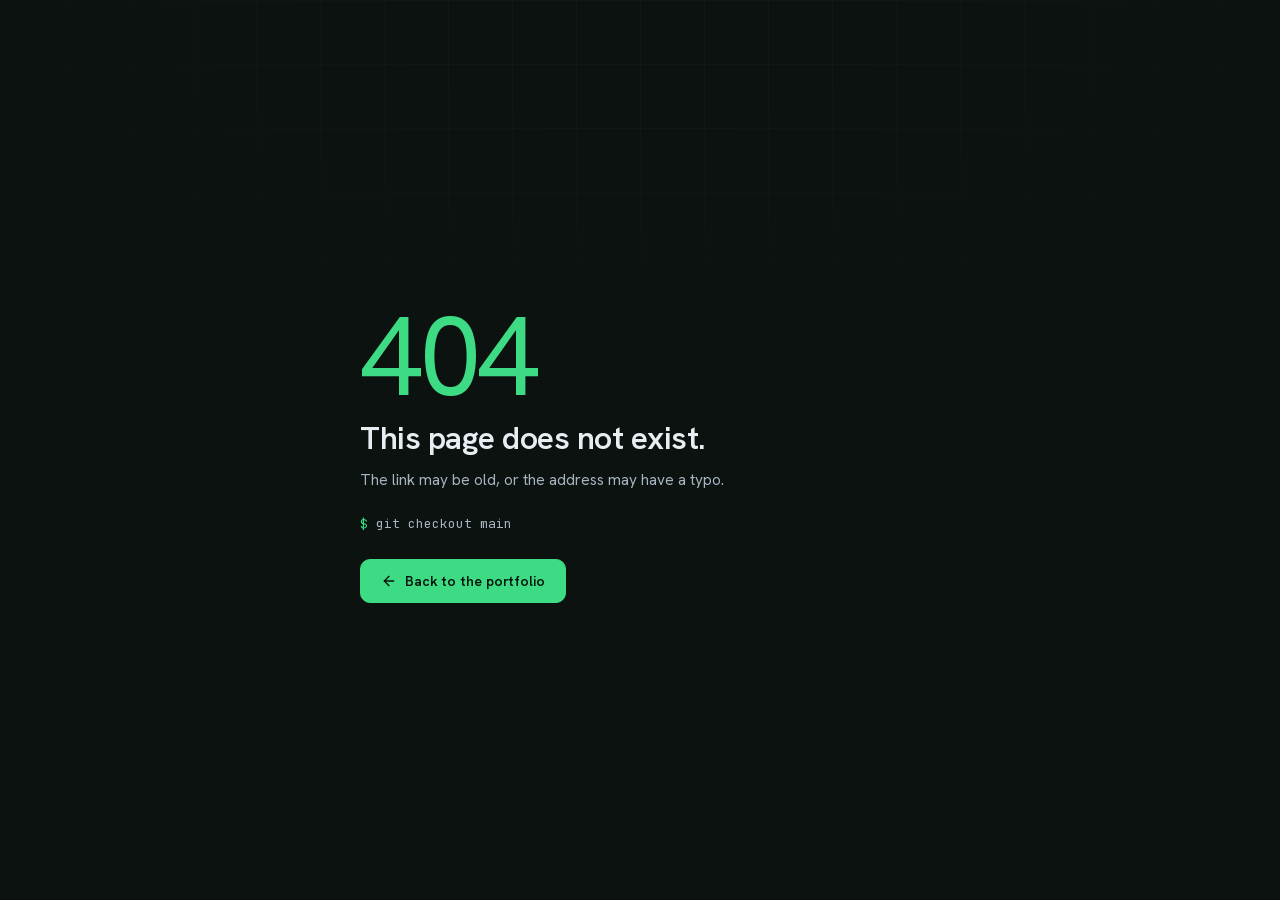
<file: 404/index.html>
<!DOCTYPE html><html lang="en" class="dark __variable_fd3dff __variable_a3cc63"><head><meta charSet="utf-8"/><meta name="viewport" content="width=device-width, initial-scale=1, viewport-fit=cover"/><link rel="preload" href="/_next/static/media/313510e2713fb214-s.p.woff2" as="font" crossorigin="" type="font/woff2"/><link rel="preload" href="/_next/static/media/558ca1a6aa3cb55e-s.p.woff2" as="font" crossorigin="" type="font/woff2"/><link rel="stylesheet" href="/_next/static/css/bfebde2e531cbcb8.css" crossorigin="" data-precedence="next"/><link rel="preload" as="script" fetchPriority="low" href="/_next/static/chunks/webpack-6226e3e0d04cdab1.js" crossorigin=""/><script src="/_next/static/chunks/fd9d1056-b74db6df6912cd76.js" async="" crossorigin=""></script><script src="/_next/static/chunks/69-42178cd253e9b801.js" async="" crossorigin=""></script><script src="/_next/static/chunks/main-app-b4df05b5a290faa2.js" async="" crossorigin=""></script><script src="/_next/static/chunks/250-4f18ac7f5599d7cb.js" async=""></script><script src="/_next/static/chunks/app/not-found-3e463604eac4d68f.js" async=""></script><script src="/_next/static/chunks/app/layout-1eb538846985e8c0.js" async=""></script><script src="/_next/static/chunks/app/error-092b7147260980c0.js" async=""></script><script src="/_next/static/chunks/app/global-error-ac0f43093ec55572.js" async=""></script><meta name="theme-color" content="#0b120f"/><title>404 | Sagar Paliwal</title><meta name="description" content="Member of Technical Staff at Salesforce. Mobile and platform engineer: 5+ years, 20+ apps shipped, 99.9% crash-free, release management for 15 apps, and AI-native engineering with Claude Code."/><meta name="author" content="Sagar Paliwal"/><meta name="keywords" content="Mobile Engineer,Platform Engineering,Android,Mobile SDK,Release Management,AI-native engineering,Claude Code,Kotlin,Jetpack Compose,CI/CD,Bitrise,Salesforce,Sagar Paliwal"/><meta name="robots" content="noindex"/><meta property="og:title" content="Sagar Paliwal | Mobile &amp; Platform Engineer"/><meta property="og:description" content="Member of Technical Staff at Salesforce. Mobile and platform engineer: 5+ years, 20+ apps shipped, 99.9% crash-free, release management for 15 apps, and AI-native engineering with Claude Code."/><meta property="og:site_name" content="Sagar Paliwal"/><meta property="og:locale" content="en_IN"/><meta property="og:image:alt" content="Sagar Paliwal, Android and Mobile SDK Engineer"/><meta property="og:image:type" content="image/png"/><meta property="og:image" content="https://sagarpaliwal111.github.io/opengraph-image?fe7928e5c1180e8b"/><meta property="og:image:width" content="1200"/><meta property="og:image:height" content="630"/><meta property="og:type" content="website"/><meta name="twitter:card" content="summary_large_image"/><meta name="twitter:title" content="Sagar Paliwal | Mobile &amp; Platform Engineer"/><meta name="twitter:description" content="Member of Technical Staff at Salesforce. Mobile and platform engineer: 5+ years, 20+ apps shipped, 99.9% crash-free, release management for 15 apps, and AI-native engineering with Claude Code."/><meta name="twitter:image:alt" content="Sagar Paliwal, Android and Mobile SDK Engineer"/><meta name="twitter:image:type" content="image/png"/><meta name="twitter:image" content="https://sagarpaliwal111.github.io/twitter-image?6f2205cb3db16831"/><meta name="twitter:image:width" content="1200"/><meta name="twitter:image:height" content="630"/><link rel="icon" href="/icon.svg?e1598b8cc4553a0f" type="image/svg+xml" sizes="any"/><meta name="next-size-adjust"/><script>(function(){var r=document.documentElement;r.classList.remove('light');r.classList.add('dark');})();</script><script src="/_next/static/chunks/polyfills-c67a75d1b6f99dc8.js" crossorigin="" noModule=""></script></head><body><a href="#main-content" class="skip-link">Skip to main content</a><script>!function(){var d=document.documentElement,c=d.classList;c.remove('light','dark');c.add('dark')}()</script><div class="page-bg" aria-hidden="true"></div><main id="main-content" class="nf"><div class="nf-box"><p class="nf-code" aria-hidden="true">404</p><h1>This page does not exist.</h1><p>The link may be old, or the address may have a typo.</p><p class="term-cmd mono" style="font-size:13px"><span style="color:var(--accent)">$</span> git checkout main</p><div style="margin-top:24px"><a class="btn btn--primary" href="/"><svg xmlns="http://www.w3.org/2000/svg" width="16" height="16" viewBox="0 0 24 24" fill="none" stroke="currentColor" stroke-width="2" stroke-linecap="round" stroke-linejoin="round" class="lucide lucide-arrow-left " aria-hidden="true"><path d="m12 19-7-7 7-7"></path><path d="M19 12H5"></path></svg> Back to the portfolio</a></div></div></main><script src="/_next/static/chunks/webpack-6226e3e0d04cdab1.js" crossorigin="" async=""></script><script>(self.__next_f=self.__next_f||[]).push([0]);self.__next_f.push([2,null])</script><script>self.__next_f.push([1,"1:HL[\"/_next/static/media/313510e2713fb214-s.p.woff2\",\"font\",{\"crossOrigin\":\"\",\"type\":\"font/woff2\"}]\n2:HL[\"/_next/static/media/558ca1a6aa3cb55e-s.p.woff2\",\"font\",{\"crossOrigin\":\"\",\"type\":\"font/woff2\"}]\n3:HL[\"/_next/static/css/bfebde2e531cbcb8.css\",\"style\",{\"crossOrigin\":\"\"}]\n0:\"$L4\"\n"])</script><script>self.__next_f.push([1,"5:I[7690,[],\"\"]\n7:I[5250,[\"250\",\"static/chunks/250-4f18ac7f5599d7cb.js\",\"160\",\"static/chunks/app/not-found-3e463604eac4d68f.js\"],\"\"]\n8:I[4769,[\"185\",\"static/chunks/app/layout-1eb538846985e8c0.js\"],\"ThemeProvider\"]\n9:I[5613,[],\"\"]\na:I[2293,[\"601\",\"static/chunks/app/error-092b7147260980c0.js\"],\"\"]\nb:I[1778,[],\"\"]\nd:I[5383,[\"470\",\"static/chunks/app/global-error-ac0f43093ec55572.js\"],\"\"]\ne:[]\n"])</script><script>self.__next_f.push([1,"4:[[[\"$\",\"link\",\"0\",{\"rel\":\"stylesheet\",\"href\":\"/_next/static/css/bfebde2e531cbcb8.css\",\"precedence\":\"next\",\"crossOrigin\":\"\"}]],[\"$\",\"$L5\",null,{\"buildId\":\"PkXQhSVeGo-GQnprXxcNT\",\"assetPrefix\":\"\",\"initialCanonicalUrl\":\"/_not-found/\",\"initialTree\":[\"\",{\"children\":[\"__PAGE__\",{}]},\"$undefined\",\"$undefined\",true],\"initialSeedData\":[\"\",{\"children\":[\"__PAGE__\",{},[\"$L6\",[[\"$\",\"div\",null,{\"className\":\"page-bg\",\"aria-hidden\":\"true\"}],[\"$\",\"main\",null,{\"id\":\"main-content\",\"className\":\"nf\",\"children\":[\"$\",\"div\",null,{\"className\":\"nf-box\",\"children\":[[\"$\",\"p\",null,{\"className\":\"nf-code\",\"aria-hidden\":\"true\",\"children\":\"404\"}],[\"$\",\"h1\",null,{\"children\":\"This page does not exist.\"}],[\"$\",\"p\",null,{\"children\":\"The link may be old, or the address may have a typo.\"}],[\"$\",\"p\",null,{\"className\":\"term-cmd mono\",\"style\":{\"fontSize\":13},\"children\":[[\"$\",\"span\",null,{\"style\":{\"color\":\"var(--accent)\"},\"children\":\"$$\"}],\" git checkout main\"]}],[\"$\",\"div\",null,{\"style\":{\"marginTop\":24},\"children\":[\"$\",\"$L7\",null,{\"href\":\"/\",\"className\":\"btn btn--primary\",\"children\":[[\"$\",\"svg\",null,{\"xmlns\":\"http://www.w3.org/2000/svg\",\"width\":16,\"height\":16,\"viewBox\":\"0 0 24 24\",\"fill\":\"none\",\"stroke\":\"currentColor\",\"strokeWidth\":2,\"strokeLinecap\":\"round\",\"strokeLinejoin\":\"round\",\"className\":\"lucide lucide-arrow-left \",\"aria-hidden\":true,\"children\":[[\"$\",\"path\",\"1l729n\",{\"d\":\"m12 19-7-7 7-7\"}],[\"$\",\"path\",\"x3x0zl\",{\"d\":\"M19 12H5\"}],\"$undefined\"]}],\" Back to the portfolio\"]}]}]]}]}]],null]]},[null,[\"$\",\"html\",null,{\"lang\":\"en\",\"suppressHydrationWarning\":true,\"className\":\"dark __variable_fd3dff __variable_a3cc63\",\"children\":[[\"$\",\"head\",null,{\"children\":[\"$\",\"script\",null,{\"dangerouslySetInnerHTML\":{\"__html\":\"(function(){var r=document.documentElement;r.classList.remove('light');r.classList.add('dark');})();\"}}]}],[\"$\",\"body\",null,{\"suppressHydrationWarning\":true,\"children\":[[\"$\",\"a\",null,{\"href\":\"#main-content\",\"className\":\"skip-link\",\"children\":\"Skip to main content\"}],[\"$\",\"$L8\",null,{\"attribute\":\"class\",\"defaultTheme\":\"dark\",\"forcedTheme\":\"dark\",\"themes\":[\"light\",\"dark\"],\"enableSystem\":false,\"enableColorScheme\":false,\"storageKey\":\"sp-portfolio-theme\",\"disableTransitionOnChange\":true,\"children\":[\"$\",\"$L9\",null,{\"parallelRouterKey\":\"children\",\"segmentPath\":[\"children\"],\"loading\":\"$undefined\",\"loadingStyles\":\"$undefined\",\"loadingScripts\":\"$undefined\",\"hasLoading\":false,\"error\":\"$a\",\"errorStyles\":[],\"errorScripts\":[],\"template\":[\"$\",\"$Lb\",null,{}],\"templateStyles\":\"$undefined\",\"templateScripts\":\"$undefined\",\"notFound\":[[\"$\",\"div\",null,{\"className\":\"page-bg\",\"aria-hidden\":\"true\"}],[\"$\",\"main\",null,{\"id\":\"main-content\",\"className\":\"nf\",\"children\":[\"$\",\"div\",null,{\"className\":\"nf-box\",\"children\":[[\"$\",\"p\",null,{\"className\":\"nf-code\",\"aria-hidden\":\"true\",\"children\":\"404\"}],[\"$\",\"h1\",null,{\"children\":\"This page does not exist.\"}],[\"$\",\"p\",null,{\"children\":\"The link may be old, or the address may have a typo.\"}],[\"$\",\"p\",null,{\"className\":\"term-cmd mono\",\"style\":{\"fontSize\":13},\"children\":[[\"$\",\"span\",null,{\"style\":{\"color\":\"var(--accent)\"},\"children\":\"$$\"}],\" git checkout main\"]}],[\"$\",\"div\",null,{\"style\":{\"marginTop\":24},\"children\":[\"$\",\"$L7\",null,{\"href\":\"/\",\"className\":\"btn btn--primary\",\"children\":[[\"$\",\"svg\",null,{\"xmlns\":\"http://www.w3.org/2000/svg\",\"width\":16,\"height\":16,\"viewBox\":\"0 0 24 24\",\"fill\":\"none\",\"stroke\":\"currentColor\",\"strokeWidth\":2,\"strokeLinecap\":\"round\",\"strokeLinejoin\":\"round\",\"className\":\"lucide lucide-arrow-left \",\"aria-hidden\":true,\"children\":[[\"$\",\"path\",\"1l729n\",{\"d\":\"m12 19-7-7 7-7\"}],[\"$\",\"path\",\"x3x0zl\",{\"d\":\"M19 12H5\"}],\"$undefined\"]}],\" Back to the portfolio\"]}]}]]}]}]],\"notFoundStyles\":[],\"styles\":null}]}]]}]]}],null]],\"initialHead\":[false,\"$Lc\"],\"globalErrorComponent\":\"$d\",\"missingSlots\":\"$We\"}]]\n"])</script><script>self.__next_f.push([1,"c:[[\"$\",\"meta\",\"0\",{\"name\":\"viewport\",\"content\":\"width=device-width, initial-scale=1, viewport-fit=cover\"}],[\"$\",\"meta\",\"1\",{\"name\":\"theme-color\",\"content\":\"#0b120f\"}],[\"$\",\"meta\",\"2\",{\"charSet\":\"utf-8\"}],[\"$\",\"title\",\"3\",{\"children\":\"404 | Sagar Paliwal\"}],[\"$\",\"meta\",\"4\",{\"name\":\"description\",\"content\":\"Member of Technical Staff at Salesforce. Mobile and platform engineer: 5+ years, 20+ apps shipped, 99.9% crash-free, release management for 15 apps, and AI-native engineering with Claude Code.\"}],[\"$\",\"meta\",\"5\",{\"name\":\"author\",\"content\":\"Sagar Paliwal\"}],[\"$\",\"meta\",\"6\",{\"name\":\"keywords\",\"content\":\"Mobile Engineer,Platform Engineering,Android,Mobile SDK,Release Management,AI-native engineering,Claude Code,Kotlin,Jetpack Compose,CI/CD,Bitrise,Salesforce,Sagar Paliwal\"}],[\"$\",\"meta\",\"7\",{\"name\":\"robots\",\"content\":\"noindex\"}],[\"$\",\"meta\",\"8\",{\"property\":\"og:title\",\"content\":\"Sagar Paliwal | Mobile \u0026 Platform Engineer\"}],[\"$\",\"meta\",\"9\",{\"property\":\"og:description\",\"content\":\"Member of Technical Staff at Salesforce. Mobile and platform engineer: 5+ years, 20+ apps shipped, 99.9% crash-free, release management for 15 apps, and AI-native engineering with Claude Code.\"}],[\"$\",\"meta\",\"10\",{\"property\":\"og:site_name\",\"content\":\"Sagar Paliwal\"}],[\"$\",\"meta\",\"11\",{\"property\":\"og:locale\",\"content\":\"en_IN\"}],[\"$\",\"meta\",\"12\",{\"property\":\"og:image:alt\",\"content\":\"Sagar Paliwal, Android and Mobile SDK Engineer\"}],[\"$\",\"meta\",\"13\",{\"property\":\"og:image:type\",\"content\":\"image/png\"}],[\"$\",\"meta\",\"14\",{\"property\":\"og:image\",\"content\":\"https://sagarpaliwal111.github.io/opengraph-image?fe7928e5c1180e8b\"}],[\"$\",\"meta\",\"15\",{\"property\":\"og:image:width\",\"content\":\"1200\"}],[\"$\",\"meta\",\"16\",{\"property\":\"og:image:height\",\"content\":\"630\"}],[\"$\",\"meta\",\"17\",{\"property\":\"og:type\",\"content\":\"website\"}],[\"$\",\"meta\",\"18\",{\"name\":\"twitter:card\",\"content\":\"summary_large_image\"}],[\"$\",\"meta\",\"19\",{\"name\":\"twitter:title\",\"content\":\"Sagar Paliwal | Mobile \u0026 Platform Engineer\"}],[\"$\",\"meta\",\"20\",{\"name\":\"twitter:description\",\"content\":\"Member of Technical Staff at Salesforce. Mobile and platform engineer: 5+ years, 20+ apps shipped, 99.9% crash-free, release management for 15 apps, and AI-native engineering with Claude Code.\"}],[\"$\",\"meta\",\"21\",{\"name\":\"twitter:image:alt\",\"content\":\"Sagar Paliwal, Android and Mobile SDK Engineer\"}],[\"$\",\"meta\",\"22\",{\"name\":\"twitter:image:type\",\"content\":\"image/png\"}],[\"$\",\"meta\",\"23\",{\"name\":\"twitter:image\",\"content\":\"https://sagarpaliwal111.github.io/twitter-image?6f2205cb3db16831\"}],[\"$\",\"meta\",\"24\",{\"name\":\"twitter:image:width\",\"content\":\"1200\"}],[\"$\",\"meta\",\"25\",{\"name\":\"twitter:image:height\",\"content\":\"630\"}],[\"$\",\"link\",\"26\",{\"rel\":\"icon\",\"href\":\"/icon.svg?e1598b8cc4553a0f\",\"type\":\"image/svg+xml\",\"sizes\":\"any\"}],[\"$\",\"meta\",\"27\",{\"name\":\"next-size-adjust\"}]]\n"])</script><script>self.__next_f.push([1,"6:null\n"])</script><script>self.__next_f.push([1,""])</script></body></html>
</file>
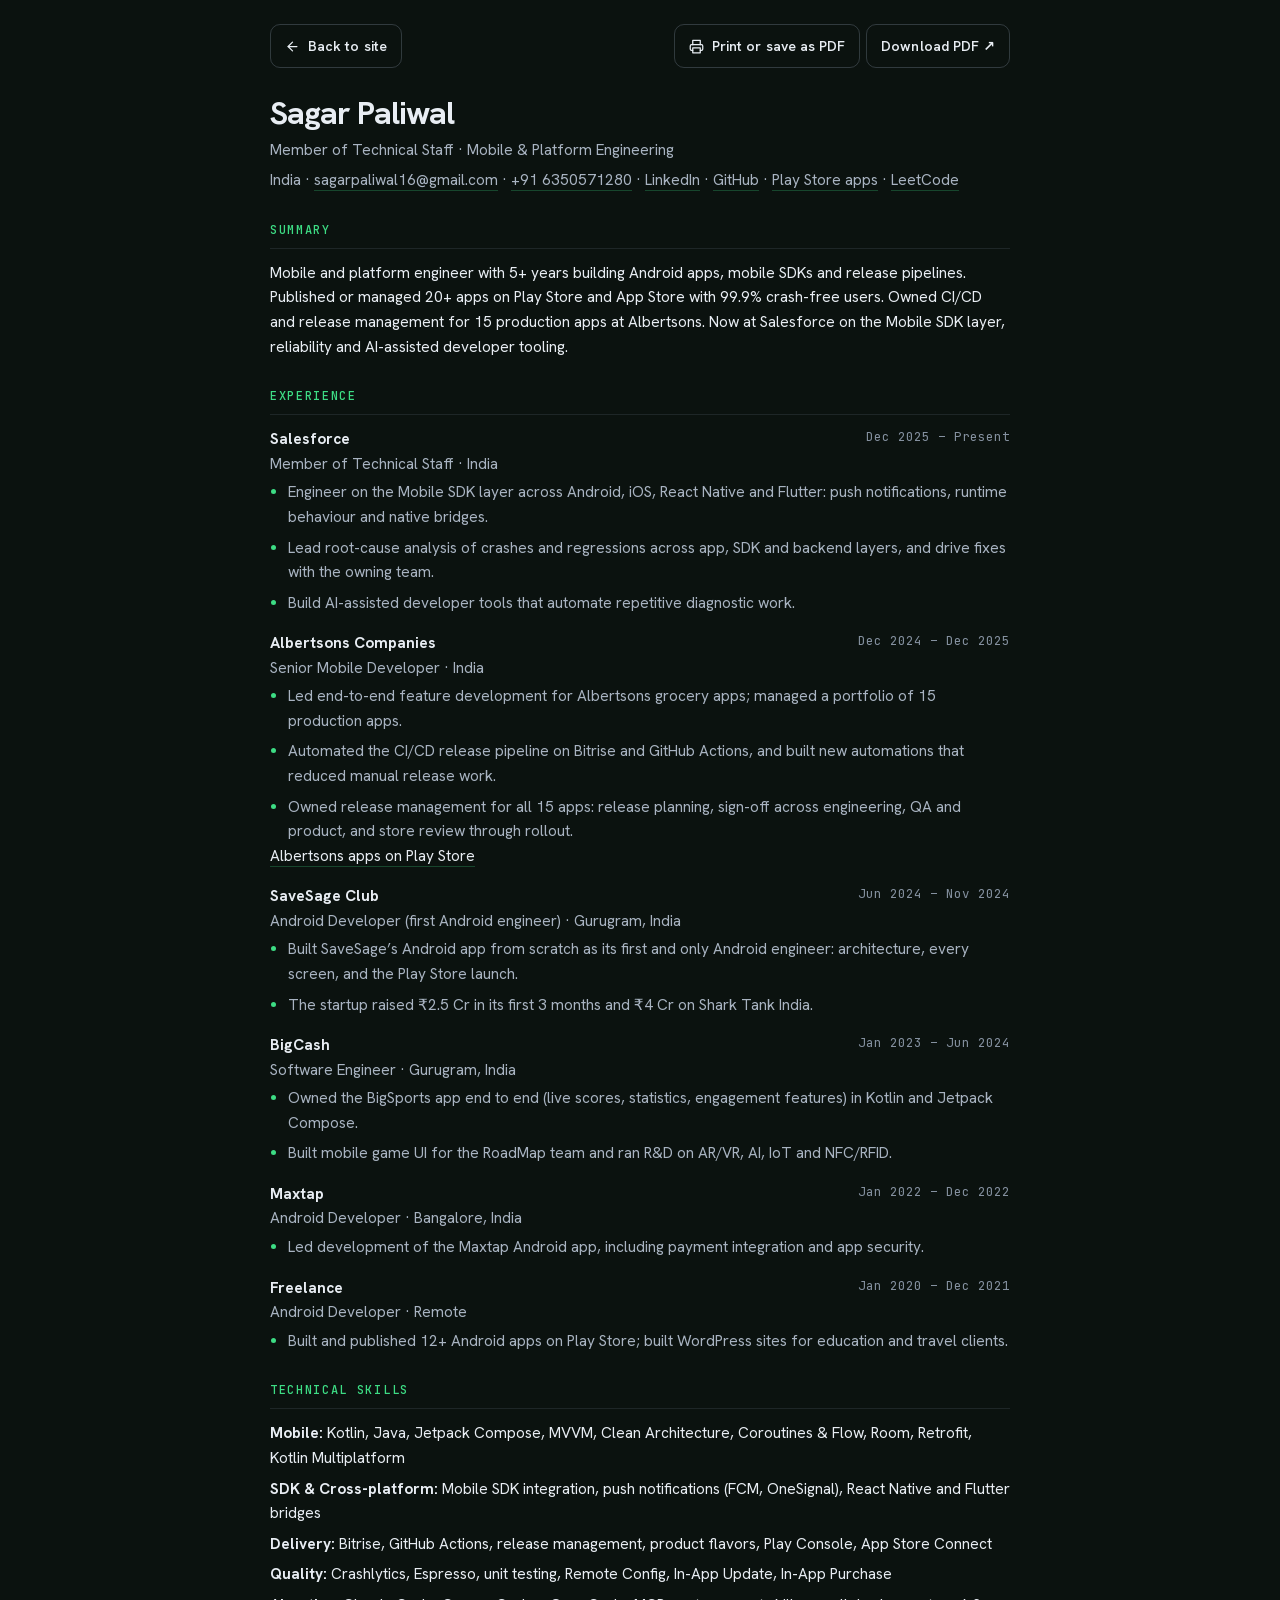
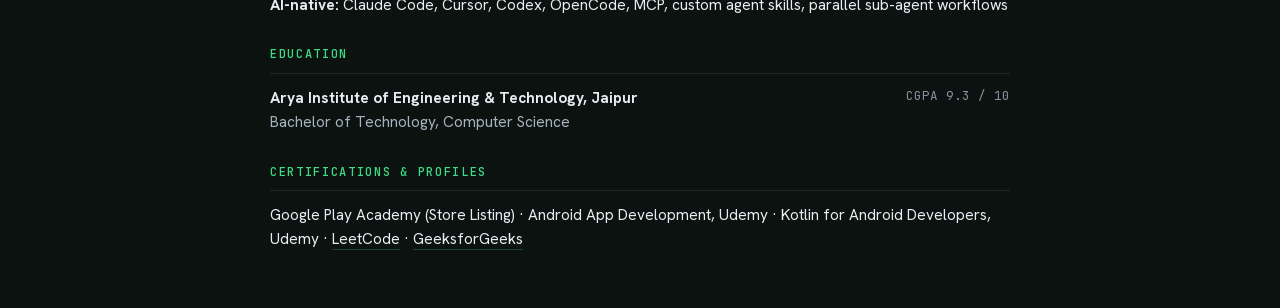
<file: resume/index.html>
<!DOCTYPE html><html lang="en" class="dark __variable_fd3dff __variable_a3cc63"><head><meta charSet="utf-8"/><meta name="viewport" content="width=device-width, initial-scale=1, viewport-fit=cover"/><link rel="preload" href="/_next/static/media/313510e2713fb214-s.p.woff2" as="font" crossorigin="" type="font/woff2"/><link rel="preload" href="/_next/static/media/558ca1a6aa3cb55e-s.p.woff2" as="font" crossorigin="" type="font/woff2"/><link rel="stylesheet" href="/_next/static/css/bfebde2e531cbcb8.css" crossorigin="" data-precedence="next"/><link rel="preload" as="script" fetchPriority="low" href="/_next/static/chunks/webpack-6226e3e0d04cdab1.js" crossorigin=""/><script src="/_next/static/chunks/fd9d1056-b74db6df6912cd76.js" async="" crossorigin=""></script><script src="/_next/static/chunks/69-42178cd253e9b801.js" async="" crossorigin=""></script><script src="/_next/static/chunks/main-app-b4df05b5a290faa2.js" async="" crossorigin=""></script><script src="/_next/static/chunks/250-4f18ac7f5599d7cb.js" async=""></script><script src="/_next/static/chunks/app/resume/page-655c5a108c10da88.js" async=""></script><script src="/_next/static/chunks/app/layout-1eb538846985e8c0.js" async=""></script><script src="/_next/static/chunks/app/error-092b7147260980c0.js" async=""></script><script src="/_next/static/chunks/app/global-error-ac0f43093ec55572.js" async=""></script><meta name="theme-color" content="#0b120f"/><title>Resume | Sagar Paliwal</title><meta name="description" content="Resume of Sagar Paliwal, Member of Technical Staff at Salesforce. Mobile and platform engineering."/><meta name="author" content="Sagar Paliwal"/><meta name="keywords" content="Mobile Engineer,Platform Engineering,Android,Mobile SDK,Release Management,AI-native engineering,Claude Code,Kotlin,Jetpack Compose,CI/CD,Bitrise,Salesforce,Sagar Paliwal"/><meta name="robots" content="index, follow"/><meta property="og:title" content="Sagar Paliwal | Mobile &amp; Platform Engineer"/><meta property="og:description" content="Member of Technical Staff at Salesforce. Mobile and platform engineer: 5+ years, 20+ apps shipped, 99.9% crash-free, release management for 15 apps, and AI-native engineering with Claude Code."/><meta property="og:site_name" content="Sagar Paliwal"/><meta property="og:locale" content="en_IN"/><meta property="og:image:alt" content="Sagar Paliwal, Android and Mobile SDK Engineer"/><meta property="og:image:type" content="image/png"/><meta property="og:image" content="https://sagarpaliwal111.github.io/opengraph-image?fe7928e5c1180e8b"/><meta property="og:image:width" content="1200"/><meta property="og:image:height" content="630"/><meta property="og:type" content="website"/><meta name="twitter:card" content="summary_large_image"/><meta name="twitter:title" content="Sagar Paliwal | Mobile &amp; Platform Engineer"/><meta name="twitter:description" content="Member of Technical Staff at Salesforce. Mobile and platform engineer: 5+ years, 20+ apps shipped, 99.9% crash-free, release management for 15 apps, and AI-native engineering with Claude Code."/><meta name="twitter:image:alt" content="Sagar Paliwal, Android and Mobile SDK Engineer"/><meta name="twitter:image:type" content="image/png"/><meta name="twitter:image" content="https://sagarpaliwal111.github.io/twitter-image?6f2205cb3db16831"/><meta name="twitter:image:width" content="1200"/><meta name="twitter:image:height" content="630"/><link rel="icon" href="/icon.svg?e1598b8cc4553a0f" type="image/svg+xml" sizes="any"/><meta name="next-size-adjust"/><script>(function(){var r=document.documentElement;r.classList.remove('light');r.classList.add('dark');})();</script><script src="/_next/static/chunks/polyfills-c67a75d1b6f99dc8.js" crossorigin="" noModule=""></script></head><body><a href="#main-content" class="skip-link">Skip to main content</a><script>!function(){var d=document.documentElement,c=d.classList;c.remove('light','dark');c.add('dark')}()</script><main id="main-content" class="resume wrap"><div class="resume-bar no-print"><a class="btn btn--sm" href="/"><svg xmlns="http://www.w3.org/2000/svg" width="15" height="15" viewBox="0 0 24 24" fill="none" stroke="currentColor" stroke-width="2" stroke-linecap="round" stroke-linejoin="round" class="lucide lucide-arrow-left " aria-hidden="true"><path d="m12 19-7-7 7-7"></path><path d="M19 12H5"></path></svg> Back to site</a><div class="chip-row"><button type="button" class="btn btn--sm"><svg xmlns="http://www.w3.org/2000/svg" width="15" height="15" viewBox="0 0 24 24" fill="none" stroke="currentColor" stroke-width="2" stroke-linecap="round" stroke-linejoin="round" class="lucide lucide-printer " aria-hidden="true"><polyline points="6 9 6 2 18 2 18 9"></polyline><path d="M6 18H4a2 2 0 0 1-2-2v-5a2 2 0 0 1 2-2h16a2 2 0 0 1 2 2v5a2 2 0 0 1-2 2h-2"></path><rect width="12" height="8" x="6" y="14"></rect></svg> Print or save as PDF</button><a href="/Sagar_Paliwal_Resume.pdf" target="_blank" rel="noopener noreferrer" class="btn btn--sm">Download PDF ↗</a></div></div><header class="resume-head"><h1>Sagar Paliwal</h1><p>Member of Technical Staff · Mobile &amp; Platform Engineering</p><p class="resume-contact">India · <a href="mailto:sagarpaliwal16@gmail.com">sagarpaliwal16@gmail.com</a> · <a href="tel:+916350571280">+91 6350571280</a> · <a href="https://www.linkedin.com/in/sagar-paliwal/">LinkedIn</a> · <a href="https://github.com/sagarpaliwal111">GitHub</a> · <a href="https://play.google.com/store/apps/developer?id=AppStraa">Play Store apps</a> · <a href="https://leetcode.com/u/Sagar_Paliwal/">LeetCode</a></p></header><section class="resume-sec"><h2>Summary</h2><p>Mobile and platform engineer with 5+ years building Android apps, mobile SDKs and release pipelines. Published or managed 20+ apps on Play Store and App Store with 99.9% crash-free users. Owned CI/CD and release management for 15 production apps at Albertsons. Now at Salesforce on the Mobile SDK layer, reliability and AI-assisted developer tooling.</p></section><section class="resume-sec"><h2>Experience</h2><div class="resume-item"><div class="resume-row"><strong>Salesforce</strong><span>Dec 2025 – Present</span></div><p class="resume-role">Member of Technical Staff<!-- --> · <!-- -->India</p><ul><li>Engineer on the Mobile SDK layer across Android, iOS, React Native and Flutter: push notifications, runtime behaviour and native bridges.</li><li>Lead root-cause analysis of crashes and regressions across app, SDK and backend layers, and drive fixes with the owning team.</li><li>Build AI-assisted developer tools that automate repetitive diagnostic work.</li></ul></div><div class="resume-item"><div class="resume-row"><strong>Albertsons Companies</strong><span>Dec 2024 – Dec 2025</span></div><p class="resume-role">Senior Mobile Developer<!-- --> · <!-- -->India</p><ul><li>Led end-to-end feature development for Albertsons grocery apps; managed a portfolio of 15 production apps.</li><li>Automated the CI/CD release pipeline on Bitrise and GitHub Actions, and built new automations that reduced manual release work.</li><li>Owned release management for all 15 apps: release planning, sign-off across engineering, QA and product, and store review through rollout.</li></ul><p><a href="https://play.google.com/store/apps/developer?id=Albertsons+Companies,+Inc.">Albertsons apps on Play Store</a></p></div><div class="resume-item"><div class="resume-row"><strong>SaveSage Club</strong><span>Jun 2024 – Nov 2024</span></div><p class="resume-role">Android Developer (first Android engineer)<!-- --> · <!-- -->Gurugram, India</p><ul><li>Built SaveSage’s Android app from scratch as its first and only Android engineer: architecture, every screen, and the Play Store launch.</li><li>The startup raised ₹2.5 Cr in its first 3 months and ₹4 Cr on Shark Tank India.</li></ul></div><div class="resume-item"><div class="resume-row"><strong>BigCash</strong><span>Jan 2023 – Jun 2024</span></div><p class="resume-role">Software Engineer<!-- --> · <!-- -->Gurugram, India</p><ul><li>Owned the BigSports app end to end (live scores, statistics, engagement features) in Kotlin and Jetpack Compose.</li><li>Built mobile game UI for the RoadMap team and ran R&amp;D on AR/VR, AI, IoT and NFC/RFID.</li></ul></div><div class="resume-item"><div class="resume-row"><strong>Maxtap</strong><span>Jan 2022 – Dec 2022</span></div><p class="resume-role">Android Developer<!-- --> · <!-- -->Bangalore, India</p><ul><li>Led development of the Maxtap Android app, including payment integration and app security.</li></ul></div><div class="resume-item"><div class="resume-row"><strong>Freelance</strong><span>Jan 2020 – Dec 2021</span></div><p class="resume-role">Android Developer<!-- --> · <!-- -->Remote</p><ul><li>Built and published 12+ Android apps on Play Store; built WordPress sites for education and travel clients.</li></ul></div></section><section class="resume-sec"><h2>Technical Skills</h2><p><strong>Mobile<!-- -->:</strong> <!-- -->Kotlin, Java, Jetpack Compose, MVVM, Clean Architecture, Coroutines &amp; Flow, Room, Retrofit, Kotlin Multiplatform</p><p><strong>SDK &amp; Cross-platform<!-- -->:</strong> <!-- -->Mobile SDK integration, push notifications (FCM, OneSignal), React Native and Flutter bridges</p><p><strong>Delivery<!-- -->:</strong> <!-- -->Bitrise, GitHub Actions, release management, product flavors, Play Console, App Store Connect</p><p><strong>Quality<!-- -->:</strong> <!-- -->Crashlytics, Espresso, unit testing, Remote Config, In-App Update, In-App Purchase</p><p><strong>AI-native<!-- -->:</strong> <!-- -->Claude Code, Cursor, Codex, OpenCode, MCP, custom agent skills, parallel sub-agent workflows</p></section><section class="resume-sec"><h2>Education</h2><div class="resume-row"><strong>Arya Institute of Engineering &amp; Technology, Jaipur</strong><span>CGPA 9.3 / 10</span></div><p class="resume-role">Bachelor of Technology, Computer Science</p></section><section class="resume-sec"><h2>Certifications &amp; Profiles</h2><p>Google Play Academy (Store Listing) · Android App Development, Udemy · Kotlin for Android Developers, Udemy · <a href="https://leetcode.com/u/Sagar_Paliwal/">LeetCode</a> · <a href="https://www.geeksforgeeks.org/profile/sagar_paliwal">GeeksforGeeks</a></p></section></main><script src="/_next/static/chunks/webpack-6226e3e0d04cdab1.js" crossorigin="" async=""></script><script>(self.__next_f=self.__next_f||[]).push([0]);self.__next_f.push([2,null])</script><script>self.__next_f.push([1,"1:HL[\"/_next/static/media/313510e2713fb214-s.p.woff2\",\"font\",{\"crossOrigin\":\"\",\"type\":\"font/woff2\"}]\n2:HL[\"/_next/static/media/558ca1a6aa3cb55e-s.p.woff2\",\"font\",{\"crossOrigin\":\"\",\"type\":\"font/woff2\"}]\n3:HL[\"/_next/static/css/bfebde2e531cbcb8.css\",\"style\",{\"crossOrigin\":\"\"}]\n0:\"$L4\"\n"])</script><script>self.__next_f.push([1,"5:I[7690,[],\"\"]\n7:I[5250,[\"250\",\"static/chunks/250-4f18ac7f5599d7cb.js\",\"890\",\"static/chunks/app/resume/page-655c5a108c10da88.js\"],\"\"]\n8:I[1729,[\"250\",\"static/chunks/250-4f18ac7f5599d7cb.js\",\"890\",\"static/chunks/app/resume/page-655c5a108c10da88.js\"],\"PrintButton\"]\n9:I[5613,[],\"\"]\na:I[1778,[],\"\"]\nb:I[4769,[\"185\",\"static/chunks/app/layout-1eb538846985e8c0.js\"],\"ThemeProvider\"]\nc:I[2293,[\"601\",\"static/chunks/app/error-092b7147260980c0.js\"],\"\"]\ne:I[5383,[\"470\",\"static/chunks/app/global-error-ac0f43093ec55572.js\"],\"\"]\nf:[]\n"])</script><script>self.__next_f.push([1,"4:[[[\"$\",\"link\",\"0\",{\"rel\":\"stylesheet\",\"href\":\"/_next/static/css/bfebde2e531cbcb8.css\",\"precedence\":\"next\",\"crossOrigin\":\"\"}]],[\"$\",\"$L5\",null,{\"buildId\":\"PkXQhSVeGo-GQnprXxcNT\",\"assetPrefix\":\"\",\"initialCanonicalUrl\":\"/resume/\",\"initialTree\":[\"\",{\"children\":[\"resume\",{\"children\":[\"__PAGE__\",{}]}]},\"$undefined\",\"$undefined\",true],\"initialSeedData\":[\"\",{\"children\":[\"resume\",{\"children\":[\"__PAGE__\",{},[\"$L6\",[\"$\",\"main\",null,{\"id\":\"main-content\",\"className\":\"resume wrap\",\"children\":[[\"$\",\"div\",null,{\"className\":\"resume-bar no-print\",\"children\":[[\"$\",\"$L7\",null,{\"href\":\"/\",\"className\":\"btn btn--sm\",\"children\":[[\"$\",\"svg\",null,{\"xmlns\":\"http://www.w3.org/2000/svg\",\"width\":15,\"height\":15,\"viewBox\":\"0 0 24 24\",\"fill\":\"none\",\"stroke\":\"currentColor\",\"strokeWidth\":2,\"strokeLinecap\":\"round\",\"strokeLinejoin\":\"round\",\"className\":\"lucide lucide-arrow-left \",\"aria-hidden\":true,\"children\":[[\"$\",\"path\",\"1l729n\",{\"d\":\"m12 19-7-7 7-7\"}],[\"$\",\"path\",\"x3x0zl\",{\"d\":\"M19 12H5\"}],\"$undefined\"]}],\" Back to site\"]}],[\"$\",\"div\",null,{\"className\":\"chip-row\",\"children\":[[\"$\",\"$L8\",null,{}],[\"$\",\"a\",null,{\"href\":\"/Sagar_Paliwal_Resume.pdf\",\"target\":\"_blank\",\"rel\":\"noopener noreferrer\",\"className\":\"btn btn--sm\",\"children\":\"Download PDF ↗\"}]]}]]}],[\"$\",\"header\",null,{\"className\":\"resume-head\",\"children\":[[\"$\",\"h1\",null,{\"children\":\"Sagar Paliwal\"}],[\"$\",\"p\",null,{\"children\":\"Member of Technical Staff · Mobile \u0026 Platform Engineering\"}],[\"$\",\"p\",null,{\"className\":\"resume-contact\",\"children\":[\"India · \",[\"$\",\"a\",null,{\"href\":\"mailto:sagarpaliwal16@gmail.com\",\"children\":\"sagarpaliwal16@gmail.com\"}],\" · \",[\"$\",\"a\",null,{\"href\":\"tel:+916350571280\",\"children\":\"+91 6350571280\"}],[\" · \",[\"$\",\"a\",null,{\"href\":\"https://www.linkedin.com/in/sagar-paliwal/\",\"children\":\"LinkedIn\"}]],[\" · \",[\"$\",\"a\",null,{\"href\":\"https://github.com/sagarpaliwal111\",\"children\":\"GitHub\"}]],[\" · \",[\"$\",\"a\",null,{\"href\":\"https://play.google.com/store/apps/developer?id=AppStraa\",\"children\":\"Play Store apps\"}]],[\" · \",[\"$\",\"a\",null,{\"href\":\"https://leetcode.com/u/Sagar_Paliwal/\",\"children\":\"LeetCode\"}]]]}]]}],[\"$\",\"section\",null,{\"className\":\"resume-sec\",\"children\":[[\"$\",\"h2\",null,{\"children\":\"Summary\"}],[\"$\",\"p\",null,{\"children\":\"Mobile and platform engineer with 5+ years building Android apps, mobile SDKs and release pipelines. Published or managed 20+ apps on Play Store and App Store with 99.9% crash-free users. Owned CI/CD and release management for 15 production apps at Albertsons. Now at Salesforce on the Mobile SDK layer, reliability and AI-assisted developer tooling.\"}]]}],[\"$\",\"section\",null,{\"className\":\"resume-sec\",\"children\":[[\"$\",\"h2\",null,{\"children\":\"Experience\"}],[[\"$\",\"div\",\"Salesforce\",{\"className\":\"resume-item\",\"children\":[[\"$\",\"div\",null,{\"className\":\"resume-row\",\"children\":[[\"$\",\"strong\",null,{\"children\":\"Salesforce\"}],[\"$\",\"span\",null,{\"children\":\"Dec 2025 – Present\"}]]}],[\"$\",\"p\",null,{\"className\":\"resume-role\",\"children\":[\"Member of Technical Staff\",\" · \",\"India\"]}],[\"$\",\"ul\",null,{\"children\":[[\"$\",\"li\",\"Engineer on the Mobile SDK layer across Android, iOS, React Native and Flutter: push notifications, runtime behaviour and native bridges.\",{\"children\":\"Engineer on the Mobile SDK layer across Android, iOS, React Native and Flutter: push notifications, runtime behaviour and native bridges.\"}],[\"$\",\"li\",\"Lead root-cause analysis of crashes and regressions across app, SDK and backend layers, and drive fixes with the owning team.\",{\"children\":\"Lead root-cause analysis of crashes and regressions across app, SDK and backend layers, and drive fixes with the owning team.\"}],[\"$\",\"li\",\"Build AI-assisted developer tools that automate repetitive diagnostic work.\",{\"children\":\"Build AI-assisted developer tools that automate repetitive diagnostic work.\"}]]}],false]}],[\"$\",\"div\",\"Albertsons Companies\",{\"className\":\"resume-item\",\"children\":[[\"$\",\"div\",null,{\"className\":\"resume-row\",\"children\":[[\"$\",\"strong\",null,{\"children\":\"Albertsons Companies\"}],[\"$\",\"span\",null,{\"children\":\"Dec 2024 – Dec 2025\"}]]}],[\"$\",\"p\",null,{\"className\":\"resume-role\",\"children\":[\"Senior Mobile Developer\",\" · \",\"India\"]}],[\"$\",\"ul\",null,{\"children\":[[\"$\",\"li\",\"Led end-to-end feature development for Albertsons grocery apps; managed a portfolio of 15 production apps.\",{\"children\":\"Led end-to-end feature development for Albertsons grocery apps; managed a portfolio of 15 production apps.\"}],[\"$\",\"li\",\"Automated the CI/CD release pipeline on Bitrise and GitHub Actions, and built new automations that reduced manual release work.\",{\"children\":\"Automated the CI/CD release pipeline on Bitrise and GitHub Actions, and built new automations that reduced manual release work.\"}],[\"$\",\"li\",\"Owned release management for all 15 apps: release planning, sign-off across engineering, QA and product, and store review through rollout.\",{\"children\":\"Owned release management for all 15 apps: release planning, sign-off across engineering, QA and product, and store review through rollout.\"}]]}],[\"$\",\"p\",null,{\"children\":[\"$\",\"a\",null,{\"href\":\"https://play.google.com/store/apps/developer?id=Albertsons+Companies,+Inc.\",\"children\":\"Albertsons apps on Play Store\"}]}]]}],[\"$\",\"div\",\"SaveSage Club\",{\"className\":\"resume-item\",\"children\":[[\"$\",\"div\",null,{\"className\":\"resume-row\",\"children\":[[\"$\",\"strong\",null,{\"children\":\"SaveSage Club\"}],[\"$\",\"span\",null,{\"children\":\"Jun 2024 – Nov 2024\"}]]}],[\"$\",\"p\",null,{\"className\":\"resume-role\",\"children\":[\"Android Developer (first Android engineer)\",\" · \",\"Gurugram, India\"]}],[\"$\",\"ul\",null,{\"children\":[[\"$\",\"li\",\"Built SaveSage’s Android app from scratch as its first and only Android engineer: architecture, every screen, and the Play Store launch.\",{\"children\":\"Built SaveSage’s Android app from scratch as its first and only Android engineer: architecture, every screen, and the Play Store launch.\"}],[\"$\",\"li\",\"The startup raised ₹2.5 Cr in its first 3 months and ₹4 Cr on Shark Tank India.\",{\"children\":\"The startup raised ₹2.5 Cr in its first 3 months and ₹4 Cr on Shark Tank India.\"}]]}],false]}],[\"$\",\"div\",\"BigCash\",{\"className\":\"resume-item\",\"children\":[[\"$\",\"div\",null,{\"className\":\"resume-row\",\"children\":[[\"$\",\"strong\",null,{\"children\":\"BigCash\"}],[\"$\",\"span\",null,{\"children\":\"Jan 2023 – Jun 2024\"}]]}],[\"$\",\"p\",null,{\"className\":\"resume-role\",\"children\":[\"Software Engineer\",\" · \",\"Gurugram, India\"]}],[\"$\",\"ul\",null,{\"children\":[[\"$\",\"li\",\"Owned the BigSports app end to end (live scores, statistics, engagement features) in Kotlin and Jetpack Compose.\",{\"children\":\"Owned the BigSports app end to end (live scores, statistics, engagement features) in Kotlin and Jetpack Compose.\"}],[\"$\",\"li\",\"Built mobile game UI for the RoadMap team and ran R\u0026D on AR/VR, AI, IoT and NFC/RFID.\",{\"children\":\"Built mobile game UI for the RoadMap team and ran R\u0026D on AR/VR, AI, IoT and NFC/RFID.\"}]]}],false]}],[\"$\",\"div\",\"Maxtap\",{\"className\":\"resume-item\",\"children\":[[\"$\",\"div\",null,{\"className\":\"resume-row\",\"children\":[[\"$\",\"strong\",null,{\"children\":\"Maxtap\"}],[\"$\",\"span\",null,{\"children\":\"Jan 2022 – Dec 2022\"}]]}],[\"$\",\"p\",null,{\"className\":\"resume-role\",\"children\":[\"Android Developer\",\" · \",\"Bangalore, India\"]}],[\"$\",\"ul\",null,{\"children\":[[\"$\",\"li\",\"Led development of the Maxtap Android app, including payment integration and app security.\",{\"children\":\"Led development of the Maxtap Android app, including payment integration and app security.\"}]]}],false]}],[\"$\",\"div\",\"Freelance\",{\"className\":\"resume-item\",\"children\":[[\"$\",\"div\",null,{\"className\":\"resume-row\",\"children\":[[\"$\",\"strong\",null,{\"children\":\"Freelance\"}],[\"$\",\"span\",null,{\"children\":\"Jan 2020 – Dec 2021\"}]]}],[\"$\",\"p\",null,{\"className\":\"resume-role\",\"children\":[\"Android Developer\",\" · \",\"Remote\"]}],[\"$\",\"ul\",null,{\"children\":[[\"$\",\"li\",\"Built and published 12+ Android apps on Play Store; built WordPress sites for education and travel clients.\",{\"children\":\"Built and published 12+ Android apps on Play Store; built WordPress sites for education and travel clients.\"}]]}],false]}]]]}],[\"$\",\"section\",null,{\"className\":\"resume-sec\",\"children\":[[\"$\",\"h2\",null,{\"children\":\"Technical Skills\"}],[[\"$\",\"p\",\"Mobile\",{\"children\":[[\"$\",\"strong\",null,{\"children\":[\"Mobile\",\":\"]}],\" \",\"Kotlin, Java, Jetpack Compose, MVVM, Clean Architecture, Coroutines \u0026 Flow, Room, Retrofit, Kotlin Multiplatform\"]}],[\"$\",\"p\",\"SDK \u0026 Cross-platform\",{\"children\":[[\"$\",\"strong\",null,{\"children\":[\"SDK \u0026 Cross-platform\",\":\"]}],\" \",\"Mobile SDK integration, push notifications (FCM, OneSignal), React Native and Flutter bridges\"]}],[\"$\",\"p\",\"Delivery\",{\"children\":[[\"$\",\"strong\",null,{\"children\":[\"Delivery\",\":\"]}],\" \",\"Bitrise, GitHub Actions, release management, product flavors, Play Console, App Store Connect\"]}],[\"$\",\"p\",\"Quality\",{\"children\":[[\"$\",\"strong\",null,{\"children\":[\"Quality\",\":\"]}],\" \",\"Crashlytics, Espresso, unit testing, Remote Config, In-App Update, In-App Purchase\"]}],[\"$\",\"p\",\"AI-native\",{\"children\":[[\"$\",\"strong\",null,{\"children\":[\"AI-native\",\":\"]}],\" \",\"Claude Code, Cursor, Codex, OpenCode, MCP, custom agent skills, parallel sub-agent workflows\"]}]]]}],[\"$\",\"section\",null,{\"className\":\"resume-sec\",\"children\":[[\"$\",\"h2\",null,{\"children\":\"Education\"}],[\"$\",\"div\",null,{\"className\":\"resume-row\",\"children\":[[\"$\",\"strong\",null,{\"children\":\"Arya Institute of Engineering \u0026 Technology, Jaipur\"}],[\"$\",\"span\",null,{\"children\":\"CGPA 9.3 / 10\"}]]}],[\"$\",\"p\",null,{\"className\":\"resume-role\",\"children\":\"Bachelor of Technology, Computer Science\"}]]}],[\"$\",\"section\",null,{\"className\":\"resume-sec\",\"children\":[[\"$\",\"h2\",null,{\"children\":\"Certifications \u0026 Profiles\"}],[\"$\",\"p\",null,{\"children\":[\"Google Play Academy (Store Listing) · Android App Development, Udemy · Kotlin for Android Developers, Udemy · \",[\"$\",\"a\",null,{\"href\":\"https://leetcode.com/u/Sagar_Paliwal/\",\"children\":\"LeetCode\"}],\" · \",[\"$\",\"a\",null,{\"href\":\"https://www.geeksforgeeks.org/profile/sagar_paliwal\",\"children\":\"GeeksforGeeks\"}]]}]]}]]}],null]]},[\"$\",\"$L9\",null,{\"parallelRouterKey\":\"children\",\"segmentPath\":[\"children\",\"resume\",\"children\"],\"loading\":\"$undefined\",\"loadingStyles\":\"$undefined\",\"loadingScripts\":\"$undefined\",\"hasLoading\":false,\"error\":\"$undefined\",\"errorStyles\":\"$undefined\",\"errorScripts\":\"$undefined\",\"template\":[\"$\",\"$La\",null,{}],\"templateStyles\":\"$undefined\",\"templateScripts\":\"$undefined\",\"notFound\":\"$undefined\",\"notFoundStyles\":\"$undefined\",\"styles\":null}]]},[null,[\"$\",\"html\",null,{\"lang\":\"en\",\"suppressHydrationWarning\":true,\"className\":\"dark __variable_fd3dff __variable_a3cc63\",\"children\":[[\"$\",\"head\",null,{\"children\":[\"$\",\"script\",null,{\"dangerouslySetInnerHTML\":{\"__html\":\"(function(){var r=document.documentElement;r.classList.remove('light');r.classList.add('dark');})();\"}}]}],[\"$\",\"body\",null,{\"suppressHydrationWarning\":true,\"children\":[[\"$\",\"a\",null,{\"href\":\"#main-content\",\"className\":\"skip-link\",\"children\":\"Skip to main content\"}],[\"$\",\"$Lb\",null,{\"attribute\":\"class\",\"defaultTheme\":\"dark\",\"forcedTheme\":\"dark\",\"themes\":[\"light\",\"dark\"],\"enableSystem\":false,\"enableColorScheme\":false,\"storageKey\":\"sp-portfolio-theme\",\"disableTransitionOnChange\":true,\"children\":[\"$\",\"$L9\",null,{\"parallelRouterKey\":\"children\",\"segmentPath\":[\"children\"],\"loading\":\"$undefined\",\"loadingStyles\":\"$undefined\",\"loadingScripts\":\"$undefined\",\"hasLoading\":false,\"error\":\"$c\",\"errorStyles\":[],\"errorScripts\":[],\"template\":[\"$\",\"$La\",null,{}],\"templateStyles\":\"$undefined\",\"templateScripts\":\"$undefined\",\"notFound\":[[\"$\",\"div\",null,{\"className\":\"page-bg\",\"aria-hidden\":\"true\"}],[\"$\",\"main\",null,{\"id\":\"main-content\",\"className\":\"nf\",\"children\":[\"$\",\"div\",null,{\"className\":\"nf-box\",\"children\":[[\"$\",\"p\",null,{\"className\":\"nf-code\",\"aria-hidden\":\"true\",\"children\":\"404\"}],[\"$\",\"h1\",null,{\"children\":\"This page does not exist.\"}],[\"$\",\"p\",null,{\"children\":\"The link may be old, or the address may have a typo.\"}],[\"$\",\"p\",null,{\"className\":\"term-cmd mono\",\"style\":{\"fontSize\":13},\"children\":[[\"$\",\"span\",null,{\"style\":{\"color\":\"var(--accent)\"},\"children\":\"$$\"}],\" git checkout main\"]}],[\"$\",\"div\",null,{\"style\":{\"marginTop\":24},\"children\":[\"$\",\"$L7\",null,{\"href\":\"/\",\"className\":\"btn btn--primary\",\"children\":[[\"$\",\"svg\",null,{\"xmlns\":\"http://www.w3.org/2000/svg\",\"width\":16,\"height\":16,\"viewBox\":\"0 0 24 24\",\"fill\":\"none\",\"stroke\":\"currentColor\",\"strokeWidth\":2,\"strokeLinecap\":\"round\",\"strokeLinejoin\":\"round\",\"className\":\"lucide lucide-arrow-left \",\"aria-hidden\":true,\"children\":[[\"$\",\"path\",\"1l729n\",{\"d\":\"m12 19-7-7 7-7\"}],[\"$\",\"path\",\"x3x0zl\",{\"d\":\"M19 12H5\"}],\"$undefined\"]}],\" Back to the portfolio\"]}]}]]}]}]],\"notFoundStyles\":[],\"styles\":null}]}]]}]]}],null]],\"initialHead\":[false,\"$Ld\"],\"globalErrorComponent\":\"$e\",\"missingSlots\":\"$Wf\"}]]\n"])</script><script>self.__next_f.push([1,"d:[[\"$\",\"meta\",\"0\",{\"name\":\"viewport\",\"content\":\"width=device-width, initial-scale=1, viewport-fit=cover\"}],[\"$\",\"meta\",\"1\",{\"name\":\"theme-color\",\"content\":\"#0b120f\"}],[\"$\",\"meta\",\"2\",{\"charSet\":\"utf-8\"}],[\"$\",\"title\",\"3\",{\"children\":\"Resume | Sagar Paliwal\"}],[\"$\",\"meta\",\"4\",{\"name\":\"description\",\"content\":\"Resume of Sagar Paliwal, Member of Technical Staff at Salesforce. Mobile and platform engineering.\"}],[\"$\",\"meta\",\"5\",{\"name\":\"author\",\"content\":\"Sagar Paliwal\"}],[\"$\",\"meta\",\"6\",{\"name\":\"keywords\",\"content\":\"Mobile Engineer,Platform Engineering,Android,Mobile SDK,Release Management,AI-native engineering,Claude Code,Kotlin,Jetpack Compose,CI/CD,Bitrise,Salesforce,Sagar Paliwal\"}],[\"$\",\"meta\",\"7\",{\"name\":\"robots\",\"content\":\"index, follow\"}],[\"$\",\"meta\",\"8\",{\"property\":\"og:title\",\"content\":\"Sagar Paliwal | Mobile \u0026 Platform Engineer\"}],[\"$\",\"meta\",\"9\",{\"property\":\"og:description\",\"content\":\"Member of Technical Staff at Salesforce. Mobile and platform engineer: 5+ years, 20+ apps shipped, 99.9% crash-free, release management for 15 apps, and AI-native engineering with Claude Code.\"}],[\"$\",\"meta\",\"10\",{\"property\":\"og:site_name\",\"content\":\"Sagar Paliwal\"}],[\"$\",\"meta\",\"11\",{\"property\":\"og:locale\",\"content\":\"en_IN\"}],[\"$\",\"meta\",\"12\",{\"property\":\"og:image:alt\",\"content\":\"Sagar Paliwal, Android and Mobile SDK Engineer\"}],[\"$\",\"meta\",\"13\",{\"property\":\"og:image:type\",\"content\":\"image/png\"}],[\"$\",\"meta\",\"14\",{\"property\":\"og:image\",\"content\":\"https://sagarpaliwal111.github.io/opengraph-image?fe7928e5c1180e8b\"}],[\"$\",\"meta\",\"15\",{\"property\":\"og:image:width\",\"content\":\"1200\"}],[\"$\",\"meta\",\"16\",{\"property\":\"og:image:height\",\"content\":\"630\"}],[\"$\",\"meta\",\"17\",{\"property\":\"og:type\",\"content\":\"website\"}],[\"$\",\"meta\",\"18\",{\"name\":\"twitter:card\",\"content\":\"summary_large_image\"}],[\"$\",\"meta\",\"19\",{\"name\":\"twitter:title\",\"content\":\"Sagar Paliwal | Mobile \u0026 Platform Engineer\"}],[\"$\",\"meta\",\"20\",{\"name\":\"twitter:description\",\"content\":\"Member of Technical Staff at Salesforce. Mobile and platform engineer: 5+ years, 20+ apps shipped, 99.9% crash-free, release management for 15 apps, and AI-native engineering with Claude Code.\"}],[\"$\",\"meta\",\"21\",{\"name\":\"twitter:image:alt\",\"content\":\"Sagar Paliwal, Android and Mobile SDK Engineer\"}],[\"$\",\"meta\",\"22\",{\"name\":\"twitter:image:type\",\"content\":\"image/png\"}],[\"$\",\"meta\",\"23\",{\"name\":\"twitter:image\",\"content\":\"https://sagarpaliwal111.github.io/twitter-image?6f2205cb3db16831\"}],[\"$\",\"meta\",\"24\",{\"name\":\"twitter:image:width\",\"content\":\"1200\"}],[\"$\",\"meta\",\"25\",{\"name\":\"twitter:image:height\",\"content\":\"630\"}],[\"$\",\"link\",\"26\",{\"rel\":\"icon\",\"href\":\"/icon.svg?e1598b8cc4553a0f\",\"type\":\"image/svg+xml\",\"sizes\":\"any\"}],[\"$\",\"meta\",\"27\",{\"name\":\"next-size-adjust\"}]]\n"])</script><script>self.__next_f.push([1,"6:null\n"])</script><script>self.__next_f.push([1,""])</script></body></html>
</file>
<file: _next/static/css/bfebde2e531cbcb8.css>
@font-face{font-family:__Hanken_Grotesk_fd3dff;font-style:normal;font-weight:400;font-display:swap;src:url(/_next/static/media/a6c19694cd327cd4-s.woff2) format("woff2");unicode-range:u+0460-052f,u+1c80-1c8a,u+20b4,u+2de0-2dff,u+a640-a69f,u+fe2e-fe2f}@font-face{font-family:__Hanken_Grotesk_fd3dff;font-style:normal;font-weight:400;font-display:swap;src:url(/_next/static/media/851c4691abdf3def-s.woff2) format("woff2");unicode-range:u+0102-0103,u+0110-0111,u+0128-0129,u+0168-0169,u+01a0-01a1,u+01af-01b0,u+0300-0301,u+0303-0304,u+0308-0309,u+0323,u+0329,u+1ea0-1ef9,u+20ab}@font-face{font-family:__Hanken_Grotesk_fd3dff;font-style:normal;font-weight:400;font-display:swap;src:url(/_next/static/media/a8a8dd7277bab4cf-s.woff2) format("woff2");unicode-range:u+0100-02ba,u+02bd-02c5,u+02c7-02cc,u+02ce-02d7,u+02dd-02ff,u+0304,u+0308,u+0329,u+1d00-1dbf,u+1e00-1e9f,u+1ef2-1eff,u+2020,u+20a0-20ab,u+20ad-20c4,u+2113,u+2c60-2c7f,u+a720-a7ff}@font-face{font-family:__Hanken_Grotesk_fd3dff;font-style:normal;font-weight:400;font-display:swap;src:url(/_next/static/media/313510e2713fb214-s.p.woff2) format("woff2");unicode-range:u+00??,u+0131,u+0152-0153,u+02bb-02bc,u+02c6,u+02da,u+02dc,u+0304,u+0308,u+0329,u+2000-206f,u+20ac,u+2122,u+2191,u+2193,u+2212,u+2215,u+feff,u+fffd}@font-face{font-family:__Hanken_Grotesk_fd3dff;font-style:normal;font-weight:500;font-display:swap;src:url(/_next/static/media/a6c19694cd327cd4-s.woff2) format("woff2");unicode-range:u+0460-052f,u+1c80-1c8a,u+20b4,u+2de0-2dff,u+a640-a69f,u+fe2e-fe2f}@font-face{font-family:__Hanken_Grotesk_fd3dff;font-style:normal;font-weight:500;font-display:swap;src:url(/_next/static/media/851c4691abdf3def-s.woff2) format("woff2");unicode-range:u+0102-0103,u+0110-0111,u+0128-0129,u+0168-0169,u+01a0-01a1,u+01af-01b0,u+0300-0301,u+0303-0304,u+0308-0309,u+0323,u+0329,u+1ea0-1ef9,u+20ab}@font-face{font-family:__Hanken_Grotesk_fd3dff;font-style:normal;font-weight:500;font-display:swap;src:url(/_next/static/media/a8a8dd7277bab4cf-s.woff2) format("woff2");unicode-range:u+0100-02ba,u+02bd-02c5,u+02c7-02cc,u+02ce-02d7,u+02dd-02ff,u+0304,u+0308,u+0329,u+1d00-1dbf,u+1e00-1e9f,u+1ef2-1eff,u+2020,u+20a0-20ab,u+20ad-20c4,u+2113,u+2c60-2c7f,u+a720-a7ff}@font-face{font-family:__Hanken_Grotesk_fd3dff;font-style:normal;font-weight:500;font-display:swap;src:url(/_next/static/media/313510e2713fb214-s.p.woff2) format("woff2");unicode-range:u+00??,u+0131,u+0152-0153,u+02bb-02bc,u+02c6,u+02da,u+02dc,u+0304,u+0308,u+0329,u+2000-206f,u+20ac,u+2122,u+2191,u+2193,u+2212,u+2215,u+feff,u+fffd}@font-face{font-family:__Hanken_Grotesk_fd3dff;font-style:normal;font-weight:600;font-display:swap;src:url(/_next/static/media/a6c19694cd327cd4-s.woff2) format("woff2");unicode-range:u+0460-052f,u+1c80-1c8a,u+20b4,u+2de0-2dff,u+a640-a69f,u+fe2e-fe2f}@font-face{font-family:__Hanken_Grotesk_fd3dff;font-style:normal;font-weight:600;font-display:swap;src:url(/_next/static/media/851c4691abdf3def-s.woff2) format("woff2");unicode-range:u+0102-0103,u+0110-0111,u+0128-0129,u+0168-0169,u+01a0-01a1,u+01af-01b0,u+0300-0301,u+0303-0304,u+0308-0309,u+0323,u+0329,u+1ea0-1ef9,u+20ab}@font-face{font-family:__Hanken_Grotesk_fd3dff;font-style:normal;font-weight:600;font-display:swap;src:url(/_next/static/media/a8a8dd7277bab4cf-s.woff2) format("woff2");unicode-range:u+0100-02ba,u+02bd-02c5,u+02c7-02cc,u+02ce-02d7,u+02dd-02ff,u+0304,u+0308,u+0329,u+1d00-1dbf,u+1e00-1e9f,u+1ef2-1eff,u+2020,u+20a0-20ab,u+20ad-20c4,u+2113,u+2c60-2c7f,u+a720-a7ff}@font-face{font-family:__Hanken_Grotesk_fd3dff;font-style:normal;font-weight:600;font-display:swap;src:url(/_next/static/media/313510e2713fb214-s.p.woff2) format("woff2");unicode-range:u+00??,u+0131,u+0152-0153,u+02bb-02bc,u+02c6,u+02da,u+02dc,u+0304,u+0308,u+0329,u+2000-206f,u+20ac,u+2122,u+2191,u+2193,u+2212,u+2215,u+feff,u+fffd}@font-face{font-family:__Hanken_Grotesk_fd3dff;font-style:normal;font-weight:700;font-display:swap;src:url(/_next/static/media/a6c19694cd327cd4-s.woff2) format("woff2");unicode-range:u+0460-052f,u+1c80-1c8a,u+20b4,u+2de0-2dff,u+a640-a69f,u+fe2e-fe2f}@font-face{font-family:__Hanken_Grotesk_fd3dff;font-style:normal;font-weight:700;font-display:swap;src:url(/_next/static/media/851c4691abdf3def-s.woff2) format("woff2");unicode-range:u+0102-0103,u+0110-0111,u+0128-0129,u+0168-0169,u+01a0-01a1,u+01af-01b0,u+0300-0301,u+0303-0304,u+0308-0309,u+0323,u+0329,u+1ea0-1ef9,u+20ab}@font-face{font-family:__Hanken_Grotesk_fd3dff;font-style:normal;font-weight:700;font-display:swap;src:url(/_next/static/media/a8a8dd7277bab4cf-s.woff2) format("woff2");unicode-range:u+0100-02ba,u+02bd-02c5,u+02c7-02cc,u+02ce-02d7,u+02dd-02ff,u+0304,u+0308,u+0329,u+1d00-1dbf,u+1e00-1e9f,u+1ef2-1eff,u+2020,u+20a0-20ab,u+20ad-20c4,u+2113,u+2c60-2c7f,u+a720-a7ff}@font-face{font-family:__Hanken_Grotesk_fd3dff;font-style:normal;font-weight:700;font-display:swap;src:url(/_next/static/media/313510e2713fb214-s.p.woff2) format("woff2");unicode-range:u+00??,u+0131,u+0152-0153,u+02bb-02bc,u+02c6,u+02da,u+02dc,u+0304,u+0308,u+0329,u+2000-206f,u+20ac,u+2122,u+2191,u+2193,u+2212,u+2215,u+feff,u+fffd}@font-face{font-family:__Hanken_Grotesk_Fallback_fd3dff;src:local("Arial");ascent-override:98.53%;descent-override:29.85%;line-gap-override:0.00%;size-adjust:101.49%}.__className_fd3dff{font-family:__Hanken_Grotesk_fd3dff,__Hanken_Grotesk_Fallback_fd3dff;font-style:normal}.__variable_fd3dff{--font-body:"__Hanken_Grotesk_fd3dff","__Hanken_Grotesk_Fallback_fd3dff"}@font-face{font-family:__JetBrains_Mono_a3cc63;font-style:normal;font-weight:400;font-display:swap;src:url(/_next/static/media/edc640959b0c7826-s.woff2) format("woff2");unicode-range:u+0460-052f,u+1c80-1c8a,u+20b4,u+2de0-2dff,u+a640-a69f,u+fe2e-fe2f}@font-face{font-family:__JetBrains_Mono_a3cc63;font-style:normal;font-weight:400;font-display:swap;src:url(/_next/static/media/ac0e76ddaeeb7981-s.woff2) format("woff2");unicode-range:u+0301,u+0400-045f,u+0490-0491,u+04b0-04b1,u+2116}@font-face{font-family:__JetBrains_Mono_a3cc63;font-style:normal;font-weight:400;font-display:swap;src:url(/_next/static/media/64d784ea54a4acde-s.woff2) format("woff2");unicode-range:u+0370-0377,u+037a-037f,u+0384-038a,u+038c,u+038e-03a1,u+03a3-03ff}@font-face{font-family:__JetBrains_Mono_a3cc63;font-style:normal;font-weight:400;font-display:swap;src:url(/_next/static/media/ff71da380fbe67dd-s.woff2) format("woff2");unicode-range:u+0102-0103,u+0110-0111,u+0128-0129,u+0168-0169,u+01a0-01a1,u+01af-01b0,u+0300-0301,u+0303-0304,u+0308-0309,u+0323,u+0329,u+1ea0-1ef9,u+20ab}@font-face{font-family:__JetBrains_Mono_a3cc63;font-style:normal;font-weight:400;font-display:swap;src:url(/_next/static/media/6d831b18ae5b01dc-s.woff2) format("woff2");unicode-range:u+0100-02ba,u+02bd-02c5,u+02c7-02cc,u+02ce-02d7,u+02dd-02ff,u+0304,u+0308,u+0329,u+1d00-1dbf,u+1e00-1e9f,u+1ef2-1eff,u+2020,u+20a0-20ab,u+20ad-20c4,u+2113,u+2c60-2c7f,u+a720-a7ff}@font-face{font-family:__JetBrains_Mono_a3cc63;font-style:normal;font-weight:400;font-display:swap;src:url(/_next/static/media/558ca1a6aa3cb55e-s.p.woff2) format("woff2");unicode-range:u+00??,u+0131,u+0152-0153,u+02bb-02bc,u+02c6,u+02da,u+02dc,u+0304,u+0308,u+0329,u+2000-206f,u+20ac,u+2122,u+2191,u+2193,u+2212,u+2215,u+feff,u+fffd}@font-face{font-family:__JetBrains_Mono_a3cc63;font-style:normal;font-weight:500;font-display:swap;src:url(/_next/static/media/edc640959b0c7826-s.woff2) format("woff2");unicode-range:u+0460-052f,u+1c80-1c8a,u+20b4,u+2de0-2dff,u+a640-a69f,u+fe2e-fe2f}@font-face{font-family:__JetBrains_Mono_a3cc63;font-style:normal;font-weight:500;font-display:swap;src:url(/_next/static/media/ac0e76ddaeeb7981-s.woff2) format("woff2");unicode-range:u+0301,u+0400-045f,u+0490-0491,u+04b0-04b1,u+2116}@font-face{font-family:__JetBrains_Mono_a3cc63;font-style:normal;font-weight:500;font-display:swap;src:url(/_next/static/media/64d784ea54a4acde-s.woff2) format("woff2");unicode-range:u+0370-0377,u+037a-037f,u+0384-038a,u+038c,u+038e-03a1,u+03a3-03ff}@font-face{font-family:__JetBrains_Mono_a3cc63;font-style:normal;font-weight:500;font-display:swap;src:url(/_next/static/media/ff71da380fbe67dd-s.woff2) format("woff2");unicode-range:u+0102-0103,u+0110-0111,u+0128-0129,u+0168-0169,u+01a0-01a1,u+01af-01b0,u+0300-0301,u+0303-0304,u+0308-0309,u+0323,u+0329,u+1ea0-1ef9,u+20ab}@font-face{font-family:__JetBrains_Mono_a3cc63;font-style:normal;font-weight:500;font-display:swap;src:url(/_next/static/media/6d831b18ae5b01dc-s.woff2) format("woff2");unicode-range:u+0100-02ba,u+02bd-02c5,u+02c7-02cc,u+02ce-02d7,u+02dd-02ff,u+0304,u+0308,u+0329,u+1d00-1dbf,u+1e00-1e9f,u+1ef2-1eff,u+2020,u+20a0-20ab,u+20ad-20c4,u+2113,u+2c60-2c7f,u+a720-a7ff}@font-face{font-family:__JetBrains_Mono_a3cc63;font-style:normal;font-weight:500;font-display:swap;src:url(/_next/static/media/558ca1a6aa3cb55e-s.p.woff2) format("woff2");unicode-range:u+00??,u+0131,u+0152-0153,u+02bb-02bc,u+02c6,u+02da,u+02dc,u+0304,u+0308,u+0329,u+2000-206f,u+20ac,u+2122,u+2191,u+2193,u+2212,u+2215,u+feff,u+fffd}@font-face{font-family:__JetBrains_Mono_Fallback_a3cc63;src:local("Arial");ascent-override:75.04%;descent-override:22.07%;line-gap-override:0.00%;size-adjust:135.93%}.__className_a3cc63{font-family:__JetBrains_Mono_a3cc63,__JetBrains_Mono_Fallback_a3cc63;font-style:normal}.__variable_a3cc63{--font-mono:"__JetBrains_Mono_a3cc63","__JetBrains_Mono_Fallback_a3cc63"}*,:after,:before{--tw-border-spacing-x:0;--tw-border-spacing-y:0;--tw-translate-x:0;--tw-translate-y:0;--tw-rotate:0;--tw-skew-x:0;--tw-skew-y:0;--tw-scale-x:1;--tw-scale-y:1;--tw-pan-x: ;--tw-pan-y: ;--tw-pinch-zoom: ;--tw-scroll-snap-strictness:proximity;--tw-gradient-from-position: ;--tw-gradient-via-position: ;--tw-gradient-to-position: ;--tw-ordinal: ;--tw-slashed-zero: ;--tw-numeric-figure: ;--tw-numeric-spacing: ;--tw-numeric-fraction: ;--tw-ring-inset: ;--tw-ring-offset-width:0px;--tw-ring-offset-color:#fff;--tw-ring-color:rgba(59,130,246,.5);--tw-ring-offset-shadow:0 0 #0000;--tw-ring-shadow:0 0 #0000;--tw-shadow:0 0 #0000;--tw-shadow-colored:0 0 #0000;--tw-blur: ;--tw-brightness: ;--tw-contrast: ;--tw-grayscale: ;--tw-hue-rotate: ;--tw-invert: ;--tw-saturate: ;--tw-sepia: ;--tw-drop-shadow: ;--tw-backdrop-blur: ;--tw-backdrop-brightness: ;--tw-backdrop-contrast: ;--tw-backdrop-grayscale: ;--tw-backdrop-hue-rotate: ;--tw-backdrop-invert: ;--tw-backdrop-opacity: ;--tw-backdrop-saturate: ;--tw-backdrop-sepia: ;--tw-contain-size: ;--tw-contain-layout: ;--tw-contain-paint: ;--tw-contain-style: }::backdrop{--tw-border-spacing-x:0;--tw-border-spacing-y:0;--tw-translate-x:0;--tw-translate-y:0;--tw-rotate:0;--tw-skew-x:0;--tw-skew-y:0;--tw-scale-x:1;--tw-scale-y:1;--tw-pan-x: ;--tw-pan-y: ;--tw-pinch-zoom: ;--tw-scroll-snap-strictness:proximity;--tw-gradient-from-position: ;--tw-gradient-via-position: ;--tw-gradient-to-position: ;--tw-ordinal: ;--tw-slashed-zero: ;--tw-numeric-figure: ;--tw-numeric-spacing: ;--tw-numeric-fraction: ;--tw-ring-inset: ;--tw-ring-offset-width:0px;--tw-ring-offset-color:#fff;--tw-ring-color:rgba(59,130,246,.5);--tw-ring-offset-shadow:0 0 #0000;--tw-ring-shadow:0 0 #0000;--tw-shadow:0 0 #0000;--tw-shadow-colored:0 0 #0000;--tw-blur: ;--tw-brightness: ;--tw-contrast: ;--tw-grayscale: ;--tw-hue-rotate: ;--tw-invert: ;--tw-saturate: ;--tw-sepia: ;--tw-drop-shadow: ;--tw-backdrop-blur: ;--tw-backdrop-brightness: ;--tw-backdrop-contrast: ;--tw-backdrop-grayscale: ;--tw-backdrop-hue-rotate: ;--tw-backdrop-invert: ;--tw-backdrop-opacity: ;--tw-backdrop-saturate: ;--tw-backdrop-sepia: ;--tw-contain-size: ;--tw-contain-layout: ;--tw-contain-paint: ;--tw-contain-style: }

/* ! tailwindcss v3.4.19 | MIT License | https://tailwindcss.com */*,:after,:before{border:0 solid #e5e7eb}:after,:before{--tw-content:""}:host,html{line-height:1.5;-webkit-text-size-adjust:100%;-moz-tab-size:4;-o-tab-size:4;tab-size:4;font-family:ui-sans-serif,system-ui,sans-serif,Apple Color Emoji,Segoe UI Emoji,Segoe UI Symbol,Noto Color Emoji;font-feature-settings:normal;font-variation-settings:normal;-webkit-tap-highlight-color:transparent}body{margin:0;line-height:inherit}hr{height:0;color:inherit;border-top-width:1px}abbr:where([title]){-webkit-text-decoration:underline dotted;text-decoration:underline dotted}h1,h2,h3,h4,h5,h6{font-size:inherit;font-weight:inherit}a{text-decoration:inherit}b,strong{font-weight:bolder}code,kbd,pre,samp{font-family:var(--font-mono),monospace;font-feature-settings:normal;font-variation-settings:normal;font-size:1em}small{font-size:80%}sub,sup{font-size:75%;line-height:0;position:relative;vertical-align:baseline}sub{bottom:-.25em}sup{top:-.5em}table{text-indent:0;border-color:inherit;border-collapse:collapse}button,input,optgroup,select,textarea{font-family:inherit;font-feature-settings:inherit;font-variation-settings:inherit;font-size:100%;font-weight:inherit;line-height:inherit;letter-spacing:inherit;color:inherit;margin:0;padding:0}button,select{text-transform:none}button,input:where([type=button]),input:where([type=reset]),input:where([type=submit]){-webkit-appearance:button;background-color:transparent;background-image:none}:-moz-focusring{outline:auto}:-moz-ui-invalid{box-shadow:none}progress{vertical-align:baseline}::-webkit-inner-spin-button,::-webkit-outer-spin-button{height:auto}[type=search]{-webkit-appearance:textfield;outline-offset:-2px}::-webkit-search-decoration{-webkit-appearance:none}::-webkit-file-upload-button{-webkit-appearance:button;font:inherit}summary{display:list-item}blockquote,dd,dl,figure,h1,h2,h3,h4,h5,h6,hr,p,pre{margin:0}fieldset{margin:0}fieldset,legend{padding:0}menu,ol,ul{list-style:none;margin:0;padding:0}dialog{padding:0}textarea{resize:vertical}input::-moz-placeholder,textarea::-moz-placeholder{opacity:1;color:#9ca3af}input::placeholder,textarea::placeholder{opacity:1;color:#9ca3af}[role=button],button{cursor:pointer}:disabled{cursor:default}audio,canvas,embed,iframe,img,object,svg,video{display:block;vertical-align:middle}img,video{max-width:100%;height:auto}[hidden]:where(:not([hidden=until-found])){display:none}*,:after,:before{box-sizing:border-box}html{scroll-behavior:smooth;-webkit-text-size-adjust:100%}body,html{background-color:var(--canvas);color:var(--ink-1)}body{font-family:var(--font-body),system-ui,sans-serif;font-size:var(--step-0);line-height:1.6;-webkit-font-smoothing:antialiased;overflow-x:clip}::-moz-selection{background:var(--accent);color:var(--accent-ink)}::selection{background:var(--accent);color:var(--accent-ink)}::-webkit-scrollbar{width:8px}::-webkit-scrollbar-track{background:var(--canvas)}::-webkit-scrollbar-thumb{background:var(--bdr-strong);border-radius:8px}::-webkit-scrollbar-thumb:hover{background:var(--accent)}section[id]{scroll-margin-top:calc(60px + env(safe-area-inset-top))}:where(a,button,summary,input,textarea,select,[tabindex]):focus-visible{outline:2px solid var(--accent);outline-offset:3px;border-radius:6px}:where(a,button,summary):focus:not(:focus-visible){outline:none}dd,dl,figure,h1,h2,h3,ol,p,ul{margin:0;padding:0}ol,ul{list-style:none}a{text-decoration:none}a,button{color:inherit}button{font:inherit}.static{position:static}.fixed{position:fixed}.block{display:block}.flex{display:flex}.hidden{display:none}.transform{transform:translate(var(--tw-translate-x),var(--tw-translate-y)) rotate(var(--tw-rotate)) skewX(var(--tw-skew-x)) skewY(var(--tw-skew-y)) scaleX(var(--tw-scale-x)) scaleY(var(--tw-scale-y))}.resize{resize:both}.border{border-width:1px}.filter{filter:var(--tw-blur) var(--tw-brightness) var(--tw-contrast) var(--tw-grayscale) var(--tw-hue-rotate) var(--tw-invert) var(--tw-saturate) var(--tw-sepia) var(--tw-drop-shadow)}:root{color-scheme:dark;--font-display:var(--font-body);--canvas:#0b120f;--surface:#111a16;--elevated:#18241f;--nav-scrim:rgba(11,18,15,.82);--bdr:rgba(148,163,184,.14);--bdr-strong:rgba(148,163,184,.28);--ink-1:#e8edf3;--ink-2:#a8b3c1;--ink-3:#8591a0;--accent:#3ddc84;--accent-ink:#04140b;--accent-dim:rgba(61,220,132,.12);--accent-glow:rgba(61,220,132,.26);--ok:#7dd3fc;--ok-dim:rgba(125,211,252,.14);--shadow:0 8px 30px rgba(0,0,0,.4);--grid-line:rgba(148,163,184,.04);--step--1:clamp(0.78rem,0.76rem + 0.1vw,0.84rem);--step-0:clamp(0.9rem,0.88rem + 0.1vw,0.97rem);--step-1:clamp(1rem,0.95rem + 0.2vw,1.125rem);--step-2:clamp(1.15rem,1.08rem + 0.35vw,1.4rem);--step-3:clamp(1.5rem,1.3rem + 0.9vw,2.1rem);--step-4:clamp(2.1rem,1.6rem + 2.2vw,3.5rem)}.light{color-scheme:light;--canvas:#f8fafc;--surface:#fff;--elevated:#f1f5f9;--nav-scrim:rgba(248,250,252,.86);--bdr:rgba(15,23,42,.1);--bdr-strong:rgba(15,23,42,.22);--ink-1:#0f172a;--ink-2:#475569;--ink-3:#5b6778;--accent:#2f54d4;--accent-ink:#fff;--accent-dim:rgba(47,84,212,.09);--accent-glow:rgba(47,84,212,.22);--ok:#15803d;--ok-dim:rgba(21,128,61,.1);--shadow:0 8px 28px rgba(15,23,42,.08);--grid-line:rgba(15,23,42,.045)}@media (prefers-reduced-motion:reduce){html{scroll-behavior:auto}*,:after,:before{animation-duration:.001ms!important;animation-delay:0ms!important;animation-iteration-count:1!important;transition-duration:.001ms!important}}.skip-link{position:absolute;width:1px;height:1px;margin:-1px;padding:0;overflow:hidden;clip:rect(0,0,0,0);white-space:nowrap;border:0}.skip-link:focus{position:fixed;z-index:100000;clip:auto;width:auto;height:auto;overflow:visible;left:max(1rem,env(safe-area-inset-left));top:max(1rem,env(safe-area-inset-top));padding:.7rem 1rem;border-radius:8px;background:var(--accent);color:var(--accent-ink);font-weight:600;font-size:14px}.wrap{width:100%;max-width:1120px;margin-inline:auto;padding-inline:max(16px,env(safe-area-inset-left)) max(16px,env(safe-area-inset-right))}@media (min-width:640px){.wrap{padding-inline:28px}}@media (min-width:1024px){.wrap{padding-inline:40px}}.page-bg{position:fixed;inset:0;z-index:0;pointer-events:none;background-image:linear-gradient(var(--grid-line) 1px,transparent 1px),linear-gradient(90deg,var(--grid-line) 1px,transparent 1px);background-size:64px 64px;-webkit-mask-image:radial-gradient(ellipse 80% 60% at 50% 0,#000 20%,transparent 75%);mask-image:radial-gradient(ellipse 80% 60% at 50% 0,#000 20%,transparent 75%)}footer,main{position:relative;z-index:1}.section{padding-block:clamp(2.25rem,5vw,4rem)}.sec-head{display:grid;gap:10px;margin-bottom:clamp(1.25rem,3vw,1.75rem)}.sec-index{display:flex;align-items:center;gap:14px;font-family:var(--font-mono),monospace;font-size:12px;letter-spacing:.14em;text-transform:uppercase;color:var(--accent)}.sec-index:after{content:"";height:1px;flex:1;background:var(--bdr)}.sec-title{font-family:var(--font-display),system-ui,sans-serif;font-weight:600;font-size:var(--step-3);line-height:1.15;letter-spacing:-.02em}.sec-title em{color:var(--accent)}.sec-lede{color:var(--ink-2);max-width:60ch}.eyebrow,.mono{font-family:var(--font-mono),monospace}.eyebrow{font-size:11.5px;letter-spacing:.12em;text-transform:uppercase;color:var(--ink-3)}.card{position:relative;border:1px solid var(--bdr);border-radius:12px;background:var(--surface);transition:border-color .25s,transform .25s}@media (hover:hover) and (pointer:fine){.card:hover{border-color:var(--bdr-strong)}}.chip{display:inline-flex;align-items:center;min-height:26px;font-family:var(--font-mono),monospace;font-size:12px;padding:2px 10px;border-radius:6px;white-space:nowrap;border:1px solid var(--bdr);color:var(--ink-2);background:var(--canvas)}.chip--accent{color:var(--accent);border-color:var(--accent-glow);background:var(--accent-dim)}.chip-row{display:flex;flex-wrap:wrap;gap:6px}.pill{display:inline-flex;align-items:center;gap:7px;font-family:var(--font-mono),monospace;font-size:11.5px;font-weight:500;padding:3px 10px 3px 9px;border-radius:9999px;color:var(--ink-2);border:1px solid var(--bdr-strong)}.pill:before{content:"";width:6px;height:6px;border-radius:50%;background:var(--ink-3);flex:none}.pill[data-status=live]{color:var(--ok);background:var(--ok-dim);border-color:transparent}.pill[data-status=live]:before{background:var(--ok)}.pill[data-status=building]{color:var(--accent);background:var(--accent-dim);border-color:transparent}.pill[data-status=building]:before{background:var(--accent);animation:pulse 2s ease-in-out infinite}.pill[data-status=shipped]{color:var(--accent);border-color:var(--accent-glow)}.pill[data-status=shipped]:before{background:var(--accent)}.btn{display:inline-flex;align-items:center;justify-content:center;gap:8px;min-height:44px;padding:0 20px;border-radius:10px;font-size:14.5px;font-weight:600;letter-spacing:.005em;border:1px solid var(--bdr-strong);color:var(--ink-1);background:transparent;cursor:pointer;touch-action:manipulation;transition:border-color .2s,background .2s,color .2s,transform .2s}.btn--primary{background:var(--accent);color:var(--accent-ink);border-color:var(--accent)}.btn--sm{min-height:44px;padding:0 14px;font-size:13.5px}@media (hover:hover) and (pointer:fine){.btn:hover{border-color:var(--accent)}.btn--primary:hover{transform:translateY(-1px);box-shadow:0 8px 28px var(--accent-glow)}.btn:not(.btn--primary):hover{background:var(--accent-dim)}}.link-inline{color:var(--ink-1);border-bottom:1px solid var(--accent-glow);transition:border-color .2s,color .2s}@media (hover:hover){.link-inline:hover{color:var(--accent);border-color:var(--accent)}}.nav{position:fixed;inset:0 0 auto 0;z-index:50;padding-top:env(safe-area-inset-top);border-bottom:1px solid transparent;transition:background-color .3s,border-color .3s}.nav[data-scrolled=true]{background:var(--nav-scrim);border-bottom-color:var(--bdr);backdrop-filter:blur(16px) saturate(160%)}.nav-inner{display:flex;align-items:center;justify-content:space-between;height:60px;gap:12px}.nav-logo{min-width:44px;font-family:var(--font-display),serif;font-size:24px;letter-spacing:-.02em;min-height:44px;display:inline-flex;align-items:center}.nav-logo span{color:var(--accent)}.nav-links{display:none;align-items:center;gap:2px}@media (min-width:820px){.nav-links{display:flex}}.nav-link{position:relative;display:inline-flex;align-items:center;min-height:44px;padding:0 14px;font-size:14px;color:var(--ink-2);border-radius:8px;transition:color .2s}.nav-link:after{content:"";position:absolute;left:14px;right:14px;bottom:8px;height:2px;border-radius:2px;background:var(--accent);transform:scaleX(0);transform-origin:left;transition:transform .3s cubic-bezier(.22,1,.36,1)}.nav-link[aria-current=true]{color:var(--ink-1)}.nav-link[aria-current=true]:after{transform:scaleX(1)}@media (hover:hover){.nav-link:hover{color:var(--ink-1)}}.nav-tools{display:flex;align-items:center;gap:8px}.icon-btn{display:inline-flex;align-items:center;justify-content:center;width:44px;height:44px;border-radius:10px;border:1px solid var(--bdr-strong);background:var(--surface);color:var(--ink-2);cursor:pointer;touch-action:manipulation;transition:border-color .2s,color .2s}@media (hover:hover){.icon-btn:hover{border-color:var(--accent);color:var(--accent)}}.nav-resume{display:none}@media (min-width:820px){.nav-resume{display:inline-flex}}.nav-burger{display:inline-flex}@media (min-width:820px){.nav-burger{display:none}}.theme-icon-moon,.theme-icon-sun{display:none}.dark .theme-icon-sun,.light .theme-icon-moon{display:block}.mobile-menu{position:fixed;inset:calc(60px + env(safe-area-inset-top)) 0 0 0;z-index:49;background:var(--canvas);padding:12px 16px calc(24px + env(safe-area-inset-bottom));overflow-y:auto;border-top:1px solid var(--bdr);animation:menuIn .25s cubic-bezier(.22,1,.36,1)}.mobile-link{display:flex;align-items:center;justify-content:space-between;min-height:56px;width:100%;font-family:var(--font-display),serif;font-size:30px;border-bottom:1px solid var(--bdr);text-align:left;background:none;border-inline:0;border-top:0;cursor:pointer}.mobile-link[aria-current=true]{color:var(--accent)}.mobile-link span{font-family:var(--font-mono),monospace;font-size:12px;color:var(--ink-3)}.progress{right:0;height:2px;z-index:60;background:var(--accent);transform-origin:0 50%;transform:scaleX(0)}#cursor-spotlight,.progress{position:fixed;top:0;left:0;pointer-events:none;will-change:transform}#cursor-spotlight{width:640px;height:640px;margin:-320px 0 0 -320px;z-index:0;opacity:0;background:radial-gradient(circle,var(--accent-glow) 0,transparent 62%);transition:opacity .4s}#cursor-spotlight[data-on=true]{opacity:.55}.light #cursor-spotlight[data-on=true]{opacity:.35}.hero{padding-top:calc(84px + env(safe-area-inset-top));padding-bottom:clamp(1.5rem,4vw,2.5rem)}.hero-grid{display:grid;gap:clamp(2rem,5vw,3.5rem);align-items:center}@media (min-width:1024px){.hero-grid{grid-template-columns:1.05fr 1fr}}.hero-status{display:inline-flex;align-items:center;gap:10px;margin-bottom:26px}.hero-status .dot{width:8px;height:8px;border-radius:50%;background:var(--ok);flex:none;box-shadow:0 0 0 0 var(--ok-dim);animation:ring 2.4s ease-out infinite}.hero-name{font-family:var(--font-display),Georgia,serif;font-weight:700;letter-spacing:-.035em;font-size:var(--step-4);line-height:1.02}.hero-name .line{display:block;overflow:hidden;padding-bottom:.08em}.hero-name .line>span{display:block;animation:lineUp .9s cubic-bezier(.22,1,.36,1) both}.hero-name .line:nth-child(2)>span{animation-delay:.1s;color:var(--accent)}.hero-pitch{margin-top:18px;max-width:48ch;line-height:1.5;color:var(--ink-2)}.hero-pitch strong{color:var(--ink-1);font-weight:500}.hero-meta{margin-top:14px;font-size:var(--step--1);color:var(--ink-3)}.hero-cta{display:flex;flex-wrap:wrap;gap:10px;margin-top:30px}.magnetic{display:inline-flex;will-change:transform;transition:transform .25s cubic-bezier(.22,1,.36,1)}.fade-in{animation:fadeUp .8s cubic-bezier(.22,1,.36,1) both}.d1{animation-delay:.15s}.d2{animation-delay:.3s}.d3{animation-delay:.45s}.term{border:1px solid var(--bdr-strong);border-radius:12px;background:var(--surface);box-shadow:var(--shadow);overflow:hidden;min-width:0}.term-bar{display:flex;align-items:center;gap:8px;padding:12px 16px;border-bottom:1px solid var(--bdr);font-family:var(--font-mono),monospace;font-size:12px;color:var(--ink-3)}.term-bar i{width:10px;height:10px;border-radius:50%;background:var(--bdr-strong);flex:none}.term-bar b{margin-left:8px;font-weight:400;overflow:hidden;text-overflow:ellipsis;white-space:nowrap}.term-body{padding:16px 16px 18px;font-family:var(--font-mono),monospace;font-size:12.5px;line-height:1.6}.term-cmd{color:var(--ink-1);margin-bottom:12px;overflow-wrap:anywhere}.term-cmd .p{color:var(--accent)}.term-log{position:relative;display:grid;gap:0}.term-log:before{content:"";position:absolute;left:4px;top:12px;bottom:12px;width:1px;background:var(--bdr-strong)}.term-row{position:relative;display:grid;grid-template-columns:10px 1fr;gap:10px;padding:7px 0;animation:fadeUp .6s cubic-bezier(.22,1,.36,1) both;animation-delay:calc(.5s + var(--i) * .12s)}.term-row:before{content:"";width:9px;height:9px;border-radius:50%;margin-top:6px;background:var(--canvas);border:2px solid var(--accent);z-index:1}.term-row[data-kind=live]:before{border-color:var(--ok)}.term-row[data-kind=now]:before{background:var(--accent);animation:pulse 2s ease-in-out infinite}.term-when{display:block;color:var(--ink-3);font-size:11.5px}.term-what{color:var(--ink-1);overflow-wrap:anywhere}.term-what a{position:relative;border-bottom:1px solid var(--accent-glow)}.ev a.ev-src:after,.term-what a:after{content:"";position:absolute;inset:-14px -6px}.term-what em{font-style:normal;color:var(--accent)}.term-what .ok{color:var(--ok)}.term-what .sub{display:block;color:var(--ink-2)}.cursor{display:inline-block;width:8px;height:1.05em;background:var(--accent);vertical-align:text-bottom;margin-left:3px;animation:blink 1.1s steps(1) infinite}.evidence{display:grid;grid-template-columns:repeat(2,1fr);gap:1px;margin-top:clamp(1.5rem,4vw,2.5rem);background:var(--bdr);border:1px solid var(--bdr);border-radius:12px;overflow:hidden}@media (min-width:900px){.evidence{grid-template-columns:repeat(5,1fr)}}.ev{background:var(--surface);padding:14px 16px 16px;display:flex;flex-direction:column;gap:6px;min-width:0}.ev:last-child{grid-column:1/-1}@media (min-width:900px){.ev:last-child{grid-column:auto}}.ev-num{font-family:var(--font-display),serif;font-size:var(--step-3);line-height:1;letter-spacing:-.02em;color:var(--ink-1)}.ev-num small{font-size:.5em;color:var(--accent);margin-left:2px}.ev-label{font-size:14px;line-height:1.4;color:var(--ink-2)}.ev-src{margin-top:auto;padding-top:6px;font-family:var(--font-mono),monospace;font-size:11.5px;color:var(--ink-3)}.ev a.ev-src{position:relative;color:var(--accent)}.oss{display:grid;gap:22px;padding:clamp(16px,2.5vw,24px);margin-bottom:clamp(1.25rem,3vw,2rem)}@media (min-width:900px){.oss{grid-template-columns:.8fr 1.2fr;gap:36px}}.building h3,.case h3,.mini h3,.oss h3{font-family:var(--font-display),serif;font-weight:400;letter-spacing:-.015em}.oss h3{font-size:var(--step-2);line-height:1.1;margin:12px 0 8px}.oss-prs{display:grid;gap:10px;align-content:start}.pr{display:grid;gap:4px;padding:14px 16px;border-radius:12px;border:1px solid var(--bdr);background:var(--canvas)}.pr-head{display:flex;flex-wrap:wrap;align-items:baseline;gap:4px 12px}.pr-num{font-weight:500;color:var(--accent);font-size:14px;min-height:44px;min-width:44px;display:inline-flex;align-items:center}.pr-merged,.pr-num{font-family:var(--font-mono),monospace}.pr-merged{font-size:12px;color:var(--ok)}.pr-title{font-size:15px;color:var(--ink-1)}.filters{display:flex;flex-wrap:wrap;gap:8px;margin:clamp(1.5rem,3vw,2.25rem) 0 16px}.filter{display:inline-flex;align-items:center;gap:8px;min-height:44px;padding:0 16px;border-radius:9999px;border:1px solid var(--bdr-strong);background:transparent;color:var(--ink-2);font-size:14px;cursor:pointer;touch-action:manipulation;transition:border-color .2s,color .2s,background .2s}.filter span{font-family:var(--font-mono),monospace;font-size:12px;color:var(--ink-3)}.filter[aria-pressed=true]{background:var(--accent);border-color:var(--accent);color:var(--accent-ink)}.filter[aria-pressed=true] span{color:inherit}@media (hover:hover){.filter:not([aria-pressed=true]):hover{border-color:var(--accent);color:var(--ink-1)}}.cases{display:grid;gap:16px}.case{padding:clamp(16px,2.5vw,24px);display:grid;gap:24px}@media (min-width:960px){.case--diagram{grid-template-columns:1.25fr .75fr;gap:40px}}.case-meta{display:flex;flex-wrap:wrap;align-items:center;gap:8px 12px;margin-bottom:14px}.case-num{font-family:var(--font-mono),monospace;font-size:12px;color:var(--accent)}.case h3{font-size:var(--step-2);line-height:1.08}.case-tag{margin-top:8px;color:var(--ink-2);max-width:54ch}.case-cols{display:grid;gap:18px;margin-top:24px}@media (min-width:640px){.case-cols{grid-template-columns:repeat(3,1fr);gap:24px}}.case-cols dt,.mini-body dt{font-family:var(--font-mono),monospace;font-size:11.5px;letter-spacing:.12em;text-transform:uppercase;color:var(--accent);margin-bottom:6px}.case-cols dd,.mini-body dd{font-size:15px;line-height:1.6;color:var(--ink-2)}.case-foot{display:flex;flex-wrap:wrap;align-items:center;justify-content:space-between;gap:14px;margin-top:26px;padding-top:20px;border-top:1px solid var(--bdr)}.todo-note{font-family:var(--font-mono),monospace;font-size:12px;color:var(--ink-3)}.diagram{border:1px solid var(--bdr);border-radius:12px;background:var(--canvas);padding:14px 12px 10px;align-self:start}.diagram figcaption{font-family:var(--font-mono),monospace;font-size:11.5px;letter-spacing:.1em;text-transform:uppercase;color:var(--ink-3);padding:0 6px 8px}.diagram svg{display:block;width:100%;height:auto;max-width:420px;margin-inline:auto}.dg-layer{fill:var(--surface);stroke:var(--bdr-strong);stroke-width:1}.dg-layer--hot{stroke:var(--accent);fill:var(--accent-dim)}.dg-title{fill:var(--ink-1);font:600 12.5px var(--font-body),sans-serif}.dg-label{fill:var(--accent);font:500 9.5px var(--font-mono),monospace;letter-spacing:.12em}.dg-pill{fill:var(--canvas);stroke:var(--bdr-strong);stroke-width:1}.dg-item{fill:var(--ink-2);font:400 10.5px var(--font-mono),monospace}.dg-arrow{stroke:var(--accent);stroke-width:1.5;fill:none}.dg-head{fill:var(--accent)}.dg-flow{stroke-dasharray:3 4;animation:dash 1.2s linear infinite}.minis{display:grid;gap:12px;margin-top:16px}@media (min-width:760px){.minis{grid-template-columns:repeat(2,1fr)}}.mini{padding:0;overflow:hidden;align-self:start}.mini summary{list-style:none;cursor:pointer;padding:18px 56px 18px 20px;display:block;position:relative;min-height:44px;touch-action:manipulation}.mini summary::-webkit-details-marker{display:none}.mini summary:after{content:"+";position:absolute;right:16px;top:16px;width:32px;height:32px;display:grid;place-items:center;border-radius:50%;border:1px solid var(--bdr-strong);color:var(--ink-2);font-family:var(--font-mono),monospace;font-size:16px;transition:transform .3s,background .2s,color .2s}.mini[open] summary:after{transform:rotate(45deg);background:var(--accent);color:var(--accent-ink);border-color:var(--accent)}@media (hover:hover){.mini summary:hover:after{border-color:var(--accent)}}.mini h3{font-size:var(--step-1);line-height:1.15;margin:10px 0 4px}.mini-tag{font-size:14.5px;color:var(--ink-2)}.mini-body{padding:0 20px 20px;display:grid;gap:14px}.mini-body .diagram{margin-top:4px}.building{margin-top:clamp(1.5rem,3vw,2.25rem);padding:clamp(16px,2.5vw,24px);border-style:dashed;border-color:var(--bdr-strong);background:transparent;display:grid;gap:14px}@media (min-width:760px){.building{grid-template-columns:1fr auto;align-items:center}}.building h3{font-size:var(--step-2);line-height:1.1;margin:10px 0 6px}.bento{display:grid;gap:14px}@media (min-width:900px){.bento{grid-template-columns:repeat(6,1fr)}.b-bio{grid-column:span 4}.b-edu{grid-column:span 2}.b-now,.b-rec{grid-column:span 3}}.bento .card{padding:clamp(16px,2.5vw,24px)}.b-bio p{font-size:var(--step-1);line-height:1.55;color:var(--ink-2);max-width:52ch}.b-bio p+p{margin-top:16px}.b-bio strong{color:var(--ink-1);font-weight:500}.bento h3{font-family:var(--font-mono),monospace;font-weight:500;font-size:11.5px;letter-spacing:.14em;text-transform:uppercase;color:var(--ink-3);margin-bottom:14px}.stat-big{font-family:var(--font-display),serif;font-size:var(--step-3);line-height:1;letter-spacing:-.02em}.plain-list{display:grid;gap:12px}.plain-list li{position:relative;padding-left:18px;color:var(--ink-2);font-size:15px;line-height:1.5}.plain-list li:before{content:"";position:absolute;left:0;top:.6em;width:8px;height:1px;background:var(--accent)}.plain-list li b{color:var(--ink-1);font-weight:500}.timeline{position:relative;display:grid;gap:16px}.role{padding:clamp(16px,2.5vw,24px);display:grid;gap:18px}@media (min-width:900px){.role{grid-template-columns:220px 1fr;gap:40px}}.role-when{font-family:var(--font-mono),monospace;font-size:12.5px;color:var(--accent);letter-spacing:.04em}.role-co{font-family:var(--font-display),serif;font-size:var(--step-2);line-height:1.1;letter-spacing:-.015em;margin-top:8px}.role-title{color:var(--ink-2);font-size:15px;margin-top:4px}.role-pts{display:grid;gap:12px}.role-pts li{position:relative;padding-left:20px;color:var(--ink-2);font-size:15.5px;line-height:1.6}.role-pts li:before{content:"";position:absolute;left:0;top:.78em;width:10px;height:1px;background:var(--accent)}.role-pts li b{color:var(--ink-1);font-weight:500}.role .chip-row{margin-top:18px}.skill-grid{display:grid;gap:14px}@media (min-width:640px){.skill-grid{grid-template-columns:repeat(2,1fr)}}@media (min-width:1024px){.skill-grid{grid-template-columns:repeat(3,1fr)}}.skill-grid .card{padding:20px}.skill-grid h3{font-family:var(--font-mono),monospace;font-weight:500;font-size:11.5px;letter-spacing:.14em;text-transform:uppercase;color:var(--ink-3);margin-bottom:14px}.contact{padding:clamp(20px,4vw,40px);overflow:hidden}.contact:before{content:"";position:absolute;top:-140px;right:-140px;width:380px;height:380px;border-radius:50%;background:radial-gradient(circle,var(--accent-glow) 0,transparent 70%);pointer-events:none}.contact h2{font-family:var(--font-display),serif;font-weight:400;font-size:var(--step-4);line-height:.98;letter-spacing:-.03em;position:relative}.contact h2 em{color:var(--accent)}.contact p{position:relative;margin-top:18px;color:var(--ink-2);max-width:52ch;font-size:var(--step-1);line-height:1.5}.contact-mail{position:relative;display:inline-block;margin-top:26px;max-width:100%;font-family:var(--font-mono),monospace;font-size:clamp(.95rem,.6rem + 1.6vw,1.5rem);color:var(--accent);border-bottom:1px solid var(--accent-glow);overflow-wrap:anywhere;min-height:44px;padding-top:6px}.contact-links{position:relative;display:flex;flex-wrap:wrap;gap:10px;margin-top:28px}.footer{border-top:1px solid var(--bdr);padding-block:28px calc(36px + env(safe-area-inset-bottom))}.footer-in{display:flex;flex-wrap:wrap;align-items:center;justify-content:space-between;gap:14px;font-family:var(--font-mono),monospace;font-size:12px;color:var(--ink-3)}.footer-links{display:flex;gap:6px}.footer-links a{display:inline-flex;align-items:center;justify-content:center;min-width:44px;min-height:44px;border-radius:8px;color:var(--ink-2)}@media (hover:hover){.footer-links a:hover{color:var(--accent)}}.nf{min-height:100dvh;display:grid;place-items:center;padding:32px 16px;position:relative;z-index:1}.nf-box{max-width:560px;width:100%}.nf .nf-code{font-size:clamp(4rem,16vw,7rem);line-height:.85;letter-spacing:-.04em;color:var(--accent)}.nf .nf-code,.nf h1{font-family:var(--font-display),serif}.nf h1{font-weight:400;font-size:var(--step-3);margin-top:18px;letter-spacing:-.02em;line-height:1.05}.nf p{margin-top:12px;color:var(--ink-2)}.nf .term-cmd{margin-top:22px}@keyframes fadeUp{0%{opacity:0;transform:translateY(18px)}to{opacity:1;transform:none}}@keyframes lineUp{0%{transform:translateY(105%)}to{transform:none}}@keyframes blink{50%{opacity:0}}@keyframes pulse{0%,to{opacity:1;transform:scale(1)}50%{opacity:.4;transform:scale(1.5)}}@keyframes ring{0%{box-shadow:0 0 0 0 var(--ok-dim)}70%{box-shadow:0 0 0 9px transparent}to{box-shadow:0 0 0 0 transparent}}@keyframes dash{to{stroke-dashoffset:-14}}@keyframes menuIn{0%{opacity:0;transform:translateY(-8px)}to{opacity:1;transform:none}}@keyframes rise{0%{opacity:0;transform:translateY(32px)}to{opacity:1;transform:none}}@supports (animation-timeline:view()){@media (prefers-reduced-motion:no-preference){.rise{animation:rise linear both;animation-timeline:view();animation-range:entry 0 entry 28%}}}@media (prefers-reduced-motion:reduce){.cursor,.dg-flow,.hero-status .dot,.pill:before{animation:none!important}#cursor-spotlight{display:none}}.contact h2 em,.nav-logo span,.nf-code,.sec-title em{font-style:normal}.building h3,.case h3,.contact h2,.ev-num,.mini h3,.mobile-link,.nav-logo,.nf h1,.oss h3,.role-co,.stat-big{font-weight:600;letter-spacing:-.015em}.contact h2{font-size:var(--step-3);line-height:1.1}.contact p{font-size:var(--step-0);margin-top:12px}.contact-mail{margin-top:16px;font-size:clamp(.9rem,.7rem + 1vw,1.15rem)}.contact-links{margin-top:20px}.mobile-link{font-size:22px;min-height:52px}.ev-num{font-weight:700}.hero-pitch{font-size:var(--step-1)}.hero-cta,.hero-status{margin-top:20px}.b-bio p,.case-cols dd,.mini-body dd,.role-pts li{font-size:var(--step-0)}.b-bio p{line-height:1.6}.stat-big{font-size:var(--step-2)}.nav-logo{font-size:20px}.nav-inner{height:56px}section[id]{scroll-margin-top:calc(56px + env(safe-area-inset-top))}.mobile-menu{inset:calc(56px + env(safe-area-inset-top)) 0 0 0}.sec-lede{font-size:var(--step-0)}.case,.role{gap:18px}.case-cols{margin-top:16px}.case-foot{margin-top:18px;padding-top:14px}.btn{font-size:14px}.t-shell{margin-top:14px;padding-top:12px;border-top:1px dashed var(--bdr-strong)}.t-out{max-height:168px;overflow-y:auto;display:grid;gap:2px;margin-bottom:8px}.t-out:empty{display:none}.t-line{color:var(--ink-2);overflow-wrap:anywhere;white-space:pre-wrap}.t-line a{border-bottom:1px solid var(--accent-glow)}.t-echo,.t-line a{color:var(--ink-1)}.p{color:var(--accent)}.t-form{display:flex;align-items:center;gap:8px;min-height:44px}.t-input{flex:1;min-width:0;min-height:44px;background:transparent;border:0;color:var(--ink-1);font-family:var(--font-mono),monospace;font-size:16px;caret-color:var(--accent)}.t-input::-moz-placeholder{color:var(--ink-3)}.t-input::placeholder{color:var(--ink-3)}.t-input:focus-visible{outline:none}.t-form:focus-within{box-shadow:0 1px 0 var(--accent)}.t-quick{display:flex;flex-wrap:wrap;gap:6px}.t-quick button{min-height:44px;padding:0 14px;border-radius:8px;cursor:pointer;touch-action:manipulation;font-family:var(--font-mono),monospace;font-size:12px;color:var(--ink-2);background:var(--canvas);border:1px solid var(--bdr-strong);transition:border-color .2s,color .2s}@media (hover:hover){.t-quick button:hover{border-color:var(--accent);color:var(--accent)}}kbd{font-family:var(--font-mono),monospace;font-size:.85em;padding:1px 6px;border-radius:5px;border:1px solid var(--bdr-strong);background:var(--surface);color:var(--ink-1)}.hero-tip{margin-top:10px;font-size:var(--step--1);color:var(--ink-3)}@media (hover:none){.hero-tip{display:none}}.pal-back{position:fixed;inset:0;z-index:100;display:grid;align-items:start;justify-items:center;padding:max(10vh,72px) 16px 16px;background:rgba(5,8,12,.55);backdrop-filter:blur(4px);animation:fadeIn .15s ease both}.pal{width:100%;max-width:520px;border-radius:14px;border:1px solid var(--bdr-strong);background:var(--surface);box-shadow:var(--shadow);overflow:hidden;animation:fadeUp .2s cubic-bezier(.22,1,.36,1) both}.pal-input{width:100%;min-height:52px;padding:0 18px;font-size:16px;color:var(--ink-1);background:transparent;border:0;border-bottom:1px solid var(--bdr);font-family:var(--font-body),sans-serif}.pal-input:focus-visible{outline:none;box-shadow:inset 0 -2px 0 var(--accent);border-radius:0}.pal-list{max-height:min(50vh,340px);overflow-y:auto;padding:6px}.pal-item{display:flex;align-items:center;justify-content:space-between;gap:12px;min-height:44px;padding:0 12px;border-radius:8px;cursor:pointer;font-size:15px;color:var(--ink-1)}.pal-item[aria-selected=true]{background:var(--accent-dim);color:var(--accent)}.pal-hint{font-family:var(--font-mono),monospace;font-size:11.5px;color:var(--ink-3)}.pal-empty{padding:14px 12px;color:var(--ink-3);font-size:14px}.pal-foot{padding:10px 14px;border-top:1px solid var(--bdr);font-size:12px;color:var(--ink-3)}@keyframes fadeIn{0%{opacity:0}to{opacity:1}}.timeline{padding-left:22px}.timeline:before{content:"";position:absolute;left:5px;top:8px;bottom:8px;width:1px;background:linear-gradient(var(--accent),var(--bdr-strong) 30%,var(--bdr))}.role:before{content:"";position:absolute;left:-22px;top:22px;width:11px;height:11px;border-radius:50%;background:var(--canvas);border:2px solid var(--accent)}.role:first-child:before{background:var(--accent)}@media (min-width:640px){.timeline{padding-left:32px}.role:before{left:-32px}.timeline:before{left:5px}.rail-fill{left:4px}}@media (min-width:1024px){.hero-grid{align-items:start}.hero-grid>:first-child{padding-top:28px}}.more-head{margin:clamp(1.5rem,3vw,2rem) 0 12px;font-family:var(--font-mono),monospace;font-weight:500;font-size:12px;letter-spacing:.14em;text-transform:uppercase;color:var(--ink-3)}.minis{margin-top:0}.resume{max-width:820px;padding-block:calc(24px + env(safe-area-inset-top)) 56px;position:relative;z-index:1}.resume-bar{display:flex;flex-wrap:wrap;justify-content:space-between;gap:10px;margin-bottom:28px}.resume-head h1{font-size:var(--step-3);font-weight:700;letter-spacing:-.03em;line-height:1.1}.resume-head p{margin-top:6px;color:var(--ink-2)}.resume-contact{font-size:var(--step--1)}.resume a:not(.btn){border-bottom:1px solid var(--accent-glow)}.resume-sec{margin-top:28px}.resume-sec h2{font-family:var(--font-mono),monospace;font-weight:500;font-size:12px;letter-spacing:.14em;text-transform:uppercase;color:var(--accent);padding-bottom:8px;margin-bottom:12px;border-bottom:1px solid var(--bdr)}.resume-item{margin-bottom:16px}.resume-row{display:flex;flex-wrap:wrap;justify-content:space-between;gap:2px 16px}.resume-row span{font-family:var(--font-mono),monospace;font-size:12.5px;color:var(--ink-3)}.resume-role{color:var(--ink-2);font-size:var(--step--1);margin-bottom:4px}.resume ul{display:grid;gap:6px;padding-left:18px;list-style:disc;color:var(--ink-2);font-size:var(--step-0)}.resume ul li::marker{color:var(--accent)}.resume p{font-size:var(--step-0)}.resume-sec p+p{margin-top:6px}.footer-resume{font-family:var(--font-mono),monospace;font-size:12px;color:var(--ink-2);border-bottom:1px solid var(--accent-glow);margin-left:8px}@media print{.dark,.light,:root{--canvas:#fff;--surface:#fff;--elevated:#fff;--ink-1:#000;--ink-2:#222;--ink-3:#444;--accent:#1a3fb0;--bdr:#ccc;--bdr-strong:#999;--accent-glow:#99a}#cursor-spotlight,.nav,.no-print,.page-bg,.progress,.skip-link{display:none!important}body,html{background:#fff!important}.resume{max-width:none;padding:0}.resume a:not(.btn){border-bottom:0}.resume-item,.resume-sec h2{-moz-column-break-inside:avoid;break-inside:avoid}@page{margin:14mm}}.explorer{position:relative;display:grid;gap:12px;margin-top:16px}@media (min-width:900px){.explorer{grid-template-columns:230px 1fr;gap:16px;align-items:start}}.pj-radio{position:absolute;opacity:0;width:1px;height:1px;pointer-events:none}.pj-list{display:grid;grid-template-columns:repeat(2,1fr);gap:8px}@media (min-width:900px){.pj-list{grid-template-columns:1fr;position:sticky;top:76px}}.pj-tab{display:flex;align-items:center;gap:10px;min-height:48px;padding:0 14px;border-radius:10px;cursor:pointer;border:1px solid var(--bdr);background:var(--surface);color:var(--ink-2);touch-action:manipulation;transition:border-color .2s,background .2s,color .2s}@media (hover:hover){.pj-tab:hover{border-color:var(--bdr-strong);color:var(--ink-1)}}.pj-tab-num{font-family:var(--font-mono),monospace;font-size:11.5px;color:var(--ink-3)}.pj-tab-name{font-size:14.5px;font-weight:500;flex:1;min-width:0;overflow-wrap:anywhere}.pj-dot{width:7px;height:7px;border-radius:50%;background:var(--ink-3);flex:none}.pj-dot[data-status=live]{background:var(--ok)}.pj-dot[data-status=shipped]{background:var(--accent)}.pj-panels{display:grid;padding:clamp(16px,2.5vw,26px);min-width:0}.pj-panel{display:none;gap:22px;align-content:start;min-width:0}@media (min-width:1100px){.pj-panel--diagram{grid-template-columns:1.1fr .9fr;gap:32px}}.pj-title{font-weight:600;font-size:var(--step-2);line-height:1.15;letter-spacing:-.015em}.pj-facts{display:grid;gap:16px;margin-top:18px}.pj-facts dt{font-family:var(--font-mono),monospace;font-size:11.5px;letter-spacing:.12em;text-transform:uppercase;color:var(--accent);margin-bottom:4px}.pj-facts dd{font-size:var(--step-0);line-height:1.6;color:var(--ink-2)}@media (min-width:640px){.pj-panel:not(.pj-panel--diagram) .pj-facts{grid-template-columns:repeat(3,1fr);gap:22px}}#pj-0:checked~.pj-list label[for=pj-0]{background:var(--accent-dim);border-color:var(--accent);color:var(--ink-1)}#pj-0:checked~.pj-list label[for=pj-0] .pj-tab-num{color:var(--accent)}#pj-0:checked~.pj-panels #pj-panel-0{display:grid;animation:fadeUp .3s cubic-bezier(.22,1,.36,1) both}#pj-0:focus-visible~.pj-list label[for=pj-0]{outline:2px solid var(--accent);outline-offset:2px}#pj-1:checked~.pj-list label[for=pj-1]{background:var(--accent-dim);border-color:var(--accent);color:var(--ink-1)}#pj-1:checked~.pj-list label[for=pj-1] .pj-tab-num{color:var(--accent)}#pj-1:checked~.pj-panels #pj-panel-1{display:grid;animation:fadeUp .3s cubic-bezier(.22,1,.36,1) both}#pj-1:focus-visible~.pj-list label[for=pj-1]{outline:2px solid var(--accent);outline-offset:2px}#pj-2:checked~.pj-list label[for=pj-2]{background:var(--accent-dim);border-color:var(--accent);color:var(--ink-1)}#pj-2:checked~.pj-list label[for=pj-2] .pj-tab-num{color:var(--accent)}#pj-2:checked~.pj-panels #pj-panel-2{display:grid;animation:fadeUp .3s cubic-bezier(.22,1,.36,1) both}#pj-2:focus-visible~.pj-list label[for=pj-2]{outline:2px solid var(--accent);outline-offset:2px}#pj-3:checked~.pj-list label[for=pj-3]{background:var(--accent-dim);border-color:var(--accent);color:var(--ink-1)}#pj-3:checked~.pj-list label[for=pj-3] .pj-tab-num{color:var(--accent)}#pj-3:checked~.pj-panels #pj-panel-3{display:grid;animation:fadeUp .3s cubic-bezier(.22,1,.36,1) both}#pj-3:focus-visible~.pj-list label[for=pj-3]{outline:2px solid var(--accent);outline-offset:2px}#pj-4:checked~.pj-list label[for=pj-4]{background:var(--accent-dim);border-color:var(--accent);color:var(--ink-1)}#pj-4:checked~.pj-list label[for=pj-4] .pj-tab-num{color:var(--accent)}#pj-4:checked~.pj-panels #pj-panel-4{display:grid;animation:fadeUp .3s cubic-bezier(.22,1,.36,1) both}#pj-4:focus-visible~.pj-list label[for=pj-4]{outline:2px solid var(--accent);outline-offset:2px}#pj-5:checked~.pj-list label[for=pj-5]{background:var(--accent-dim);border-color:var(--accent);color:var(--ink-1)}#pj-5:checked~.pj-list label[for=pj-5] .pj-tab-num{color:var(--accent)}#pj-5:checked~.pj-panels #pj-panel-5{display:grid;animation:fadeUp .3s cubic-bezier(.22,1,.36,1) both}#pj-5:focus-visible~.pj-list label[for=pj-5]{outline:2px solid var(--accent);outline-offset:2px}.t-quick{margin-top:10px}.t-form{margin-bottom:2px}.hero-stack{display:grid;gap:10px;margin-top:26px;padding-top:20px;border-top:1px solid var(--bdr)}.hero-stack div{display:grid;gap:6px}@media (min-width:520px){.hero-stack div{grid-template-columns:78px 1fr;align-items:center}}.hero-stack dt{font-family:var(--font-mono),monospace;font-size:11.5px;letter-spacing:.12em;text-transform:uppercase;color:var(--ink-3)}.hero-stack dd{display:flex;flex-wrap:wrap;gap:6px}.rail-fill{position:absolute;left:4px;top:8px;bottom:8px;width:3px;border-radius:3px;background:var(--accent);transform-origin:top;transform:scaleY(0);will-change:transform;box-shadow:0 0 10px var(--accent-glow)}.role{transition:border-color .3s}.role[data-passed=true]:before{background:var(--accent)}.role[data-active=true]{border-color:var(--accent)}.role[data-active=true]:before{background:var(--accent);box-shadow:0 0 0 5px var(--accent-dim)}.skill-grid{align-items:stretch}@media (min-width:640px){.skill-full,.skill-wide{grid-column:span 2}}@media (min-width:1024px){.skill-full{grid-column:1/-1}}.skill-grid .chip--accent{font-weight:500}#pj-6:checked~.pj-list label[for=pj-6]{background:var(--accent-dim);border-color:var(--accent);color:var(--ink-1)}#pj-6:checked~.pj-list label[for=pj-6] .pj-tab-num{color:var(--accent)}#pj-6:checked~.pj-panels #pj-panel-6{display:grid;animation:fadeUp .3s cubic-bezier(.22,1,.36,1) both}#pj-6:focus-visible~.pj-list label[for=pj-6]{outline:2px solid var(--accent);outline-offset:2px}.pj-sub-wrap{margin-top:18px}.pj-sub{font-family:var(--font-mono),monospace;font-weight:500;font-size:11.5px;letter-spacing:.12em;text-transform:uppercase;color:var(--accent);margin-bottom:10px}.pj-note{margin-top:12px;font-size:var(--step--1);color:var(--ink-3);max-width:62ch}
</file>
